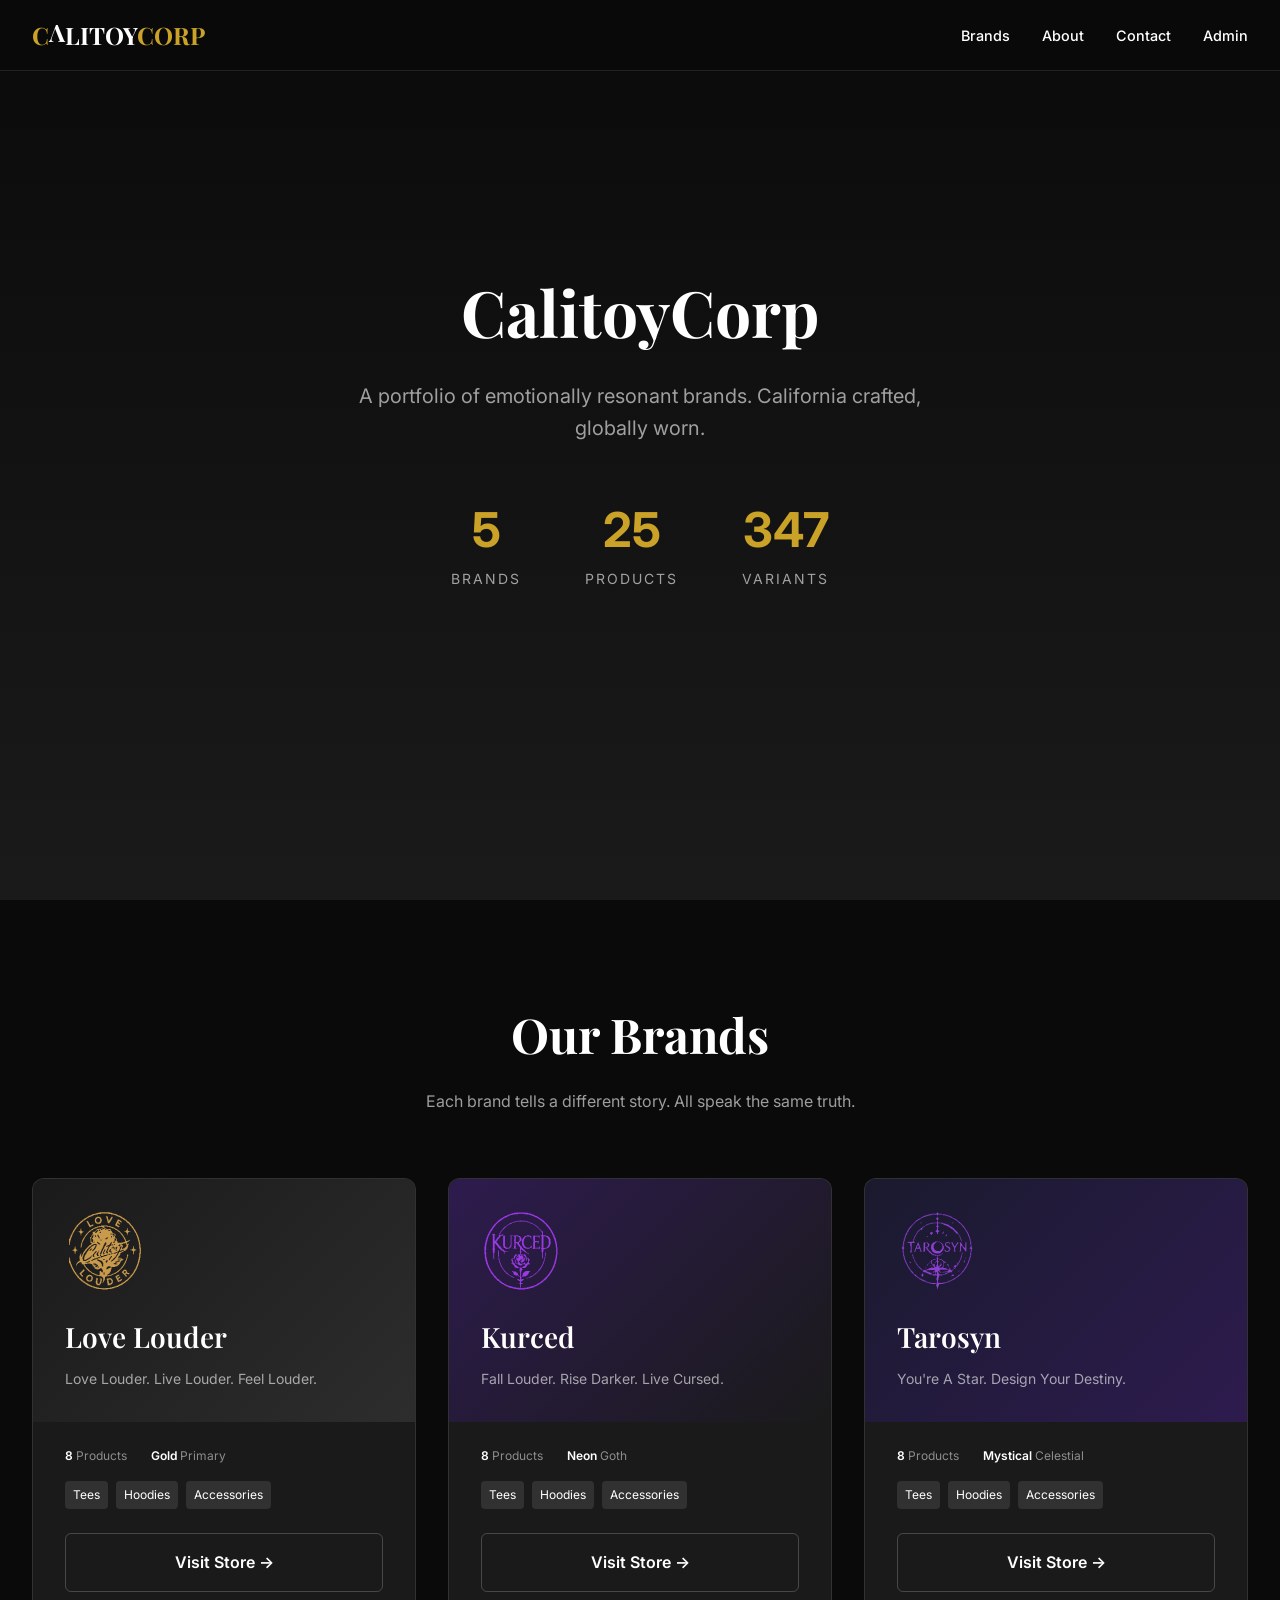
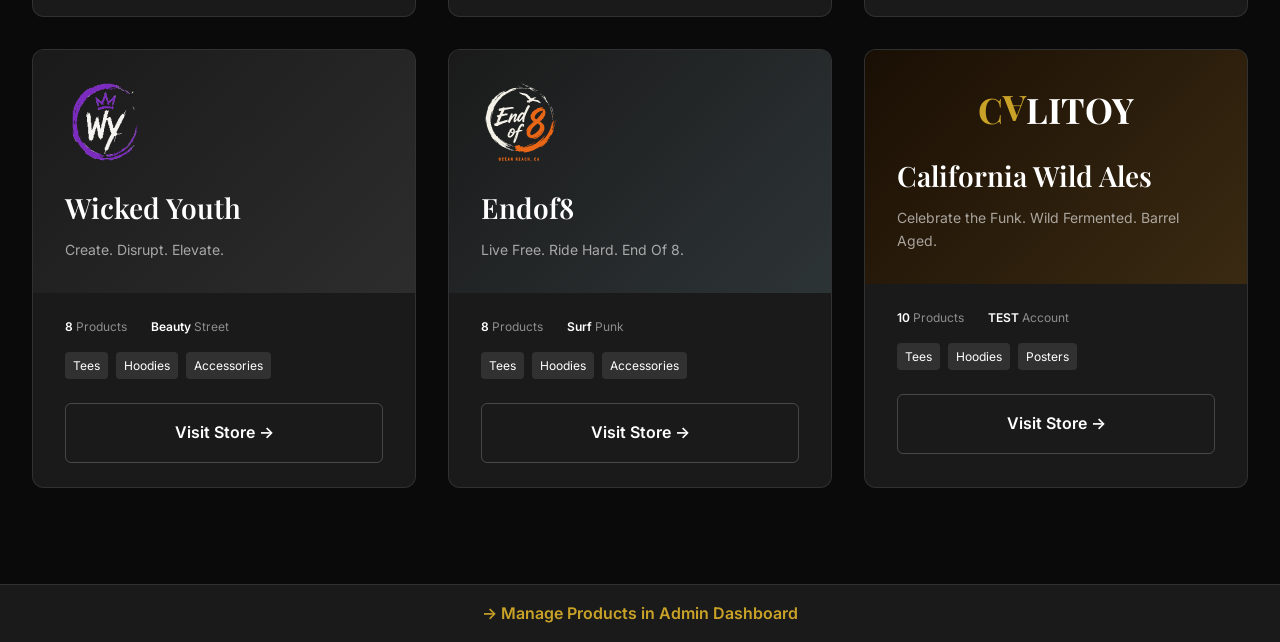
<file: index.html>
<!DOCTYPE html><html lang="en"><head><meta charset="UTF-8"><meta name="viewport" content="width=device-width,initial-scale=1"><title>CalitoyCorp | Portfolio of Brands</title><link rel="preconnect" href="https://fonts.googleapis.com"><link href="https://fonts.googleapis.com/css2?family=Inter:wght@400;500;600;700&family=Playfair+Display:wght@600;700&display=swap" rel="stylesheet"><style>:root{--black:#0A0A0A;--white:#FFFFFF;--gold:#C9A227;--grey:#1A1A1A}*{margin:0;padding:0;box-sizing:border-box}body{font-family:Inter,sans-serif;background:var(--black);color:var(--white);line-height:1.6}.header{position:fixed;top:0;left:0;right:0;background:rgba(10,10,10,.95);backdrop-filter:blur(10px);z-index:1000;border-bottom:1px solid rgba(255,255,255,.1)}.header-content{max-width:1400px;margin:0 auto;padding:1rem 2rem;display:flex;align-items:center;justify-content:space-between}.logo{display:flex;align-items:center;gap:.75rem;font-family:'Playfair Display',serif;font-size:1.5rem;font-weight:700}.logo-mark{width:40px;height:40px;border:2px solid var(--white);border-radius:50%;display:flex;align-items:center;justify-content:center;font-size:.875rem}.cmark{color:var(--gold);font-weight:700}.cmark-ra{display:inline-block;transform:rotate(180deg)}.cmark-gold{color:var(--gold)}.nav{display:flex;gap:2rem}.nav a{color:var(--white);text-decoration:none;font-size:.9rem;font-weight:500;transition:color .3s}.nav a:hover{color:var(--gold)}.hero{min-height:100vh;display:flex;flex-direction:column;align-items:center;justify-content:center;text-align:center;padding:6rem 2rem;background:linear-gradient(180deg,var(--black) 0,var(--grey) 100%)}.hero h1{font-family:'Playfair Display',serif;font-size:4rem;font-weight:700;margin-bottom:1rem}.hero-tagline{font-size:1.25rem;color:rgba(255,255,255,.6);margin-bottom:3rem;max-width:600px}.hero-stats{display:flex;gap:4rem;margin-bottom:3rem}.stat{text-align:center}.stat-value{font-size:3rem;font-weight:700;color:var(--gold)}.stat-label{font-size:.875rem;color:rgba(255,255,255,.6);text-transform:uppercase;letter-spacing:2px}.brands{padding:6rem 2rem;max-width:1400px;margin:0 auto}.section-header{text-align:center;margin-bottom:4rem}.section-header h2{font-family:'Playfair Display',serif;font-size:3rem;margin-bottom:1rem}.section-header p{color:rgba(255,255,255,.6)}.brands-grid{display:grid;grid-template-columns:repeat(auto-fill,minmax(350px,1fr));gap:2rem}.brand-card{background:var(--grey);border:1px solid rgba(255,255,255,.1);border-radius:12px;overflow:hidden;transition:all .3s;cursor:pointer}.brand-card:hover{transform:translateY(-5px);border-color:var(--gold)}.brand-header{padding:2rem;position:relative}.brand-header.lovelouder{background:linear-gradient(135deg,#1a1a1a 0,#2d2d2d 100%)}.brand-header.kurced{background:linear-gradient(135deg,#2d1b4e 0,#1a1a1a 100%)}.brand-header.tarosyn{background:linear-gradient(135deg,#1a1a2e 0,#2d1b4e 100%)}.brand-header.wickedyouth{background:linear-gradient(135deg,#1a1a1a 0,#2d2d2d 100%)}.brand-header.endof8{background:linear-gradient(135deg,#1a1a1a 0,#2d3436 100%)}.brand-icon{font-size:3rem;margin-bottom:1rem}.brand-logo-svg{margin-bottom:1rem}.brand-logo-svg img{width:80px;height:80px;object-fit:contain}.brand-name{font-family:'Playfair Display',serif;font-size:1.75rem;font-weight:600;margin-bottom:.5rem}.brand-tagline{font-size:.875rem;color:rgba(255,255,255,.6)}.brand-content{padding:1.5rem 2rem}.brand-stats{display:flex;gap:1.5rem;margin-bottom:1rem}.brand-stat{font-size:.75rem;color:rgba(255,255,255,.5)}.brand-stat span{color:var(--white);font-weight:600}.brand-products{display:flex;gap:.5rem;margin-bottom:1.5rem}.product-tag{padding:.25rem .5rem;background:rgba(255,255,255,.1);border-radius:4px;font-size:.75rem}.visit-btn{display:block;width:100%;padding:1rem;background:0 0;border:1px solid rgba(255,255,255,.2);color:var(--white);text-align:center;text-decoration:none;border-radius:6px;font-weight:600;transition:all .3s}.visit-btn:hover{background:var(--gold);color:var(--black);border-color:var(--gold)}.admin-bar{background:var(--grey);border-top:1px solid rgba(255,255,255,.1);padding:1rem 2rem;text-align:center}.admin-bar a{color:var(--gold);text-decoration:none;font-weight:600}.admin-bar a:hover{text-decoration:underline}@media (max-width:768px){.hero h1{font-size:2.5rem}.hero-stats{flex-direction:column;gap:2rem}.brands-grid{grid-template-columns:1fr}.nav{display:none}}</style></head><body><header class="header"><div class="header-content"><div class="logo"><div><span class="cmark">C</span><span class="cmark-ra">V</span>LITOY<span class="cmark-gold">CORP</span></div></div><nav class="nav"><a href="#brands">Brands</a> <a href="#about">About</a> <a href="#contact">Contact</a> <a href="admin/">Admin</a></nav></div></header><section class="hero"><h1>CalitoyCorp</h1><p class="hero-tagline">A portfolio of emotionally resonant brands. California crafted, globally worn.</p><div class="hero-stats"><div class="stat"><div class="stat-value">5</div><div class="stat-label">Brands</div></div><div class="stat"><div class="stat-value">25</div><div class="stat-label">Products</div></div><div class="stat"><div class="stat-value">875</div><div class="stat-label">Variants</div></div></div></section><section class="brands" id="brands"><div class="section-header"><h2>Our Brands</h2><p>Each brand tells a different story. All speak the same truth.</p></div><div class="brands-grid"><div class="brand-card" onclick='window.location.href="brands/lovelouder/"'><div class="brand-header lovelouder"><div class="brand-logo-svg"><img src="assets/logos/All_Brand_Logos_SVG/Calitoy_Love_Louder/Brand_Color/Primary_Crest.svg" alt="Love Louder" width="80" height="80"></div><h3 class="brand-name">Love Louder</h3><p class="brand-tagline">Love Louder. Live Louder. Feel Louder.</p></div><div class="brand-content"><div class="brand-stats"><div class="brand-stat"><span>8</span> Products</div><div class="brand-stat"><span>Gold</span> Primary</div></div><div class="brand-products"><span class="product-tag">Tees</span> <span class="product-tag">Hoodies</span> <span class="product-tag">Accessories</span></div><a href="brands/lovelouder/" class="visit-btn">Visit Store →</a></div></div><div class="brand-card" onclick='window.location.href="brands/kurced/"'><div class="brand-header kurced"><div class="brand-logo-svg"><img src="assets/logos/All_Brand_Logos_SVG/Kurced/Brand_Color/Primary_Crest.svg" alt="Kurced" width="80" height="80"></div><h3 class="brand-name">Kurced</h3><p class="brand-tagline">Fall Louder. Rise Darker. Live Cursed.</p></div><div class="brand-content"><div class="brand-stats"><div class="brand-stat"><span>8</span> Products</div><div class="brand-stat"><span>Neon</span> Goth</div></div><div class="brand-products"><span class="product-tag">Tees</span> <span class="product-tag">Hoodies</span> <span class="product-tag">Accessories</span></div><a href="brands/kurced/" class="visit-btn">Visit Store →</a></div></div><div class="brand-card" onclick='window.location.href="brands/tarosyn/"'><div class="brand-header tarosyn"><div class="brand-logo-svg"><img src="assets/logos/All_Brand_Logos_SVG/Tarosyn/Brand_Color/Primary_Crest.svg" alt="Tarosyn" width="80" height="80"></div><h3 class="brand-name">Tarosyn</h3><p class="brand-tagline">You're A Star. Design Your Destiny.</p></div><div class="brand-content"><div class="brand-stats"><div class="brand-stat"><span>8</span> Products</div><div class="brand-stat"><span>Mystical</span> Celestial</div></div><div class="brand-products"><span class="product-tag">Tees</span> <span class="product-tag">Hoodies</span> <span class="product-tag">Accessories</span></div><a href="brands/tarosyn/" class="visit-btn">Visit Store →</a></div></div><div class="brand-card" onclick='window.location.href="brands/wickedyouth/"'><div class="brand-header wickedyouth"><div class="brand-logo-svg"><img src="assets/logos/All_Brand_Logos_SVG/Wicked_Youth/Brand_Color/WY_Circle.svg" alt="Wicked Youth" width="80" height="80"></div><h3 class="brand-name">Wicked Youth</h3><p class="brand-tagline">Create. Disrupt. Elevate.</p></div><div class="brand-content"><div class="brand-stats"><div class="brand-stat"><span>8</span> Products</div><div class="brand-stat"><span>Beauty</span> Street</div></div><div class="brand-products"><span class="product-tag">Tees</span> <span class="product-tag">Hoodies</span> <span class="product-tag">Accessories</span></div><a href="brands/wickedyouth/" class="visit-btn">Visit Store →</a></div></div><div class="brand-card" onclick='window.location.href="brands/endof8/"'><div class="brand-header endof8"><div class="brand-logo-svg"><img src="assets/logos/All_Brand_Logos_SVG/Endof8/Brand_Color/Primary_Badge.svg" alt="Endof8" width="80" height="80"></div><h3 class="brand-name">Endof8</h3><p class="brand-tagline">Live Free. Ride Hard. End Of 8.</p></div><div class="brand-content"><div class="brand-stats"><div class="brand-stat"><span>8</span> Products</div><div class="brand-stat"><span>Surf</span> Punk</div></div><div class="brand-products"><span class="product-tag">Tees</span> <span class="product-tag">Hoodies</span> <span class="product-tag">Accessories</span></div><a href="brands/endof8/" class="visit-btn">Visit Store →</a></div></div><div class="brand-card" onclick='window.location.href="brands/calitoywildales/"'><div class="brand-header endof8" style="background:linear-gradient(135deg,#1a0f04 0,#3a2a12 100%)"><div class="brand-logo-svg" style="display:flex;align-items:center;justify-content:center;font-family:'Playfair Display',serif;font-weight:700;font-size:2.2rem"><span><span style="color:var(--gold)">C</span><span style="display:inline-block;transform:rotate(180deg);color:var(--gold)">A</span>LITOY</span></div><h3 class="brand-name">California Wild Ales</h3><p class="brand-tagline">Celebrate the Funk. Wild Fermented. Barrel Aged.</p></div><div class="brand-content"><div class="brand-stats"><div class="brand-stat"><span>10</span> Products</div><div class="brand-stat"><span>TEST</span> Account</div></div><div class="brand-products"><span class="product-tag">Tees</span> <span class="product-tag">Hoodies</span> <span class="product-tag">Posters</span></div><a href="brands/calitoywildales/" class="visit-btn">Visit Store →</a></div></div></div></section><div class="admin-bar"><a href="admin/">→ Manage Products in Admin Dashboard</a></div><script>function animateValue(t,e,a,n){let l=e<a?1:-1;n=Math.abs(Math.floor(n/(a-e)));let o=e,r=setInterval(()=>{o+=l,(t.textContent=o)===a&&clearInterval(r)},n)}document.addEventListener("DOMContentLoaded",()=>{document.querySelectorAll(".stat-value").forEach(t=>{var e=t.textContent;t.textContent="0",animateValue(t,0,parseInt(e),1e3)})})</script></body></html>
</file>
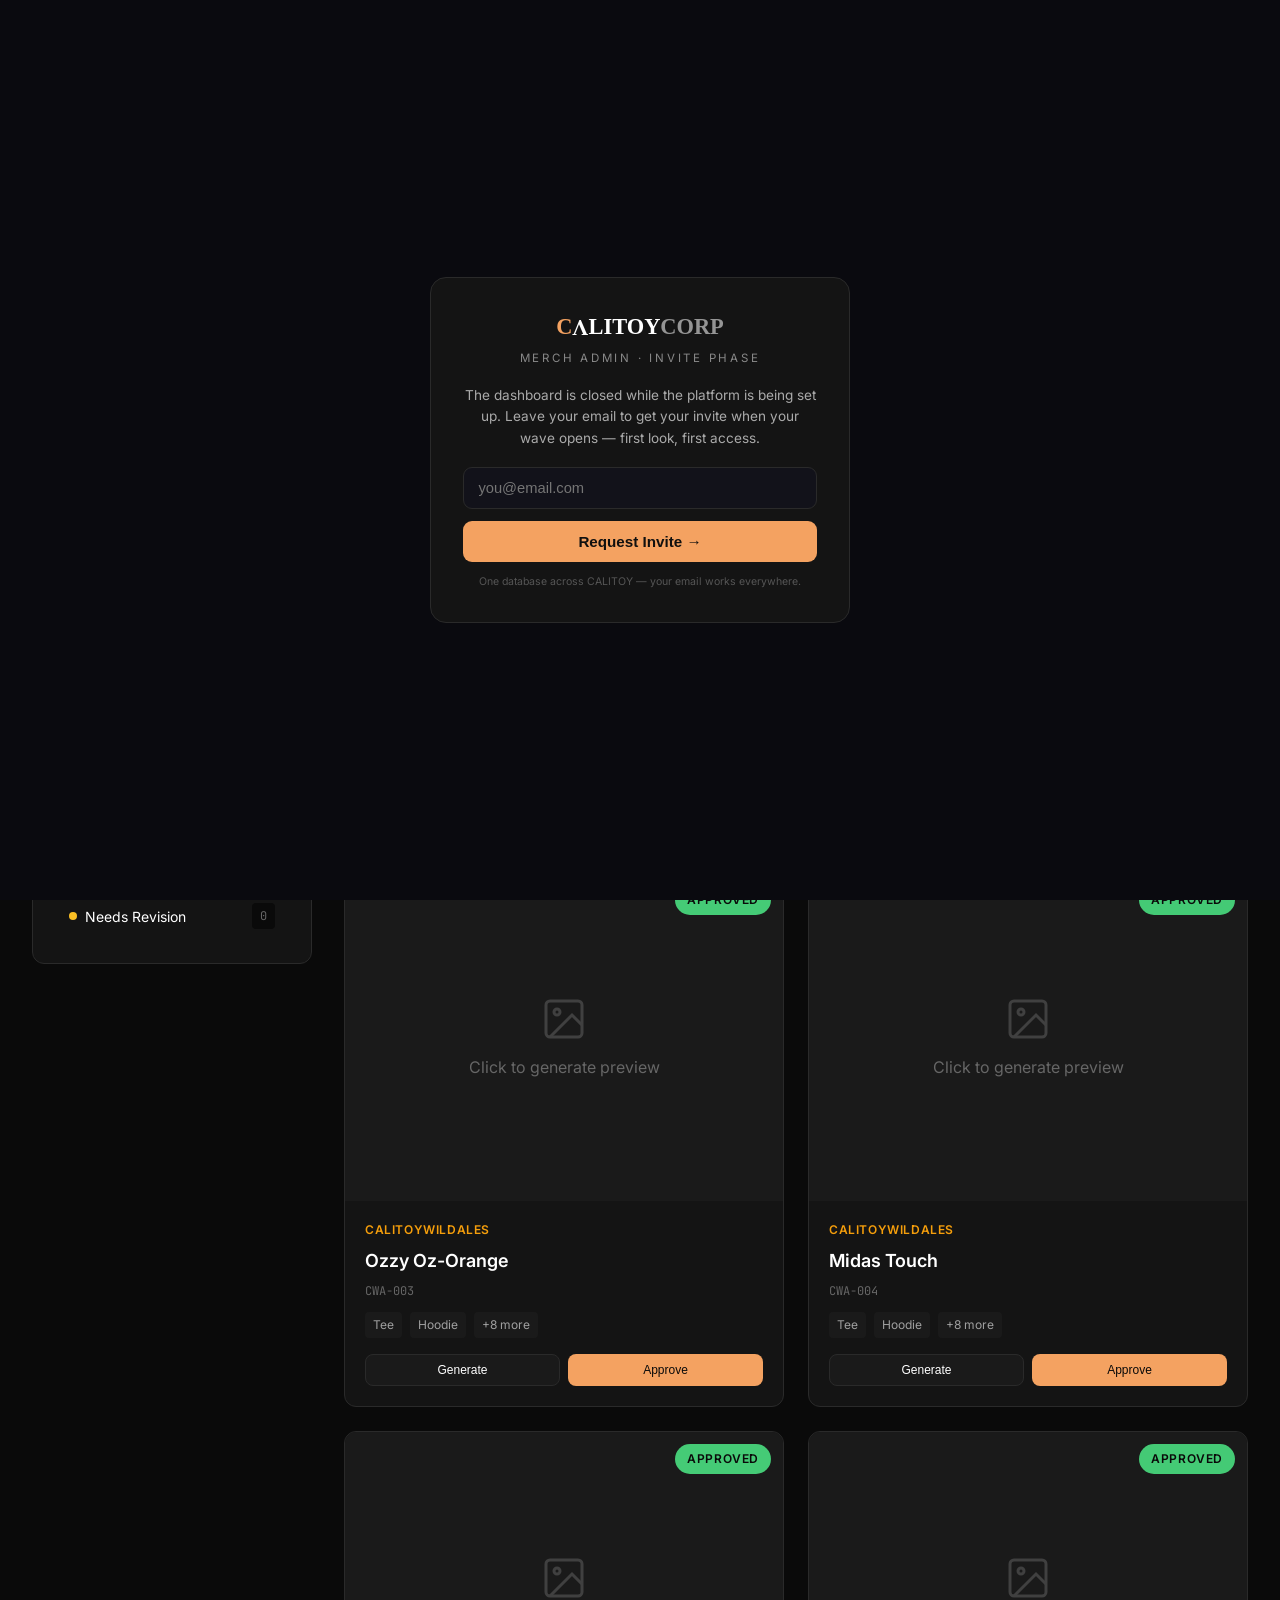
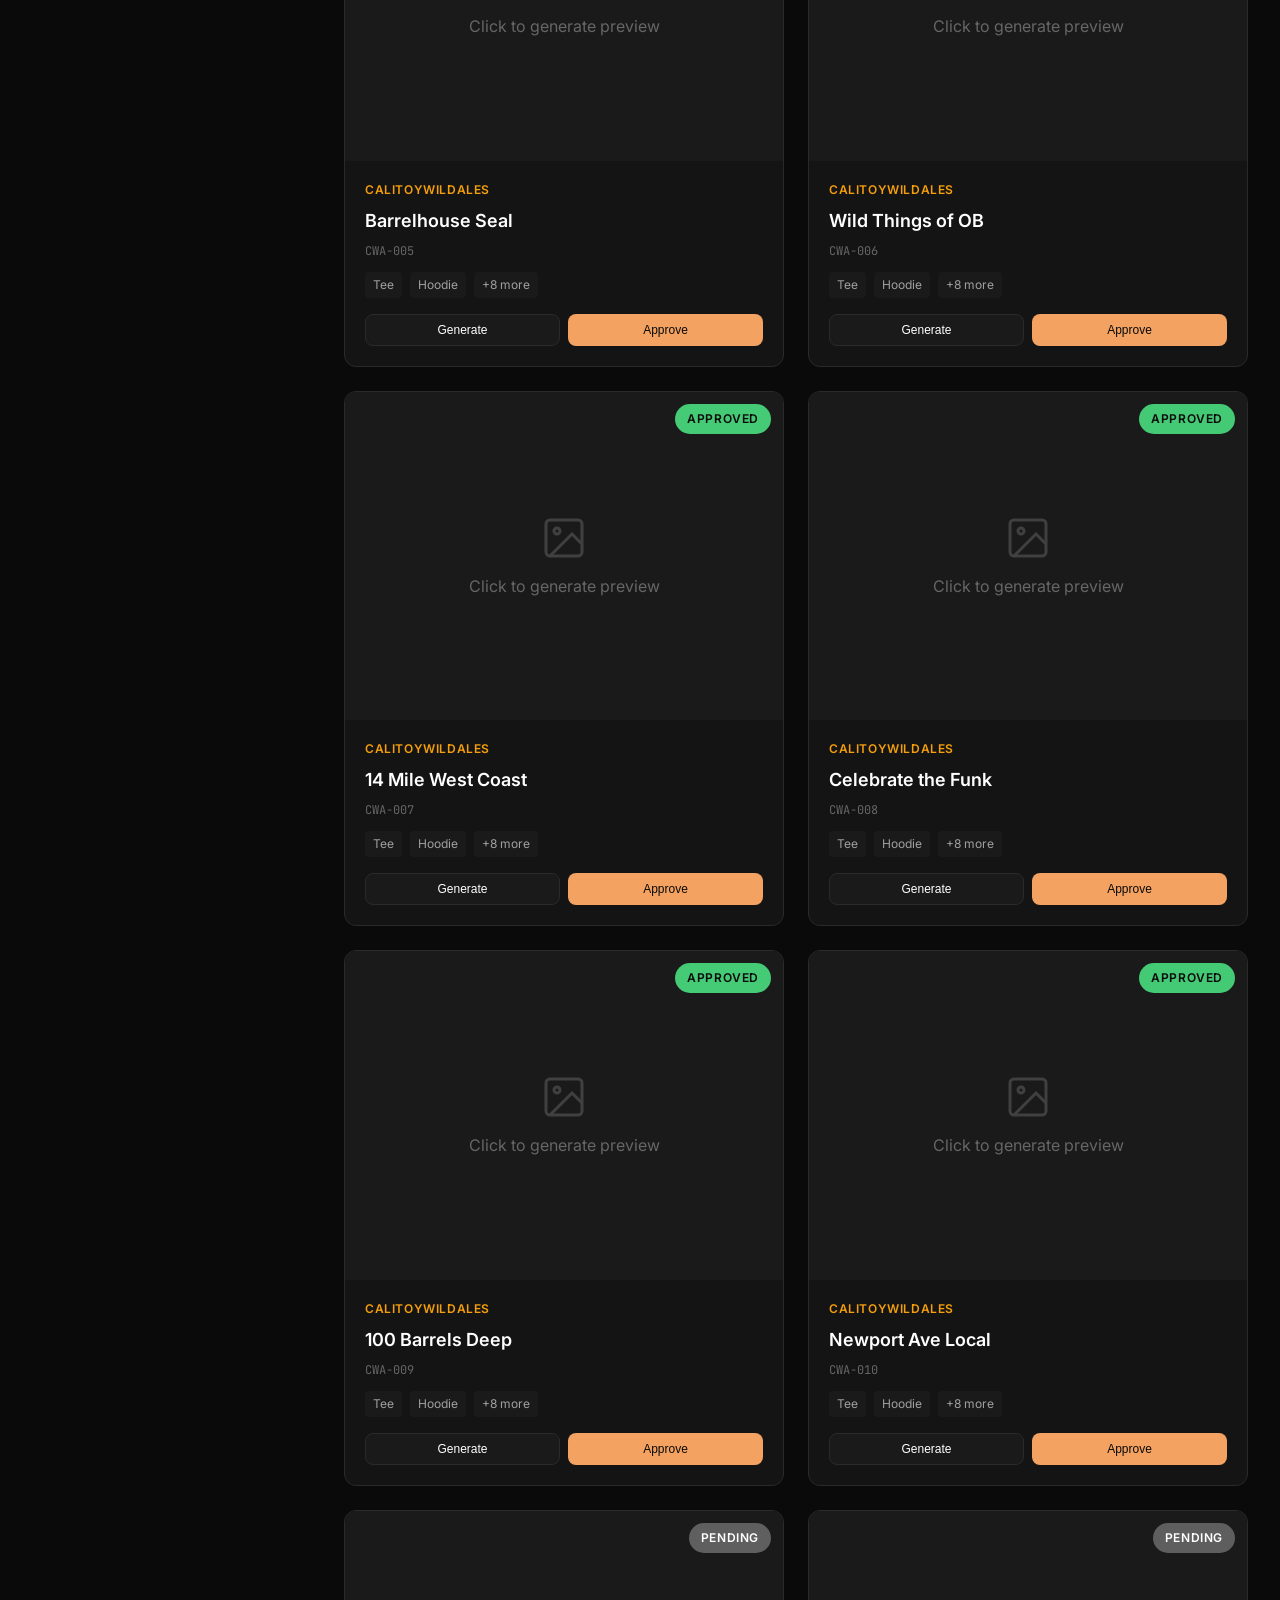
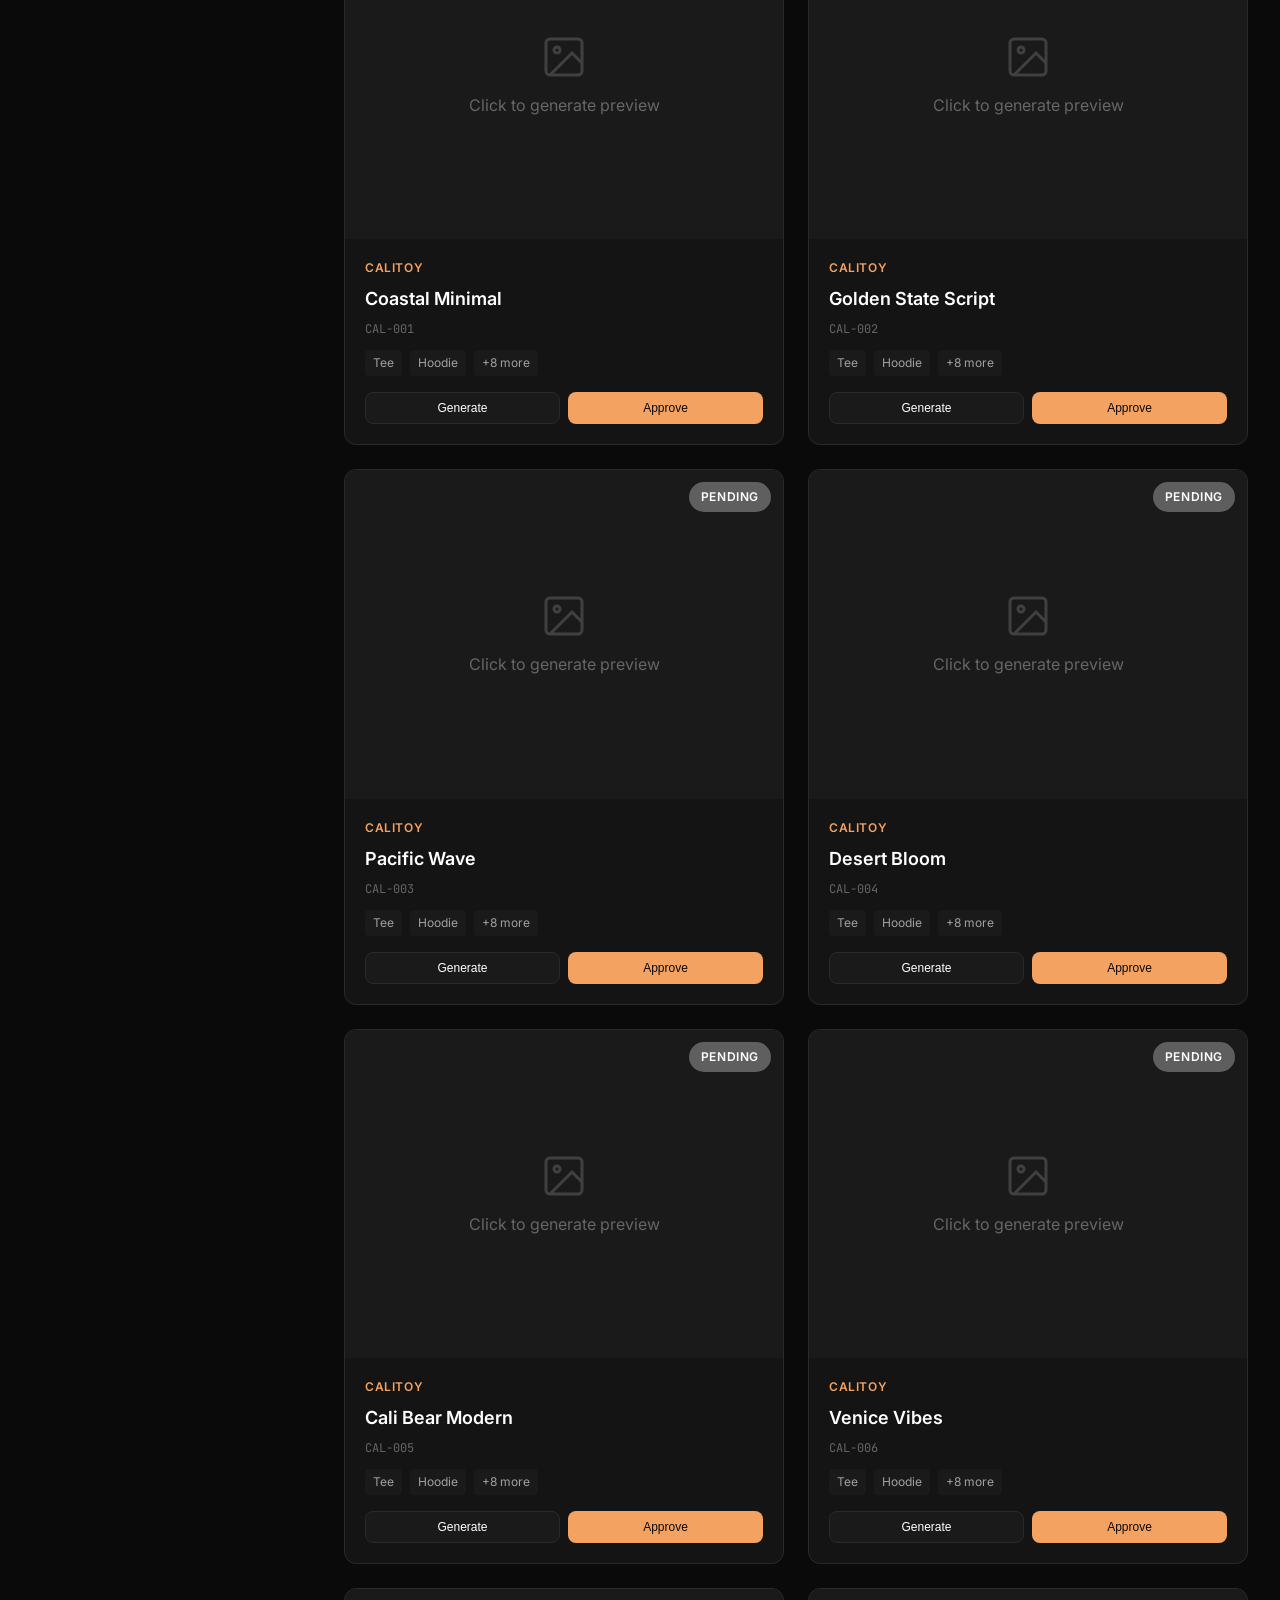
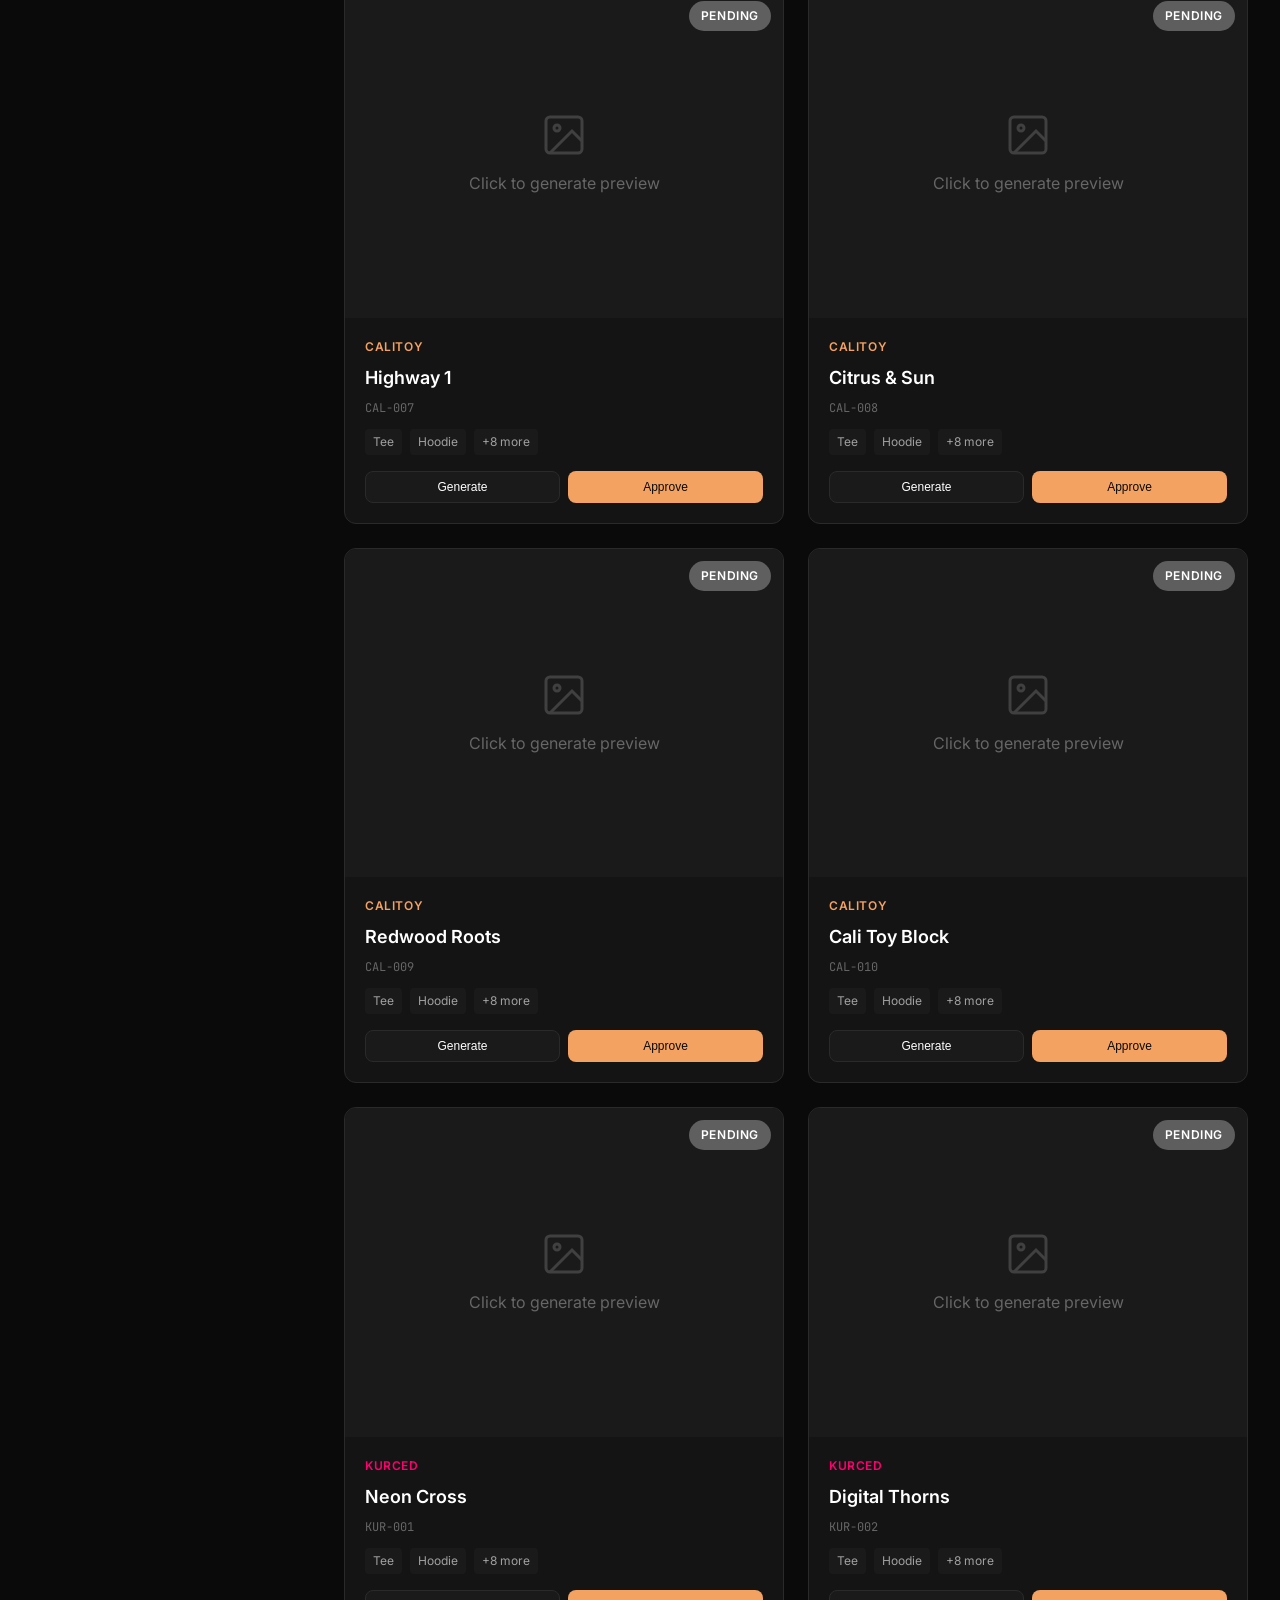
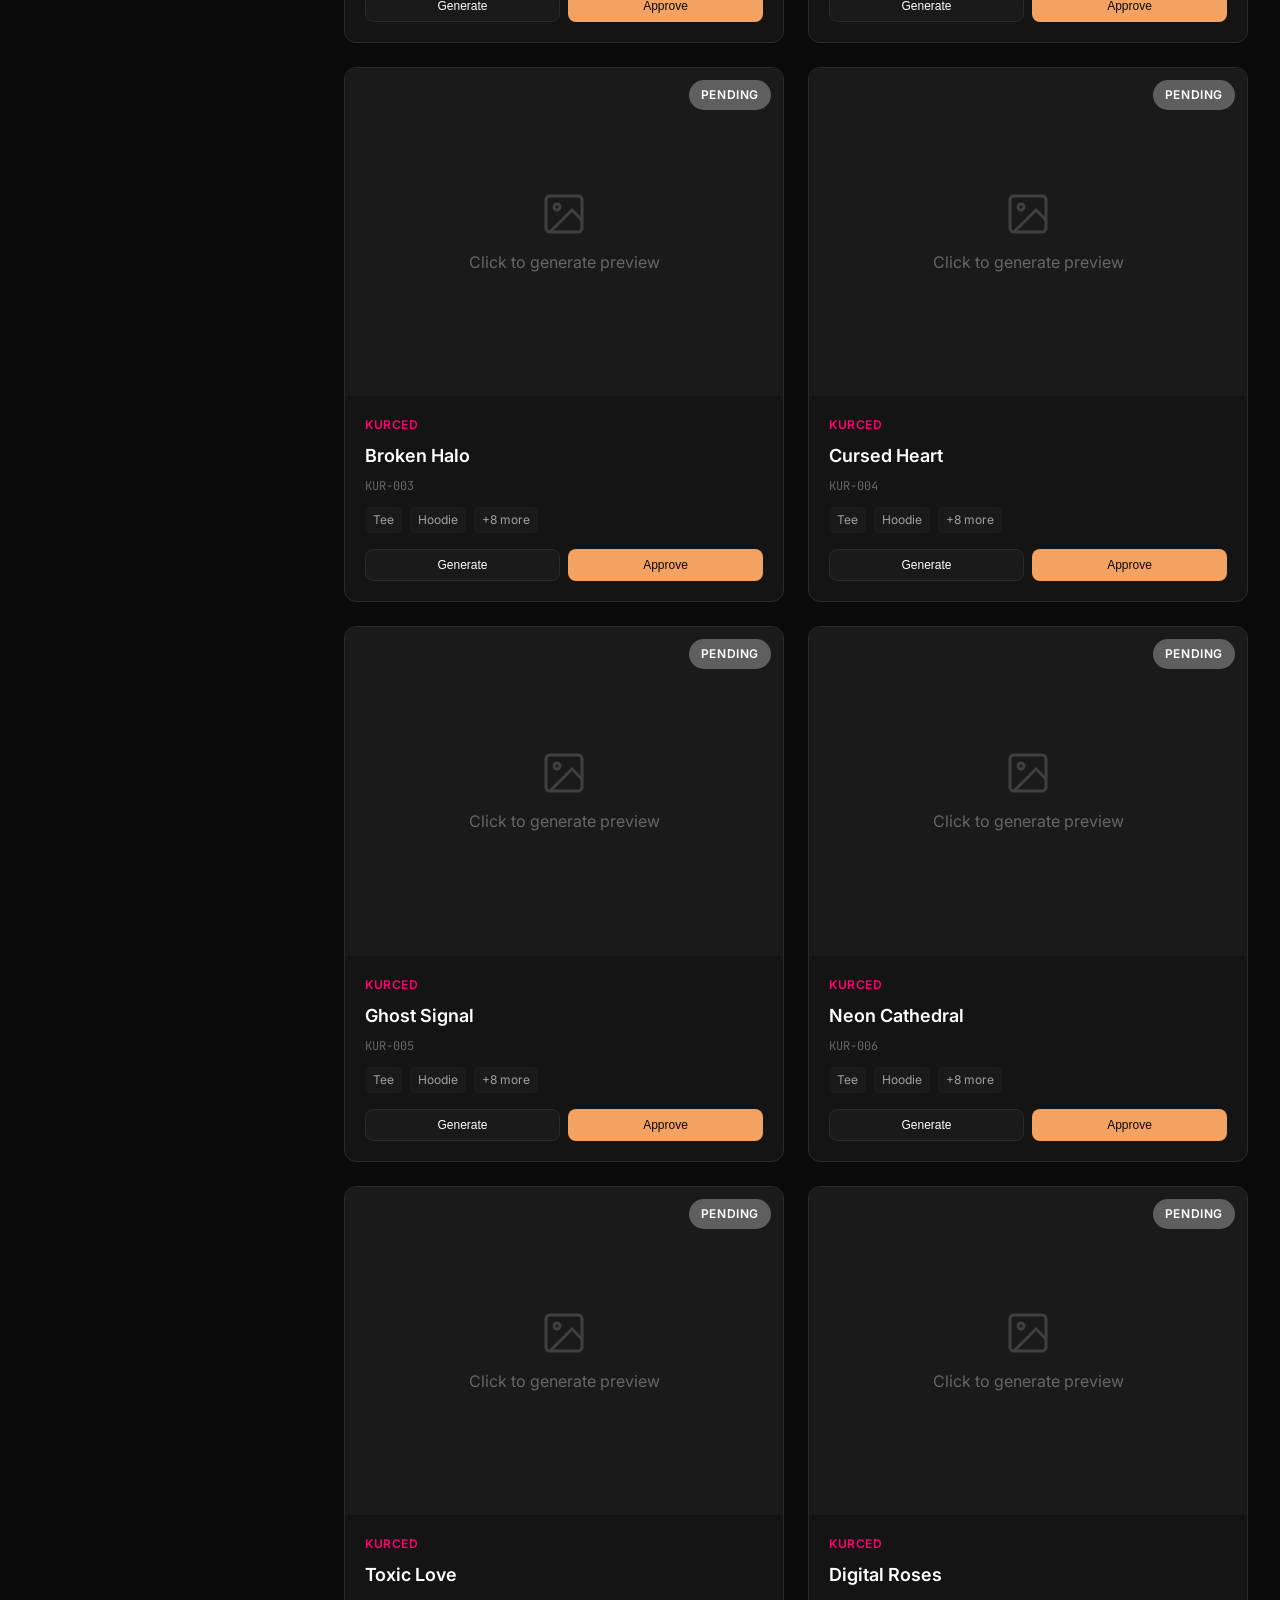
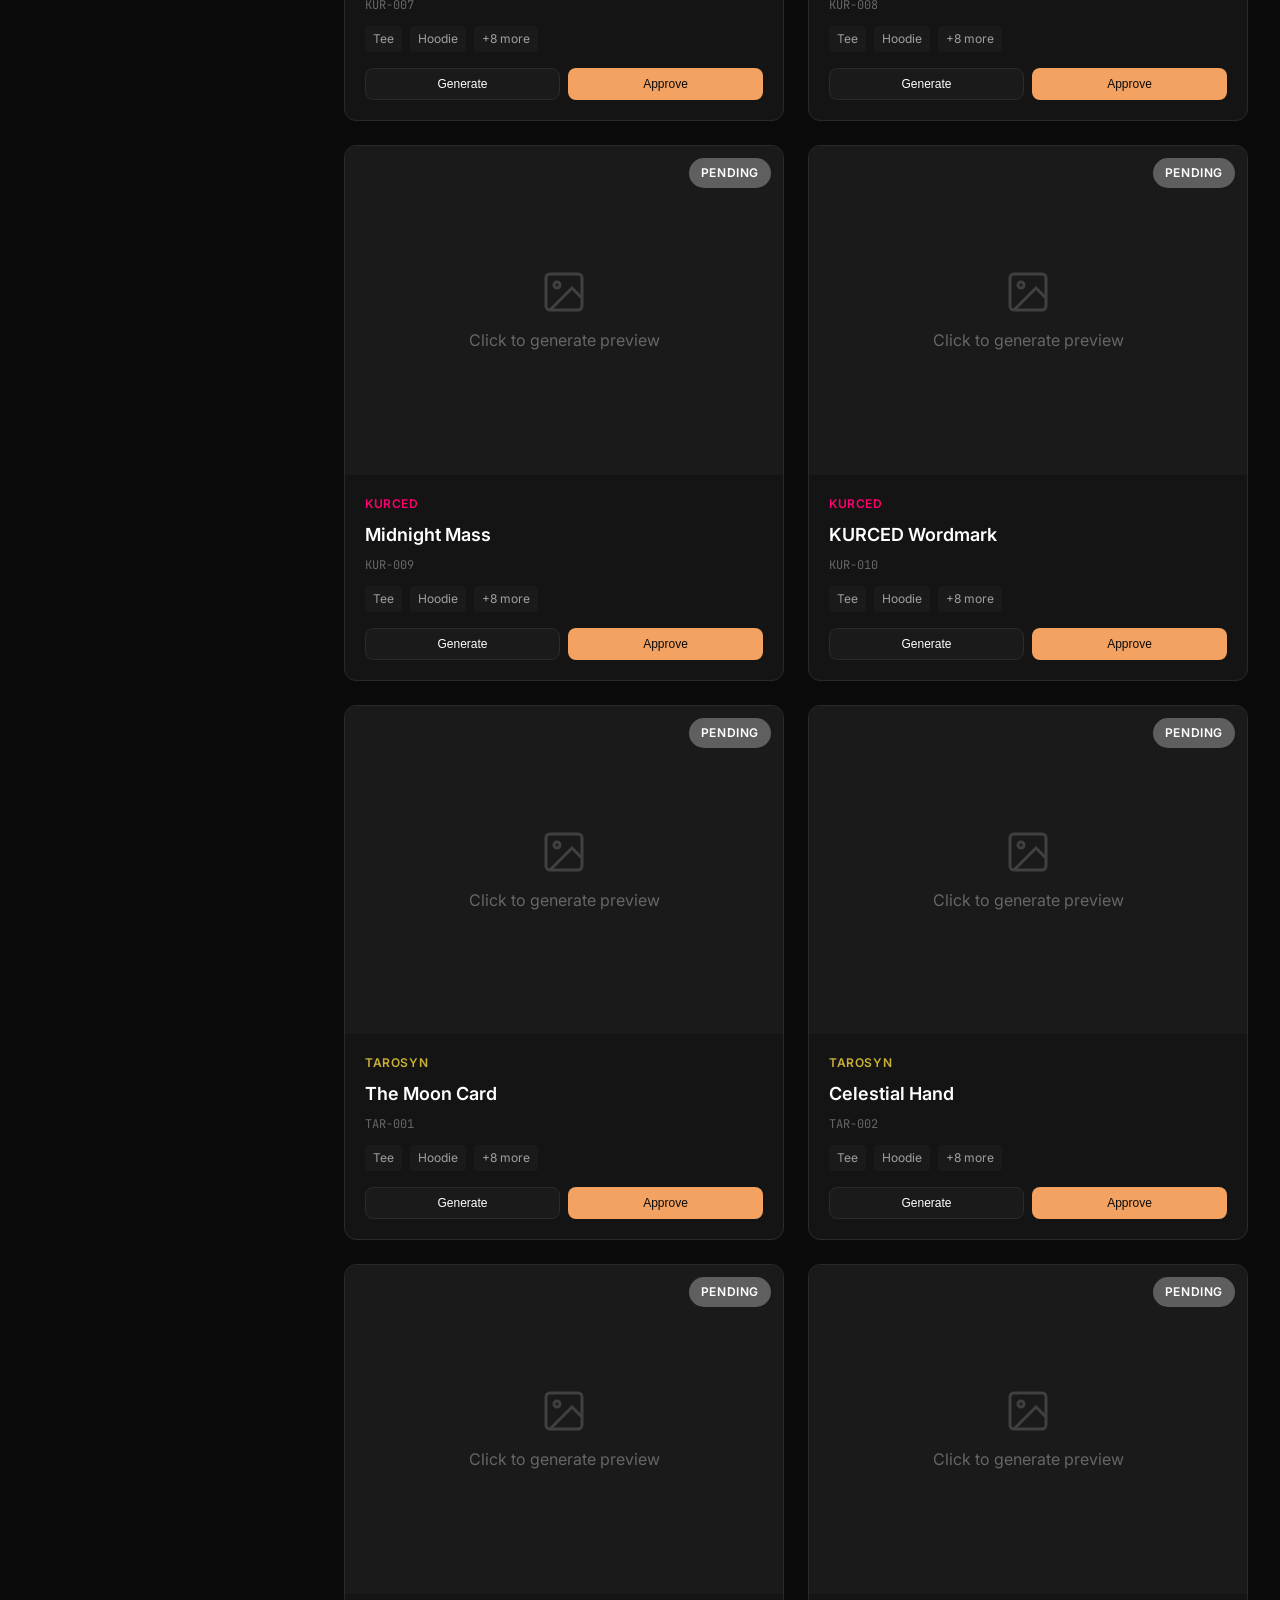
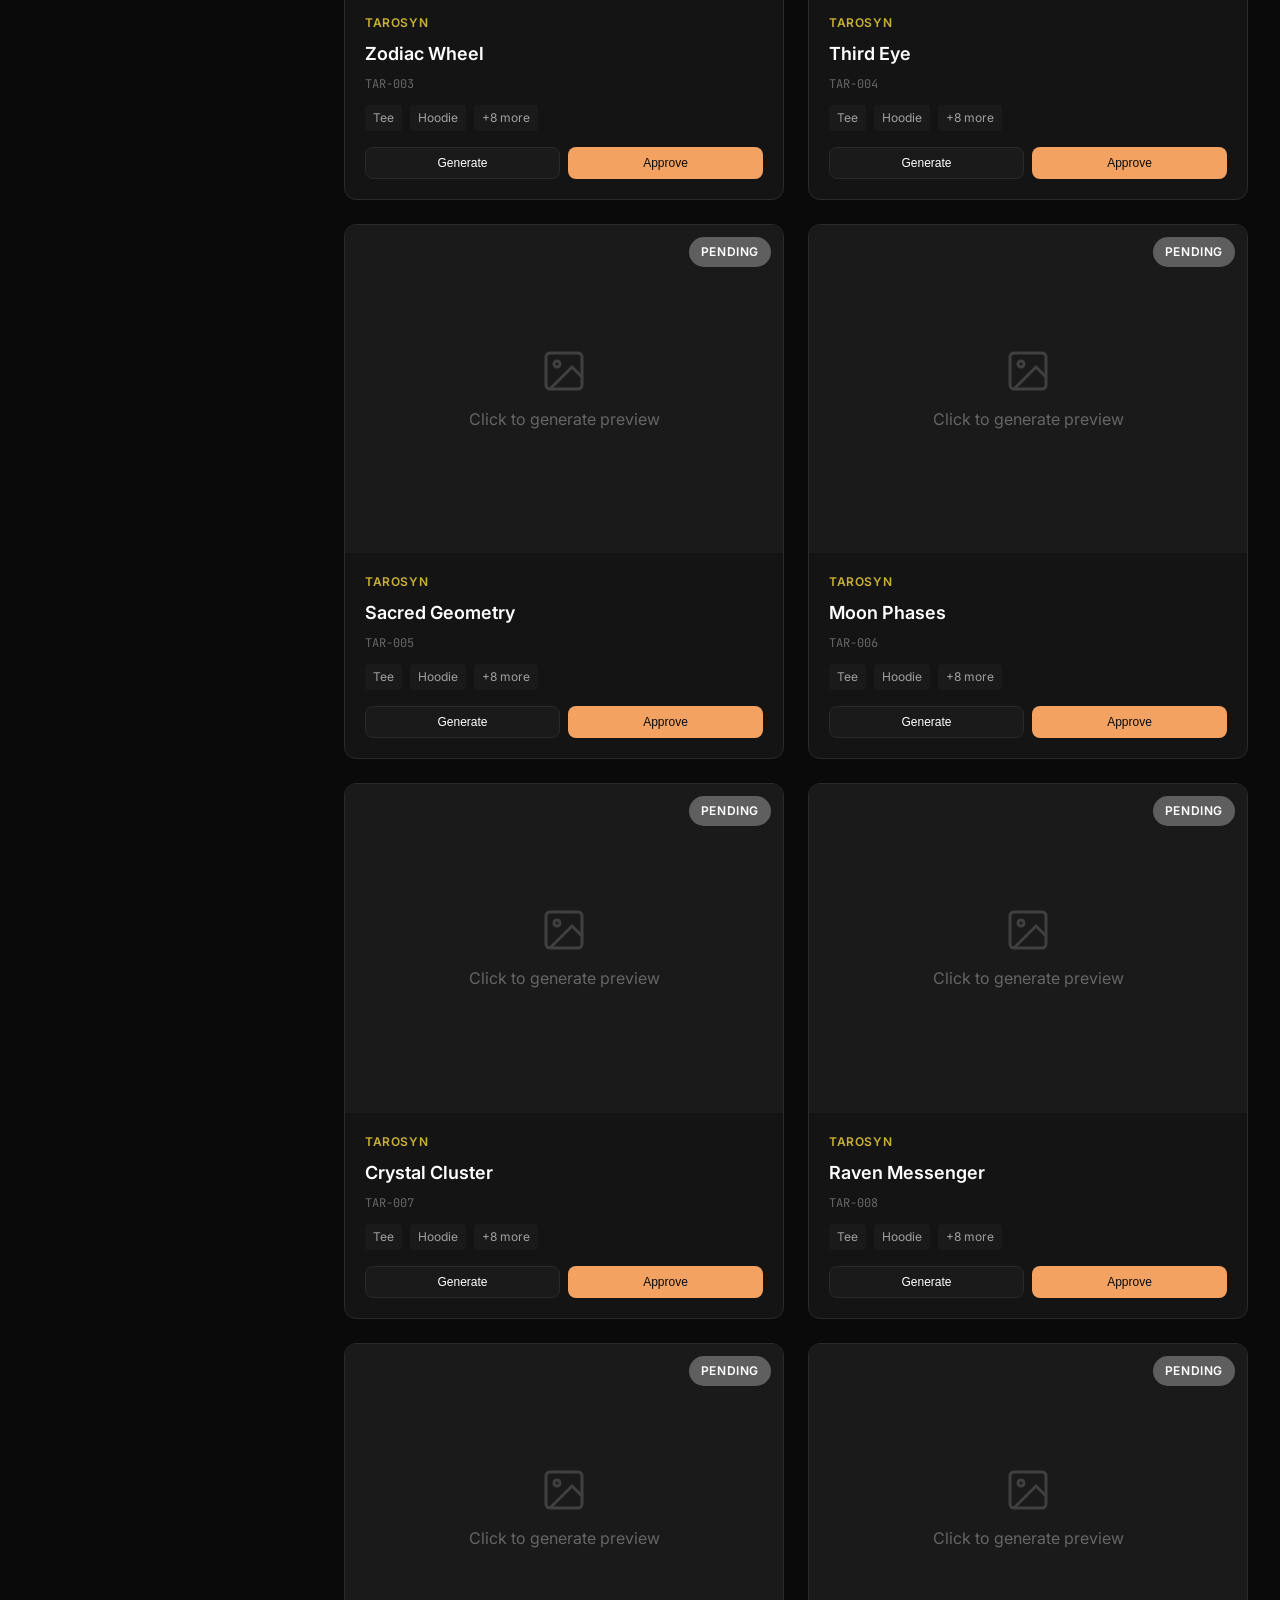
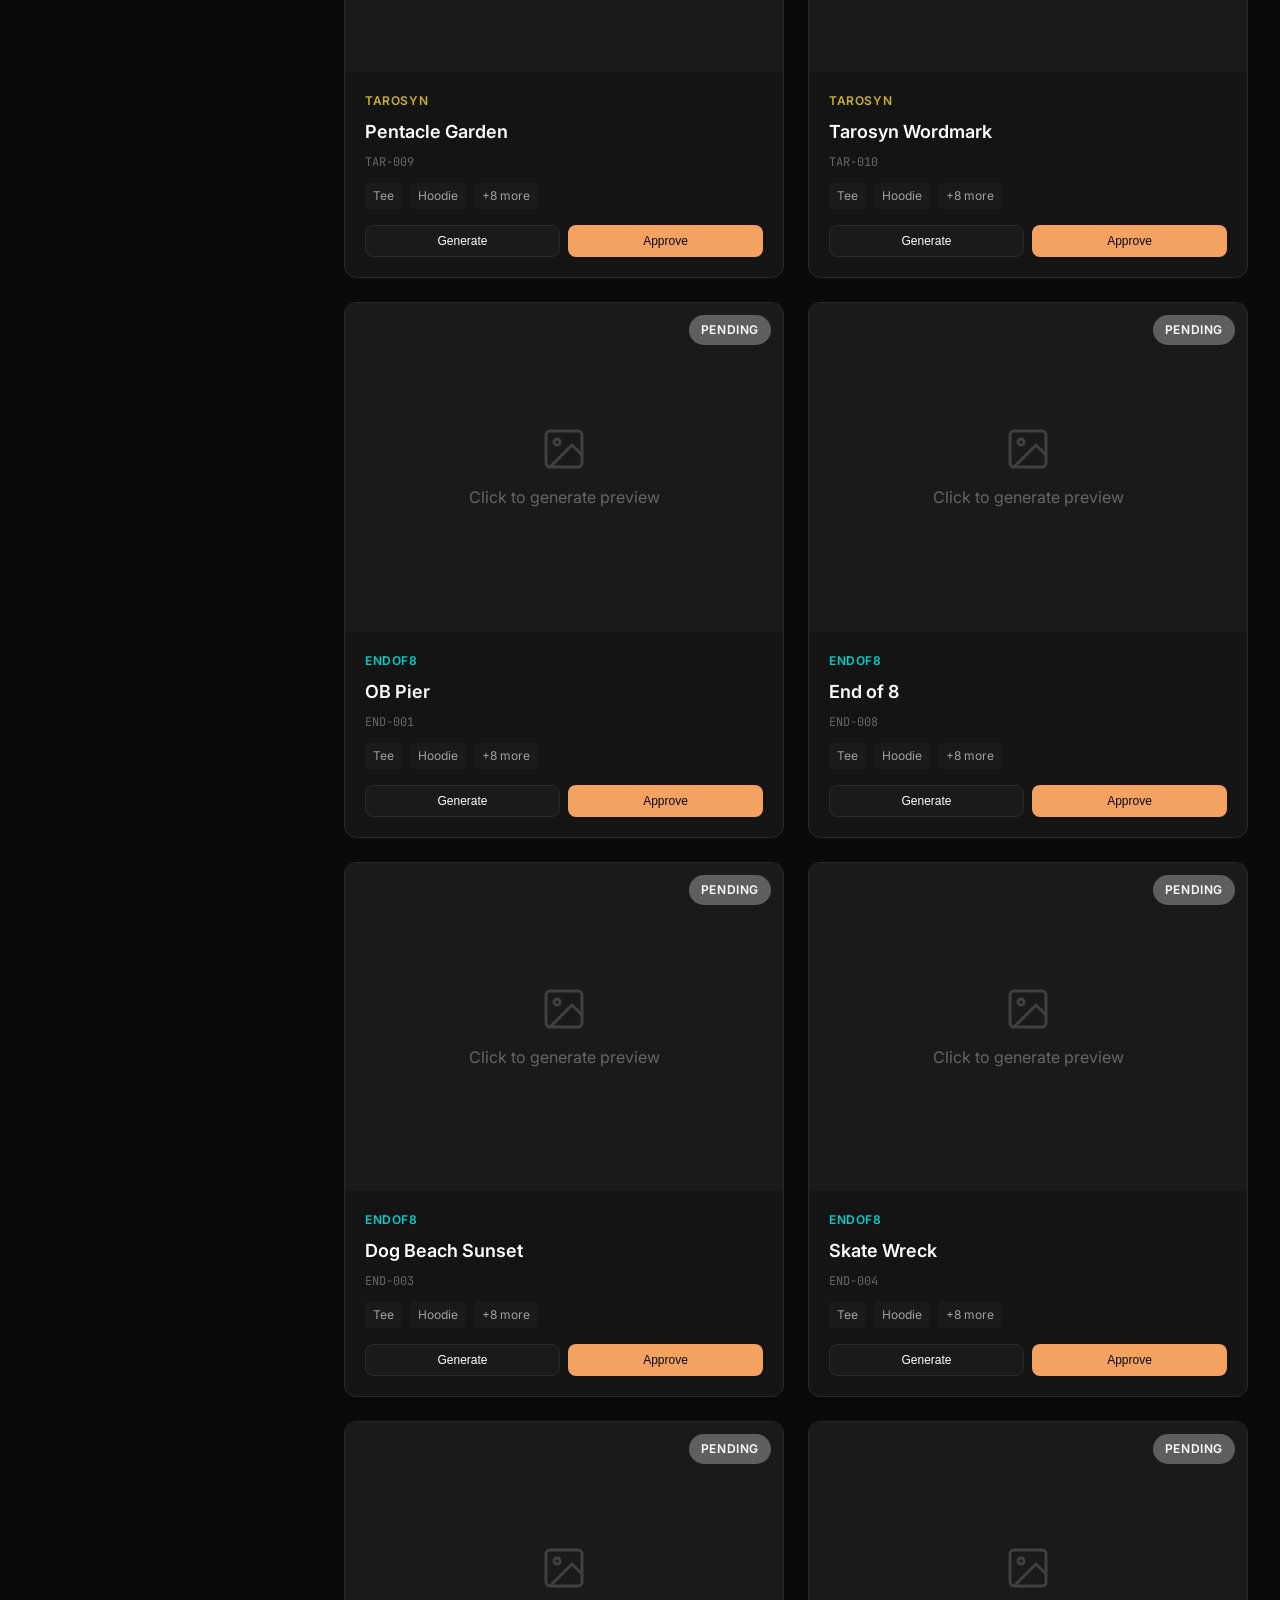
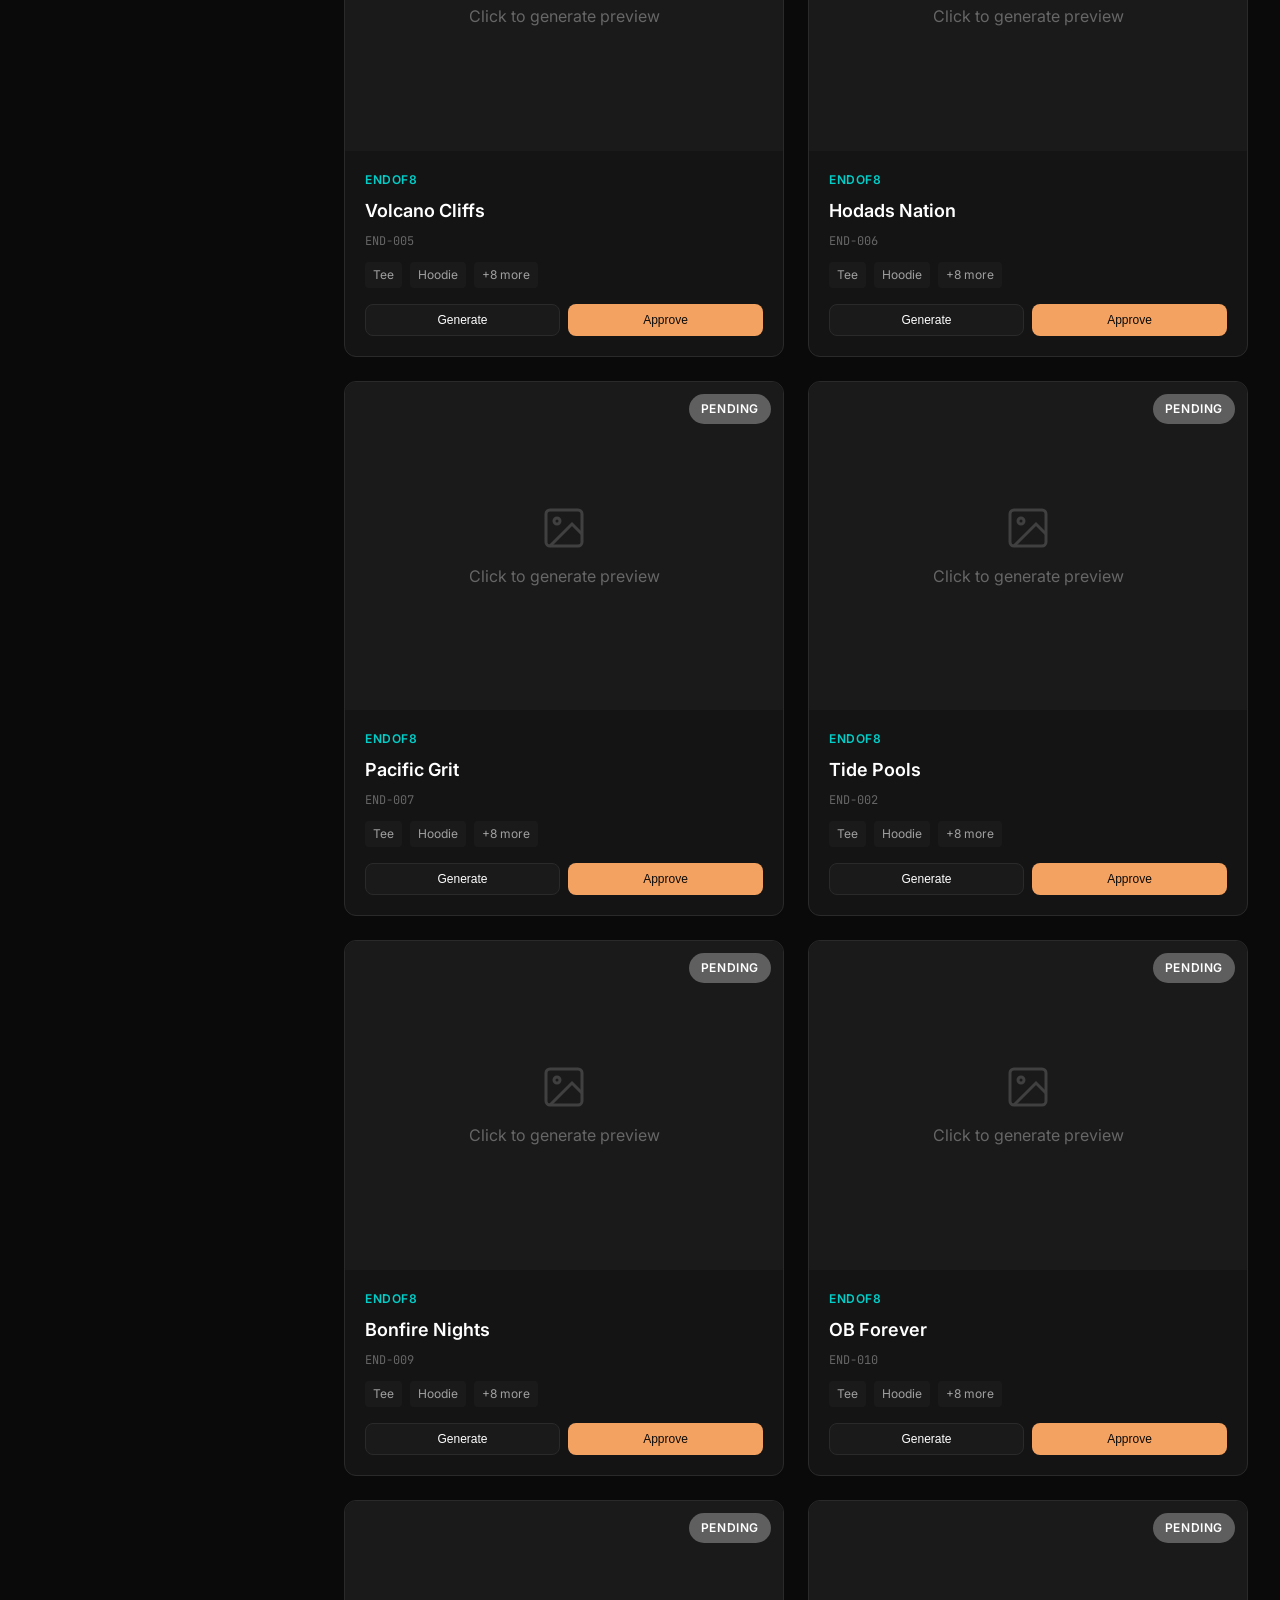
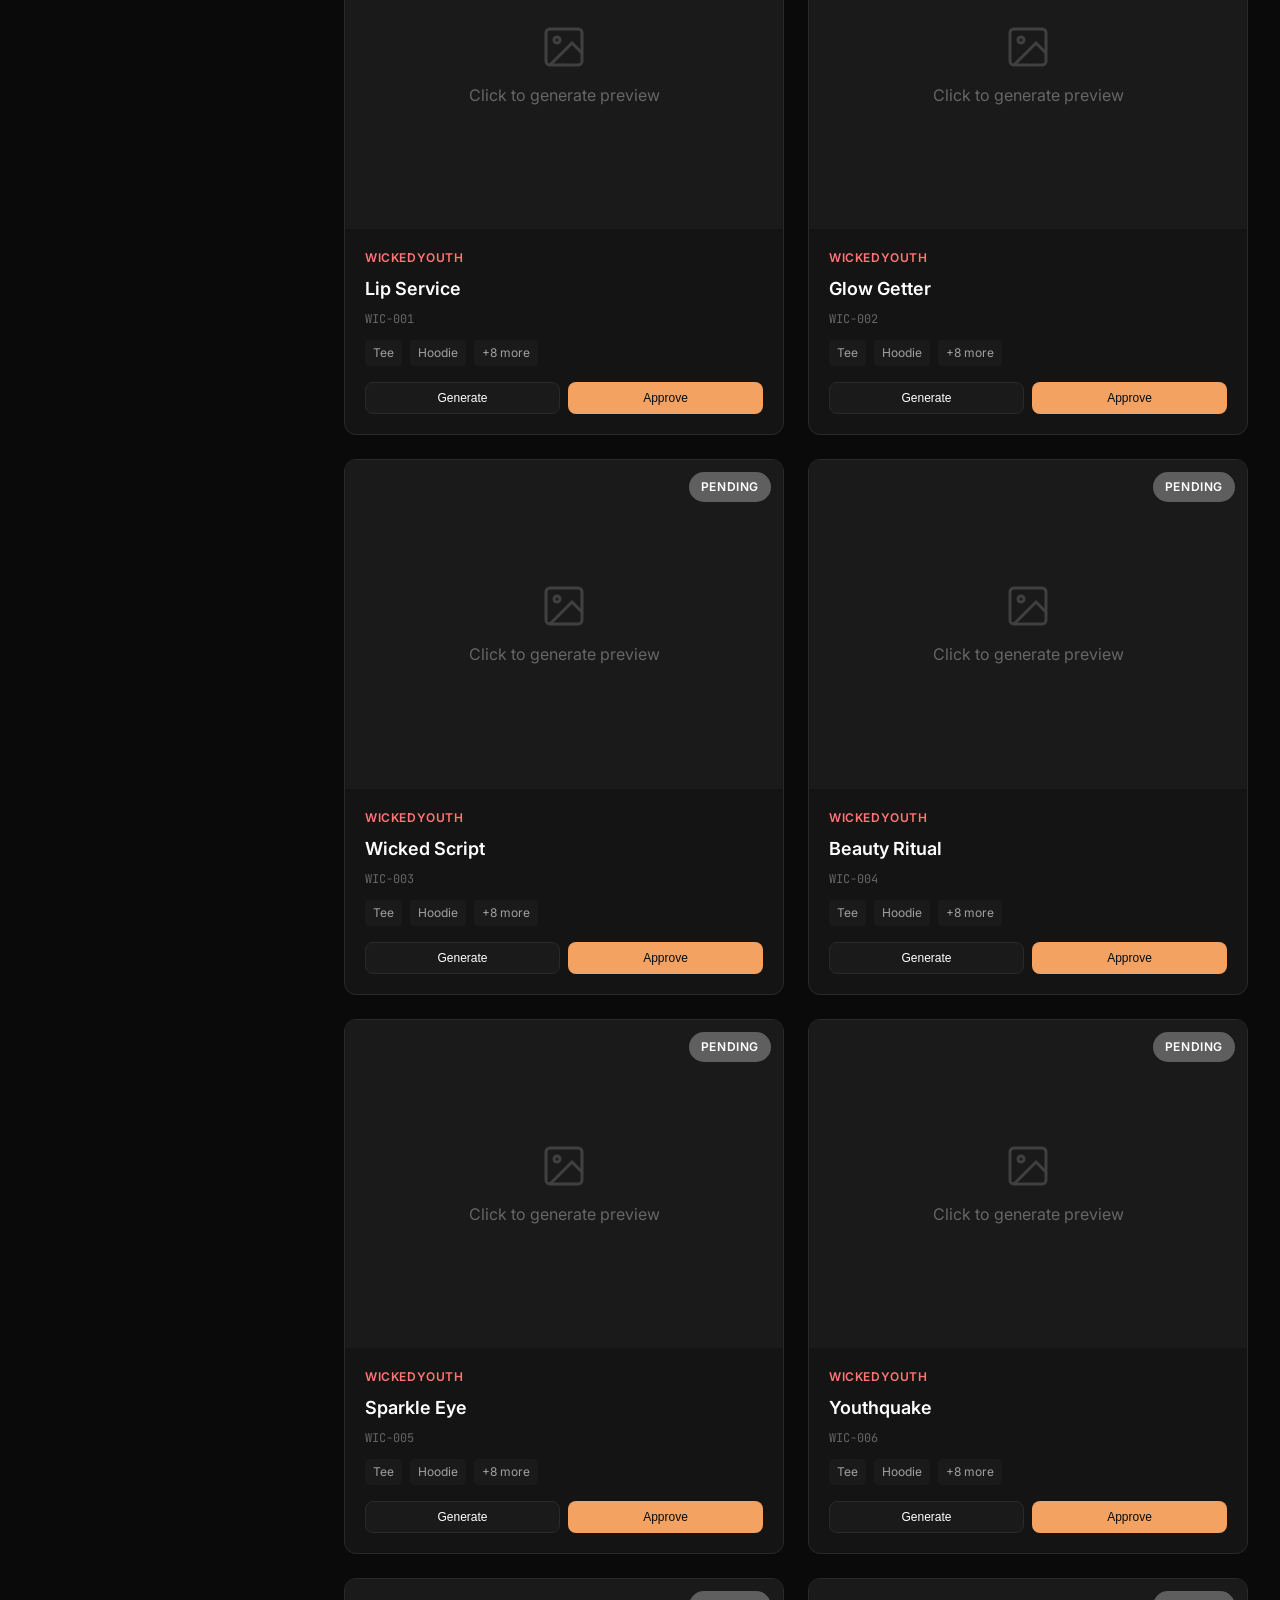
<file: admin/index.html>
<!DOCTYPE html><html lang="en"><head><meta charset="UTF-8"><meta name="viewport" content="width=device-width,initial-scale=1"><meta name="robots" content="noindex, nofollow"><title>CalitoyCorp Merch Admin | Design Approval Dashboard</title><link rel="preconnect" href="https://fonts.googleapis.com"><link rel="preconnect" href="https://fonts.gstatic.com" crossorigin><link href="https://fonts.googleapis.com/css2?family=Inter:wght@400;500;600;700&family=JetBrains+Mono:wght@400;500&display=swap" rel="stylesheet"><style>:root{--bg-primary:#0a0a0a;--bg-secondary:#141414;--bg-tertiary:#1a1a1a;--bg-card:#1f1f1f;--border:#2a2a2a;--text-primary:#ffffff;--text-secondary:#a0a0a0;--text-muted:#666666;--accent:#f4a261;--accent-hover:#e89550;--success:#4ade80;--warning:#fbbf24;--danger:#f87171;--info:#60a5fa;--calitoy:#f4a261;--kurced:#ff006e;--tarosyn:#c9b037;--endof8:#00cec9;--wickedyouth:#ff7675;--calitoywildales:#f59e0b}*{margin:0;padding:0;box-sizing:border-box}body{font-family:Inter,sans-serif;background:var(--bg-primary);color:var(--text-primary);min-height:100vh;line-height:1.5}.header{background:var(--bg-secondary);border-bottom:1px solid var(--border);padding:1rem 2rem;position:sticky;top:0;z-index:100}.header-content{max-width:1800px;margin:0 auto;display:flex;align-items:center;justify-content:space-between}.logo{display:flex;align-items:center;gap:.75rem;font-weight:700;font-size:1.25rem;letter-spacing:-.02em}.logo-mark{width:36px;height:36px;background:var(--accent);border-radius:8px;display:flex;align-items:center;justify-content:center;font-size:.875rem;color:var(--bg-primary)}.cmark{color:var(--accent);font-weight:700}.cmark-ra{display:inline-block;transform:rotate(180deg)}.logo span{color:var(--text-secondary);font-weight:500}.header-nav{display:flex;gap:2rem}.header-nav a{color:var(--text-secondary);text-decoration:none;font-size:.875rem;font-weight:500;transition:color .2s}.header-nav a.active,.header-nav a:hover{color:var(--text-primary)}.header-actions{display:flex;gap:1rem;align-items:center}.sync-status{display:flex;align-items:center;gap:.5rem;font-size:.75rem;color:var(--text-muted)}.sync-status::before{content:'';width:8px;height:8px;border-radius:50%;background:var(--success);animation:pulse 2s infinite}@keyframes pulse{0%,100%{opacity:1}50%{opacity:.5}}.main-container{max-width:1800px;margin:0 auto;padding:2rem;display:grid;grid-template-columns:280px 1fr;gap:2rem}.sidebar{position:sticky;top:80px;height:calc(100vh - 100px)}.brand-filter{background:var(--bg-secondary);border:1px solid var(--border);border-radius:12px;padding:1.5rem;margin-bottom:1.5rem}.filter-title{font-size:.75rem;font-weight:600;text-transform:uppercase;letter-spacing:.05em;color:var(--text-muted);margin-bottom:1rem}.brand-list{display:flex;flex-direction:column;gap:.5rem}.brand-item{display:flex;align-items:center;gap:.75rem;padding:.75rem;border-radius:8px;cursor:pointer;transition:all .2s;border:1px solid transparent}.brand-item:hover{background:var(--bg-tertiary)}.brand-item.active{background:var(--bg-tertiary);border-color:var(--border)}.brand-color{width:12px;height:12px;border-radius:3px}.brand-color.calitoy{background:var(--calitoy)}.brand-color.kurced{background:var(--kurced)}.brand-color.tarosyn{background:var(--tarosyn)}.brand-color.endof8{background:var(--endof8)}.brand-color.wickedyouth{background:var(--wickedyouth)}.brand-color.calitoywildales{background:var(--calitoywildales)}.brand-name{flex:1;font-size:.875rem;font-weight:500}.brand-count{font-size:.75rem;color:var(--text-muted);font-family:'JetBrains Mono',monospace;background:var(--bg-primary);padding:.25rem .5rem;border-radius:4px}.status-filter{background:var(--bg-secondary);border:1px solid var(--border);border-radius:12px;padding:1.5rem}.status-list{display:flex;flex-direction:column;gap:.5rem}.status-item{display:flex;align-items:center;justify-content:space-between;padding:.625rem .75rem;border-radius:6px;cursor:pointer;font-size:.875rem;transition:all .2s}.status-item:hover{background:var(--bg-tertiary)}.status-item.active{background:var(--bg-tertiary)}.status-dot{width:8px;height:8px;border-radius:50%;margin-right:.5rem}.status-dot.pending{background:var(--text-muted)}.status-dot.approved{background:var(--success)}.status-dot.live{background:var(--info)}.status-dot.revisions{background:var(--warning)}.content{min-height:calc(100vh - 100px)}.content-header{display:flex;align-items:center;justify-content:space-between;margin-bottom:1.5rem}.content-title{font-size:1.5rem;font-weight:700;letter-spacing:-.02em}.content-actions{display:flex;gap:1rem}.btn{display:inline-flex;align-items:center;gap:.5rem;padding:.625rem 1rem;border-radius:8px;font-size:.875rem;font-weight:500;cursor:pointer;transition:all .2s;border:1px solid transparent}.btn-primary{background:var(--accent);color:var(--bg-primary)}.btn-primary:hover{background:var(--accent-hover)}.btn-secondary{background:var(--bg-tertiary);color:var(--text-primary);border-color:var(--border)}.btn-secondary:hover{background:var(--bg-card)}.stats-bar{display:grid;grid-template-columns:repeat(4,1fr);gap:1rem;margin-bottom:2rem}.stat-card{background:var(--bg-secondary);border:1px solid var(--border);border-radius:12px;padding:1.25rem}.stat-value{font-size:2rem;font-weight:700;margin-bottom:.25rem}.stat-label{font-size:.875rem;color:var(--text-secondary)}.designs-grid{display:grid;grid-template-columns:repeat(auto-fill,minmax(320px,1fr));gap:1.5rem}.design-card{background:var(--bg-secondary);border:1px solid var(--border);border-radius:12px;overflow:hidden;transition:all .2s}.design-card:hover{border-color:var(--text-muted);transform:translateY(-2px)}.design-preview{aspect-ratio:4/3;background:var(--bg-tertiary);display:flex;align-items:center;justify-content:center;position:relative;overflow:hidden}.design-preview img{width:100%;height:100%;object-fit:cover}.design-placeholder{display:flex;flex-direction:column;align-items:center;gap:.75rem;color:var(--text-muted)}.design-placeholder svg{width:48px;height:48px;opacity:.5}.design-status{position:absolute;top:.75rem;right:.75rem;padding:.375rem .75rem;border-radius:20px;font-size:.75rem;font-weight:600;text-transform:uppercase;letter-spacing:.05em}.design-status.pending{background:rgba(102,102,102,.9);color:var(--text-primary)}.design-status.approved{background:rgba(74,222,128,.9);color:var(--bg-primary)}.design-status.live{background:rgba(96,165,250,.9);color:var(--bg-primary)}.design-status.revisions{background:rgba(251,191,36,.9);color:var(--bg-primary)}.design-info{padding:1.25rem}.design-brand{font-size:.75rem;font-weight:600;text-transform:uppercase;letter-spacing:.05em;margin-bottom:.5rem}.design-brand.calitoy{color:var(--calitoy)}.design-brand.kurced{color:var(--kurced)}.design-brand.tarosyn{color:var(--tarosyn)}.design-brand.endof8{color:var(--endof8)}.design-brand.wickedyouth{color:var(--wickedyouth)}.design-brand.calitoywildales{color:var(--calitoywildales)}.design-name{font-size:1.125rem;font-weight:600;margin-bottom:.5rem}.design-id{font-family:'JetBrains Mono',monospace;font-size:.75rem;color:var(--text-muted);margin-bottom:.75rem}.design-products{display:flex;gap:.5rem;margin-bottom:1rem}.product-tag{font-size:.75rem;padding:.25rem .5rem;background:var(--bg-tertiary);border-radius:4px;color:var(--text-secondary)}.design-actions{display:flex;gap:.5rem}.design-actions .btn{flex:1;justify-content:center;padding:.5rem;font-size:.75rem}.modal-overlay{position:fixed;inset:0;background:rgba(0,0,0,.8);display:flex;align-items:center;justify-content:center;z-index:1000;opacity:0;visibility:hidden;transition:all .3s}.modal-overlay.active{opacity:1;visibility:visible}.modal{background:var(--bg-secondary);border:1px solid var(--border);border-radius:16px;width:90%;max-width:1000px;max-height:90vh;overflow:hidden;display:grid;grid-template-columns:1fr 400px}.modal-preview{background:var(--bg-tertiary);padding:2rem;display:flex;flex-direction:column;gap:1.5rem}.mockup-display{flex:1;background:var(--bg-primary);border-radius:12px;display:flex;align-items:center;justify-content:center;min-height:400px}.mockup-tabs{display:flex;gap:.5rem}.mockup-tab{flex:1;padding:.75rem;background:var(--bg-card);border:1px solid var(--border);border-radius:8px;color:var(--text-secondary);font-size:.875rem;cursor:pointer;transition:all .2s}.mockup-tab:hover{background:var(--bg-tertiary);color:var(--text-primary)}.mockup-tab.active{background:var(--accent);color:var(--bg-primary);border-color:var(--accent)}.modal-details{padding:2rem;display:flex;flex-direction:column;gap:1.5rem;overflow-y:auto}.modal-header{display:flex;align-items:flex-start;justify-content:space-between;gap:1rem}.modal-title{font-size:1.5rem;font-weight:700}.modal-close{width:32px;height:32px;border-radius:8px;border:1px solid var(--border);background:0 0;color:var(--text-secondary);cursor:pointer;display:flex;align-items:center;justify-content:center;transition:all .2s}.modal-close:hover{background:var(--bg-tertiary);color:var(--text-primary)}.detail-section{border-top:1px solid var(--border);padding-top:1.5rem}.detail-label{font-size:.75rem;font-weight:600;text-transform:uppercase;letter-spacing:.05em;color:var(--text-muted);margin-bottom:.75rem}.detail-value{font-size:.875rem;line-height:1.6}.prompt-box{background:var(--bg-primary);border:1px solid var(--border);border-radius:8px;padding:1rem;font-family:'JetBrains Mono',monospace;font-size:.8125rem;line-height:1.6;color:var(--text-secondary)}.approval-actions{display:flex;flex-direction:column;gap:.75rem;margin-top:auto}.approval-actions .btn{justify-content:center;padding:.875rem}.btn-success{background:var(--success);color:var(--bg-primary)}.btn-success:hover{background:#3dd66f}.btn-danger{background:var(--danger);color:var(--bg-primary)}.btn-danger:hover{background:#f65a5a}.btn-warning{background:var(--warning);color:var(--bg-primary)}.product-config{display:flex;flex-direction:column;gap:.75rem}.product-option{display:flex;align-items:center;justify-content:space-between;padding:.75rem;background:var(--bg-primary);border:1px solid var(--border);border-radius:8px;cursor:pointer;transition:all .2s}.product-option:hover{border-color:var(--text-muted)}.product-option.selected{border-color:var(--accent);background:rgba(244,162,97,.1)}.product-option-info{display:flex;align-items:center;gap:.75rem}.product-checkbox{width:20px;height:20px;border:2px solid var(--border);border-radius:4px;display:flex;align-items:center;justify-content:center}.product-option.selected .product-checkbox{background:var(--accent);border-color:var(--accent)}.product-name{font-size:.875rem;font-weight:500}.product-price{font-size:.875rem;color:var(--text-secondary)}@media (max-width:1200px){.main-container{grid-template-columns:1fr}.sidebar{position:static;height:auto}.modal{grid-template-columns:1fr;max-height:95vh}.modal-preview{min-height:300px}}</style></head><div id="gateOverlay" style="position:fixed;inset:0;z-index:9999;background:#0a0a0f;display:flex;align-items:center;justify-content:center"><div style="max-width:420px;width:92%;background:var(--bg-secondary);border:1px solid var(--border);border-radius:16px;padding:2rem;text-align:center"><div style="font-family:'Playfair Display',serif;font-weight:700;font-size:1.4rem"><span style="color:var(--accent)">C</span><span style="display:inline-block;transform:rotate(180deg)">V</span>LITOY<span style="opacity:.55">CORP</span></div><p style="font-size:.72rem;letter-spacing:.24em;text-transform:uppercase;color:#888;margin-top:.4rem">Merch Admin · Invite Phase</p><p style="font-size:.85rem;color:#aaa;line-height:1.6;margin:1.1rem 0">The dashboard is closed while the platform is being set up. Leave your email to get your invite when your wave opens — first look, first access.</p><input id="gateEmail" type="email" placeholder="you@email.com" style="width:100%;background:#12121a;border:1px solid var(--border);border-radius:9px;color:#e8e8ef;padding:.75rem .9rem;font-size:.92rem;margin-bottom:.7rem"> <button id="gateBtn" style="width:100%;background:var(--accent);border:none;color:#10100f;font-weight:800;padding:.75rem;border-radius:9px;font-size:.95rem;cursor:pointer">Request Invite →</button><p id="gateDone" style="display:none;color:#4ade80;font-weight:700;font-size:.9rem;margin:.4rem 0 0">✓ You're on the invite list.</p><p style="font-size:.66rem;color:#555;margin-top:.8rem">One database across CALITOY — your email works everywhere.</p></div></div><script>(()=>{var t="ccAdminGate";function n(){var e=document.getElementById("gateOverlay");e&&e.remove()}var e=sessionStorage.getItem(t),o=document.getElementById("gateBtn");function a(){var e=document.getElementById("gateEmail").value.trim();/^[^@\s]+@[^@\s]+\.[^@\s]+$/.test(e)?(o.disabled=!0,o.textContent="Adding to list…",fetch("https://email-capture.calitoy.workers.dev",{method:"POST",headers:{"Content-Type":"application/json"},body:JSON.stringify({email:e,source:"calitoycorp-admin-gate",name:"",phone:""})}).catch(function(){}).finally(function(){sessionStorage.setItem(t,e),document.getElementById("gateDone").style.display="block",o.textContent="✓ On the list",setTimeout(n,900)})):document.getElementById("gateEmail").style.borderColor="#f87171"}o.addEventListener("click",a),document.getElementById("gateEmail").addEventListener("keydown",function(e){"Enter"===e.key&&a()}),e&&setTimeout(n,150)})()</script><body><header class="header"><div class="header-content"><div class="logo"><div><span class="cmark">C</span><span class="cmark-ra">V</span>LITOYCORP <span style="opacity:.55">/ MERCH ADMIN</span></div></div><nav class="header-nav"><a href="#designs" class="active">Designs</a> <a href="#products">Products</a> <a href="#stores">Stores</a> <a href="#analytics">Analytics</a></nav><div class="header-actions"><div class="sync-status">Printful Connected</div><button class="btn btn-primary" onclick="createNewDesign()">+ New Design</button></div></div></header><div class="main-container"><aside class="sidebar"><div class="brand-filter"><div class="filter-title">Filter by Brand</div><div class="brand-list"><div class="brand-item active" data-brand="all"><div class="brand-color" style="background:linear-gradient(45deg,var(--calitoy),var(--kurced),var(--tarosyn))"></div><div class="brand-name">All Brands</div><div class="brand-count">60</div></div><div class="brand-item" data-brand="calitoy"><div class="brand-color calitoy"></div><div class="brand-name">Calitoy</div><div class="brand-count">10</div></div><div class="brand-item" data-brand="kurced"><div class="brand-color kurced"></div><div class="brand-name">Kurced</div><div class="brand-count">10</div></div><div class="brand-item" data-brand="tarosyn"><div class="brand-color tarosyn"></div><div class="brand-name">Tarosyn</div><div class="brand-count">10</div></div><div class="brand-item" data-brand="endof8"><div class="brand-color endof8"></div><div class="brand-name">Endof8</div><div class="brand-count">10</div></div><div class="brand-item" data-brand="wickedyouth"><div class="brand-color wickedyouth"></div><div class="brand-name">Wicked Youth</div><div class="brand-count">10</div></div><div class="brand-item" data-brand="calitoywildales"><div class="brand-color calitoywildales"></div><div class="brand-name">California Wild Ales</div><div class="brand-count">10</div></div></div></div><div class="status-filter"><div class="filter-title">Filter by Status</div><div class="status-list"><div class="status-item active" data-status="all"><span>All Status</span></div><div class="status-item" data-status="pending"><span style="display:flex;align-items:center"><span class="status-dot pending"></span> Pending Review </span><span class="brand-count">35</span></div><div class="status-item" data-status="approved"><span style="display:flex;align-items:center"><span class="status-dot approved"></span> Approved </span><span class="brand-count">10</span></div><div class="status-item" data-status="live"><span style="display:flex;align-items:center"><span class="status-dot live"></span> Live in Store </span><span class="brand-count">5</span></div><div class="status-item" data-status="revisions"><span style="display:flex;align-items:center"><span class="status-dot revisions"></span> Needs Revision </span><span class="brand-count">0</span></div></div></div></aside><main class="content"><div class="content-header"><h1 class="content-title">Design Library</h1><div class="content-actions"><button class="btn btn-secondary">Export CSV</button> <button class="btn btn-secondary">Bulk Actions</button></div></div><div class="stats-bar"><div class="stat-card"><div class="stat-value" style="color:var(--calitoy)">50</div><div class="stat-label">Total Designs</div></div><div class="stat-card"><div class="stat-value" style="color:var(--success)">10</div><div class="stat-label">Approved</div></div><div class="stat-card"><div class="stat-value" style="color:var(--info)">5</div><div class="stat-label">Live in Stores</div></div><div class="stat-card"><div class="stat-value" style="color:var(--accent)">500</div><div class="stat-label">Products Ready</div></div></div><div class="designs-grid" id="designsGrid"></div></main></div><div class="modal-overlay" id="designModal"><div class="modal"><div class="modal-preview"><div class="mockup-display" id="mockupDisplay"><div class="design-placeholder"><svg viewBox="0 0 24 24" fill="none" stroke="currentColor" stroke-width="1.5"><rect x="3" y="3" width="18" height="18" rx="2"/><circle cx="8.5" cy="8.5" r="1.5"/><path d="M21 15l-5-5L5 21"/></svg> <span>Generate mockup to preview</span></div></div><div class="mockup-tabs"><button class="mockup-tab active">T-Shirt</button> <button class="mockup-tab">Hoodie</button> <button class="mockup-tab">Mug</button> <button class="mockup-tab">Tote</button></div></div><div class="modal-details"><div class="modal-header"><div><div class="design-brand calitoy" id="modalBrand">CALITOY</div><h2 class="modal-title" id="modalTitle">Coastal Minimal</h2><div class="design-id" id="modalId">CAL-001</div></div><button class="modal-close" onclick="closeModal()">×</button></div><div class="detail-section"><div class="detail-label">AI Generation Prompt</div><div class="prompt-box" id="modalPrompt">Minimal line art of California coastline at sunset, single continuous line drawing style, warm orange and deep navy gradient, modern streetwear aesthetic, centered composition, clean negative space</div></div><div class="detail-section"><div class="detail-label">Design Details</div><div class="detail-value"><strong>Placement:</strong> Center chest<br><strong>Colors:</strong> Navy shirt / White ink, Cream shirt / Navy ink<br><strong>Recommended Products:</strong> Unisex tee, Hoodie, Long sleeve</div></div><div class="detail-section"><div class="detail-label">Configure Products</div><div class="product-config"><div class="product-option selected"><div class="product-option-info"><div class="product-checkbox">✓</div><div><div class="product-name">Unisex Heavy Cotton Tee</div><div style="font-size:.75rem;color:var(--text-muted)">10 color options • 7 sizes</div></div></div><div class="product-price">$31.25</div></div><div class="product-option selected"><div class="product-option-info"><div class="product-checkbox">✓</div><div><div class="product-name">Premium Pullover Hoodie</div><div style="font-size:.75rem;color:var(--text-muted)">5 color options • 5 sizes</div></div></div><div class="product-price">$60.00</div></div><div class="product-option"><div class="product-option-info"><div class="product-checkbox"></div><div><div class="product-name">Canvas Tote Bag</div><div style="font-size:.75rem;color:var(--text-muted)">2 color options</div></div></div><div class="product-price">$27.50</div></div></div></div><div class="approval-actions"><button class="btn btn-success" onclick="approveDesign()">✓ Approve & Sync to Printful</button> <button class="btn btn-warning" onclick="requestRevisions()">↻ Request Revisions</button> <button class="btn btn-danger" onclick="rejectDesign()">✕ Reject Design</button></div></div></div></div><script src="data/merch-database.js"></script><script src="api/printful-integration.js"></script><script>let currentFilter={brand:"all",status:"all"},selectedDesign=null;function renderDesigns(){var e=document.getElementById("designsGrid");let n=[];Object.keys(DESIGN_LIBRARY).forEach(t=>{DESIGN_LIBRARY[t].forEach(e=>{n.push({...e,brand:t})})}),"all"!==currentFilter.brand&&(n=n.filter(e=>e.brand===currentFilter.brand)),"all"!==currentFilter.status&&(n=n.filter(e=>e.status===currentFilter.status)),e.innerHTML=n.map(e=>`
        <div class="design-card" onclick="openDesignModal('${e.brand}', '${e.id}')">
          <div class="design-preview">
            <div class="design-placeholder">
              <svg viewBox="0 0 24 24" fill="none" stroke="currentColor" stroke-width="1.5">
                <rect x="3" y="3" width="18" height="18" rx="2"/>
                <circle cx="8.5" cy="8.5" r="1.5"/>
                <path d="M21 15l-5-5L5 21"/>
              </svg>
              <span>Click to generate preview</span>
            </div>
            <span class="design-status ${e.status}">${e.status}</span>
          </div>
          <div class="design-info">
            <div class="design-brand ${e.brand}">${e.brand.toUpperCase()}</div>
            <h3 class="design-name">${e.name}</h3>
            <div class="design-id">${e.id.toUpperCase()}</div>
            <div class="design-products">
              <span class="product-tag">Tee</span>
              <span class="product-tag">Hoodie</span>
              <span class="product-tag">+8 more</span>
            </div>
            <div class="design-actions">
              <button class="btn btn-secondary" onclick="event.stopPropagation(); generatePreview('${e.id}')">
                Generate
              </button>
              <button class="btn btn-primary" onclick="event.stopPropagation(); quickApprove('${e.id}')">
                Approve
              </button>
            </div>
          </div>
        </div>
      `).join("")}function setupEventListeners(){document.querySelectorAll(".brand-item").forEach(e=>{e.addEventListener("click",()=>{document.querySelectorAll(".brand-item").forEach(e=>e.classList.remove("active")),e.classList.add("active"),currentFilter.brand=e.dataset.brand,renderDesigns()})}),document.querySelectorAll(".status-item").forEach(e=>{e.addEventListener("click",()=>{document.querySelectorAll(".status-item").forEach(e=>e.classList.remove("active")),e.classList.add("active"),currentFilter.status=e.dataset.status,renderDesigns()})})}function openDesignModal(e,t){var n=DESIGN_LIBRARY[e].find(e=>e.id===t);n&&(selectedDesign={...n,brand:e},document.getElementById("modalBrand").textContent=e.toUpperCase(),document.getElementById("modalBrand").className="design-brand "+e,document.getElementById("modalTitle").textContent=n.name,document.getElementById("modalId").textContent=n.id.toUpperCase(),document.getElementById("modalPrompt").textContent=n.prompt,document.getElementById("designModal").classList.add("active"))}function closeModal(){document.getElementById("designModal").classList.remove("active"),selectedDesign=null}function approveDesign(){var e;selectedDesign&&(e=DESIGN_LIBRARY[selectedDesign.brand].find(e=>e.id===selectedDesign.id))&&(e.status="approved",syncToPrintful(e,selectedDesign.brand),alert(`Design ${e.id} approved and syncing to Printful!`),closeModal(),renderDesigns())}function requestRevisions(){var e;selectedDesign&&(e=DESIGN_LIBRARY[selectedDesign.brand].find(e=>e.id===selectedDesign.id))&&(e.status="revisions-needed",alert("Revision requested for "+e.id),closeModal(),renderDesigns())}function rejectDesign(){var e;selectedDesign&&(e=DESIGN_LIBRARY[selectedDesign.brand].find(e=>e.id===selectedDesign.id))&&(e.status="rejected",alert(`Design ${e.id} rejected`),closeModal(),renderDesigns())}function quickApprove(n){Object.keys(DESIGN_LIBRARY).forEach(e=>{var t=DESIGN_LIBRARY[e].find(e=>e.id===n);t&&(t.status="approved",syncToPrintful(t,e))}),renderDesigns()}function generatePreview(e){alert(`Generating preview for ${e}...`)}function createNewDesign(){alert("Create new design - would open prompt builder")}async function syncToPrintful(e,t){console.log(`Syncing ${e.id} to Printful store for `+t),setTimeout(()=>{e.status="live-in-store",renderDesigns()},2e3)}document.addEventListener("DOMContentLoaded",()=>{renderDesigns(),setupEventListeners()}),document.getElementById("designModal").addEventListener("click",e=>{e.target===document.getElementById("designModal")&&closeModal()})</script></body></html>
</file>
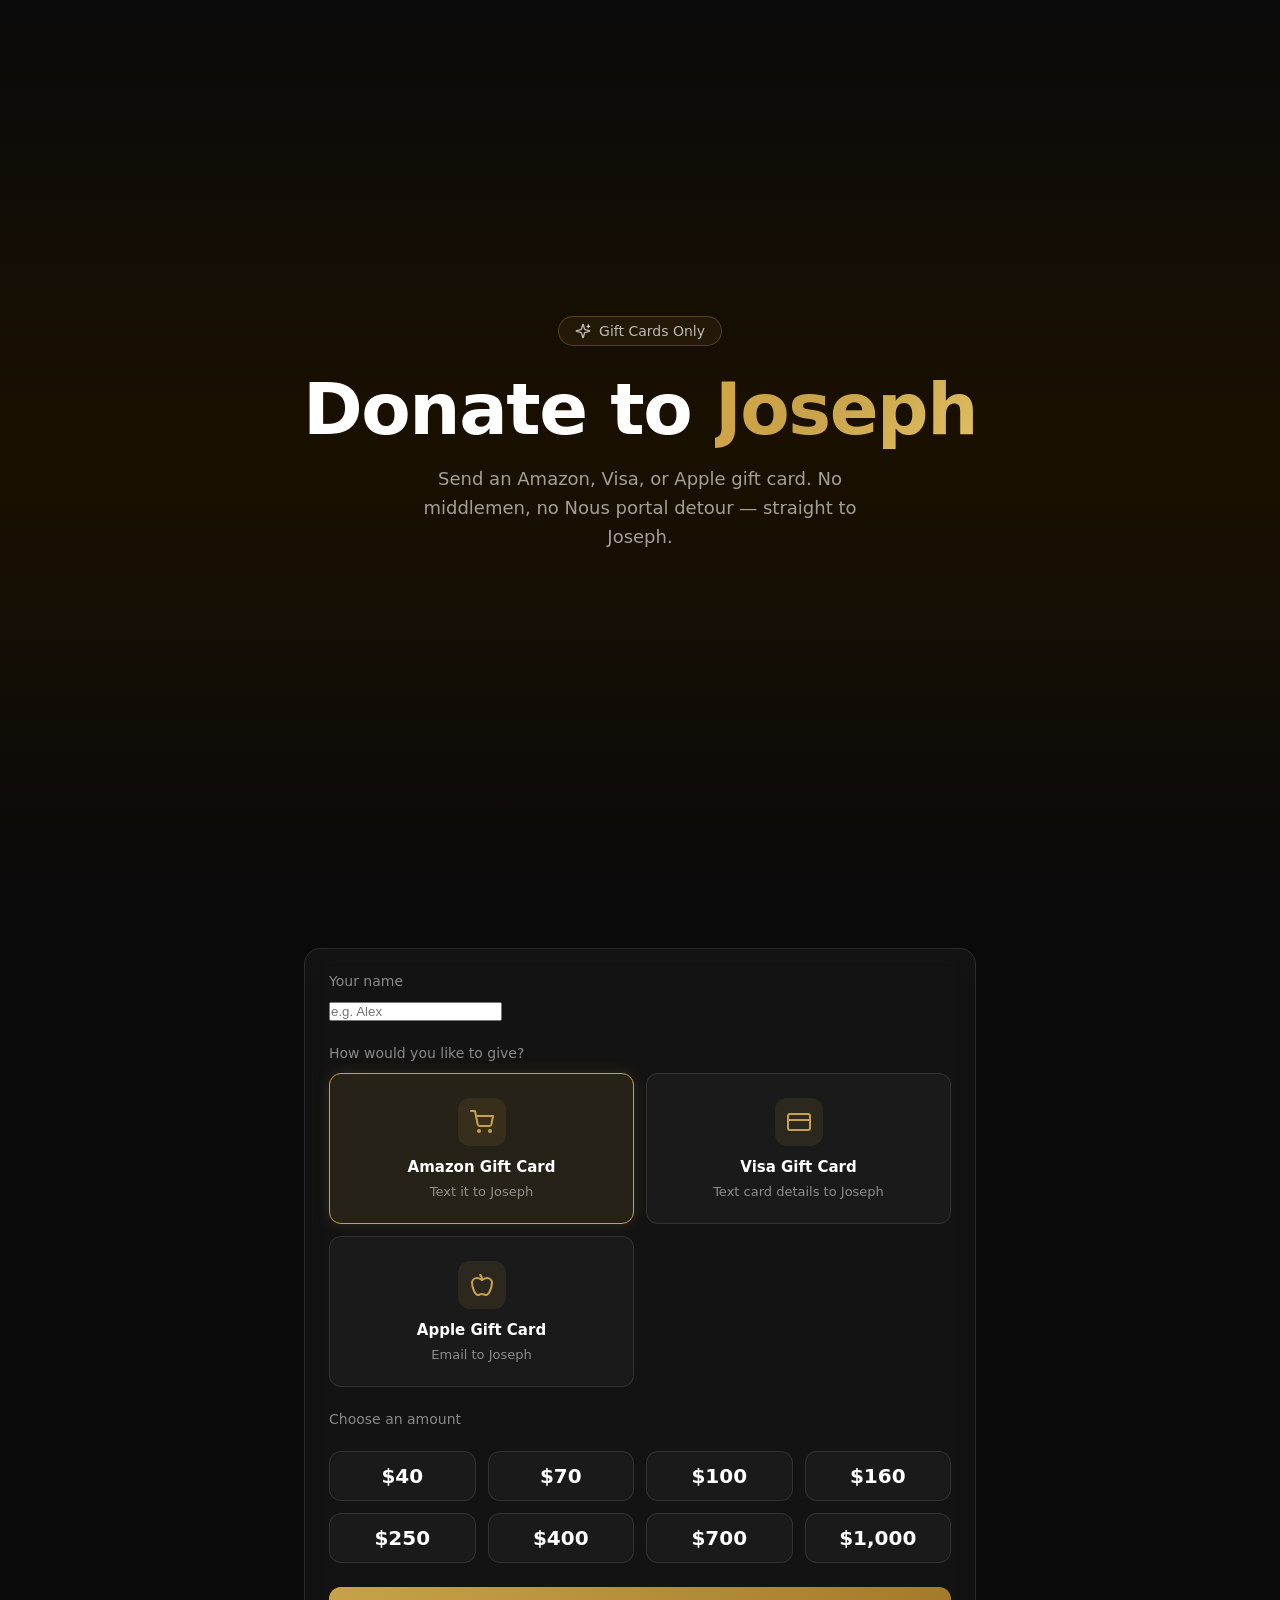
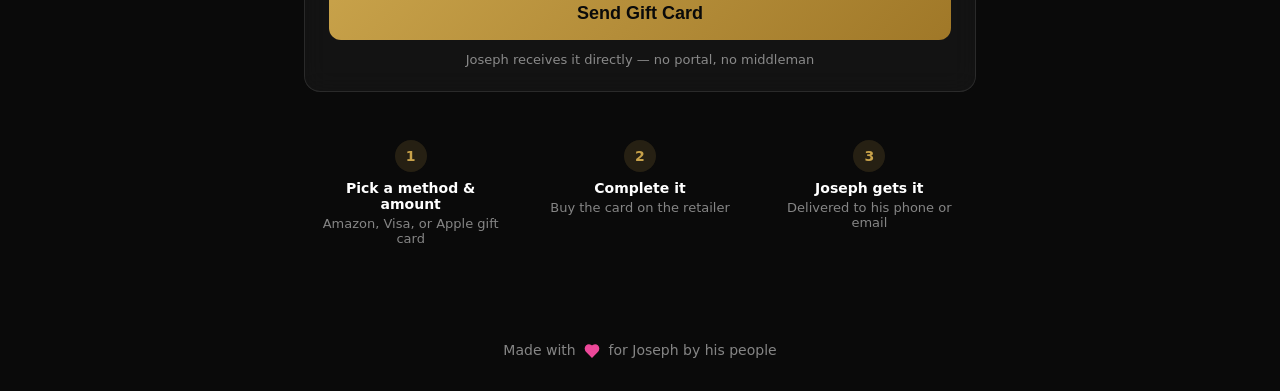
<file: donate/index.html>
<!DOCTYPE html><html lang="en"><head><meta charset="utf-8"><meta name="viewport" content="width=device-width,initial-scale=1"><title>Donate to Joseph — CALITOY Agency</title><meta name="description" content="Send Joseph an Amazon, Visa, or Apple gift card. No middlemen."><style>:root{--bg:#0a0a0a;--card:rgba(255,255,255,0.04);--border:rgba(255,255,255,0.1);--fg:#ffffff;--muted:rgba(255,255,255,0.5);--accent:#c8a24a;--accent-glow:rgba(200,162,74,0.15)}*{box-sizing:border-box;margin:0;padding:0}body{font-family:'Plus Jakarta Sans',system-ui,-apple-system,sans-serif;background:var(--bg);color:var(--fg);min-height:100svh}.font-display{font-family:'DM Sans',system-ui,sans-serif}.hero{position:relative;display:flex;min-height:100svh;flex-direction:column;align-items:center;justify-content:center;padding:1.25rem;text-align:center;background:linear-gradient(180deg,#0a0a0a 0,#1a1000 50%,#0a0a0a 100%);overflow:hidden}.hero-bg{position:absolute;inset:0;z-index:-1;background:radial-gradient(ellipse 60% 50% at 50% 40%,rgba(200,162,74,.08) 0,transparent 70%)}.hero-badge{display:inline-flex;align-items:center;gap:.5rem;border-radius:9999px;border:1px solid rgba(200,162,74,.3);background:rgba(200,162,74,.08);padding:.375rem 1rem;font-size:.875rem;color:rgba(255,255,255,.7);backdrop-filter:blur(8px);margin-bottom:1.5rem}.hero h1{font-family:'DM Sans',system-ui,sans-serif;font-size:clamp(2.5rem,8vw,4.5rem);font-weight:700;letter-spacing:-.02em;line-height:1.1;margin-bottom:1rem}.hero h1 .gold{background:linear-gradient(135deg,#d4a843 0,#c8a24a 40%,#e0c060 100%);-webkit-background-clip:text;-webkit-text-fill-color:transparent;background-clip:text}.hero p{max-width:28rem;font-size:clamp(.875rem,2vw,1.125rem);line-height:1.6;color:rgba(255,255,255,.6);margin-bottom:2rem}.donate{position:relative;background:var(--bg);padding:3rem 1rem}.donate-inner{max-width:42rem;margin:0 auto}.card{border-radius:1rem;border:1px solid var(--border);background:var(--card);padding:1.5rem;backdrop-filter:blur(12px)}.label{display:block;font-size:.875rem;font-weight:500;color:var(--muted);margin-bottom:.75rem}.input{width:100%;border-radius:.75rem;border:1px solid var(--border);background:rgba(255,255,255,.04);padding:.75rem 1rem;font-size:1rem;color:var(--fg);outline:0;transition:border-color .2s,box-shadow .2s}.input:focus{border-color:var(--accent);box-shadow:0 0 0 2px var(--accent-glow)}.input::placeholder{color:rgba(255,255,255,.3)}.methods{display:grid;grid-template-columns:1fr;gap:.75rem}@media (min-width:640px){.methods{grid-template-columns:1fr 1fr}}.method-btn{display:flex;flex-direction:column;align-items:center;gap:.5rem;border-radius:.75rem;border:1px solid var(--border);background:rgba(255,255,255,.03);padding:1.5rem 1rem;cursor:pointer;transition:all .2s;text-align:center;color:var(--fg);text-decoration:none}.method-btn:hover{border-color:rgba(200,162,74,.4);background:rgba(200,162,74,.06);box-shadow:0 0 20px var(--accent-glow)}.method-btn .icon{width:3rem;height:3rem;display:flex;align-items:center;justify-content:center;border-radius:.75rem;background:rgba(200,162,74,.1);margin-bottom:.25rem}.method-btn .name{font-weight:600;font-size:.9375rem}.method-btn .desc{font-size:.8125rem;color:var(--muted)}.amounts{display:grid;grid-template-columns:repeat(2,1fr);gap:.75rem;margin-top:1.5rem}@media (min-width:640px){.amounts{grid-template-columns:repeat(4,1fr)}}.amount-btn{border-radius:.75rem;border:1px solid var(--border);background:rgba(255,255,255,.03);padding:.75rem;cursor:pointer;transition:all .2s;text-align:center;color:var(--fg)}.amount-btn:hover{border-color:rgba(200,162,74,.4);background:rgba(200,162,74,.06)}.amount-btn .val{font-family:'DM Sans',system-ui,sans-serif;font-size:1.25rem;font-weight:700}.cta{margin-top:1.5rem;width:100%;border-radius:.75rem;background:linear-gradient(135deg,#c8a24a 0,#a07828 100%);padding:1rem;font-size:1.125rem;font-weight:600;color:#0a0a0a;cursor:pointer;transition:all .2s;border:none;text-align:center}.cta:hover{filter:brightness(1.1);box-shadow:0 0 30px var(--accent-glow)}.steps{display:grid;grid-template-columns:1fr;gap:1rem;margin-top:2rem}@media (min-width:640px){.steps{grid-template-columns:repeat(3,1fr)}}.step{text-align:center;padding:1rem}.step .num{display:inline-flex;height:2rem;width:2rem;align-items:center;justify-content:center;border-radius:9999px;background:rgba(200,162,74,.15);font-size:.875rem;font-weight:700;color:var(--accent);margin-bottom:.5rem}.step h3{font-size:.875rem;font-weight:600;margin-bottom:.25rem}.step p{font-size:.8125rem;color:var(--muted)}.footer{padding:2rem 1rem;text-align:center}.footer p{font-size:.875rem;color:var(--muted)}.footer .heart{display:inline-flex;height:1rem;width:1rem;fill:#ec4899;color:#ec4899;vertical-align:middle;margin:0 .25rem}.method-btn.selected{border-color:var(--accent);background:rgba(200,162,74,.1);box-shadow:0 0 15px var(--accent-glow)}.amount-btn.selected{border-color:var(--accent);background:rgba(200,162,74,.15)}</style></head><body><section class="hero"><div class="hero-bg"></div><div class="hero-badge"><svg width="16" height="16" viewBox="0 0 24 24" fill="none" stroke="currentColor" stroke-width="2" stroke-linecap="round" stroke-linejoin="round"><path d="M9.937 15.5A2 2 0 0 0 8.5 14.063l-6.135-1.582a.5.5 0 0 1 0-.962L8.5 9.936A2 2 0 0 0 9.937 8.5l1.582-6.135a.5.5 0 0 1 .963 0L14.063 8.5A2 2 0 0 0 15.5 9.937l6.135 1.581a.5.5 0 0 1 0 .964L15.5 14.063a2 2 0 0 0-1.437 1.437l-1.582 6.135a.5.5 0 0 1-.963 0z"></path><path d="M20 3v4"></path><path d="M22 5h-4"></path></svg> Gift Cards Only</div><h1>Donate to <span class="gold">Joseph</span></h1><p>Send an Amazon, Visa, or Apple gift card. No middlemen, no Nous portal detour — straight to Joseph.</p></section><section class="donate"><div class="donate-inner"><div class="card"><label class="label" for="name">Your name</label> <input id="name" type="text" placeholder="e.g. Alex" autocomplete="name"> <label class="label" style="margin-top:1.5rem">How would you like to give?</label><div class="methods" id="methods"><a href="https://www.amazon.com/gp/registry/wishlist/" target="_blank" rel="noopener noreferrer" class="method-btn selected" data-method="amazon"><div class="icon"><svg width="24" height="24" viewBox="0 0 24 24" fill="none" stroke="#c8a24a" stroke-width="2" stroke-linecap="round" stroke-linejoin="round"><circle cx="9" cy="21" r="1"></circle><circle cx="20" cy="21" r="1"></circle><path d="M1 1h4l2.68 13.39a2 2 0 0 0 2 1.61h9.72a2 2 0 0 0 2-1.61L23 6H6"></path></svg></div><div class="name">Amazon Gift Card</div><div class="desc">Text it to Joseph</div></a><a href="https://www.vanillagift.com/" target="_blank" rel="noopener noreferrer" class="method-btn" data-method="visa"><div class="icon"><svg width="24" height="24" viewBox="0 0 24 24" fill="none" stroke="#c8a24a" stroke-width="2" stroke-linecap="round" stroke-linejoin="round"><rect x="1" y="4" width="22" height="16" rx="2"></rect><line x1="1" x2="23" y1="10" y2="10"></line></svg></div><div class="name">Visa Gift Card</div><div class="desc">Text card details to Joseph</div></a><a href="https://www.apple.com/gift-cards/" target="_blank" rel="noopener noreferrer" class="method-btn" data-method="apple"><div class="icon"><svg width="24" height="24" viewBox="0 0 24 24" fill="none" stroke="#c8a24a" stroke-width="2" stroke-linecap="round" stroke-linejoin="round"><path d="M12 20.94c1.5 0 2.75 1.06 4 1.06 3 0 6-8 6-12.22A4.91 4.91 0 0 0 17 5c-2.22 0-4 1.44-5 2-1-.56-2.78-2-5-2a4.9 4.9 0 0 0-5 4.78C2 14 5 22 8 22c1.25 0 2.5-1.06 4-1.06Z"></path><path d="M10 2c1 .5 2 2 2 5"></path></svg></div><div class="name">Apple Gift Card</div><div class="desc">Email to Joseph</div></a></div><label class="label" style="margin-top:1.5rem">Choose an amount</label><div class="amounts" id="amounts"><button class="amount-btn" data-amount="40"><div class="val">$40</div></button> <button class="amount-btn" data-amount="70"><div class="val">$70</div></button> <button class="amount-btn" data-amount="100"><div class="val">$100</div></button> <button class="amount-btn" data-amount="160"><div class="val">$160</div></button> <button class="amount-btn" data-amount="250"><div class="val">$250</div></button> <button class="amount-btn" data-amount="400"><div class="val">$400</div></button> <button class="amount-btn" data-amount="700"><div class="val">$700</div></button> <button class="amount-btn" data-amount="1000"><div class="val">$1,000</div></button></div><button class="cta" id="cta">Send Gift Card</button><p style="margin-top:.75rem;text-align:center;font-size:.8125rem;color:var(--muted)">Joseph receives it directly — no portal, no middleman</p></div><div class="steps"><div class="step"><div class="num">1</div><h3>Pick a method &amp; amount</h3><p>Amazon, Visa, or Apple gift card</p></div><div class="step"><div class="num">2</div><h3>Complete it</h3><p>Buy the card on the retailer</p></div><div class="step"><div class="num">3</div><h3>Joseph gets it</h3><p>Delivered to his phone or email</p></div></div></div></section><footer class="footer"><p>Made with <svg class="heart" viewBox="0 0 24 24" fill="currentColor" stroke="currentColor" stroke-width="2"><path d="M19 14c1.49-1.46 3-3.21 3-5.5A5.5 5.5 0 0 0 16.5 3c-1.76 0-3 .5-4.5 2-1.5-1.5-2.74-2-4.5-2A5.5 5.5 0 0 0 2 8.5c0 2.3 1.5 4.05 3 5.5l7 7Z"></path></svg> for Joseph by his people</p></footer><script>let methods=document.querySelectorAll(".method-btn"),selectedAmount=(methods.forEach(e=>{e.addEventListener("click",()=>{methods.forEach(e=>e.classList.remove("selected")),e.classList.add("selected")})}),null),amountBtns=document.querySelectorAll(".amount-btn");amountBtns.forEach(e=>{e.addEventListener("click",()=>{amountBtns.forEach(e=>e.classList.remove("selected")),e.classList.add("selected"),selectedAmount=e.dataset.amount})}),document.getElementById("cta").addEventListener("click",()=>{var e=document.querySelector(".method-btn.selected");let t="https://www.amazon.com/gp/registry/wishlist/";e&&(e=e.dataset.method,t="visa"===e?"https://www.visa.com/gift-cards":"apple"===e?"https://www.apple.com/gift-cards/":"https://www.amazon.com/gp/registry/wishlist/"),window.open(t,"_blank","noopener")})</script></body></html>
</file>
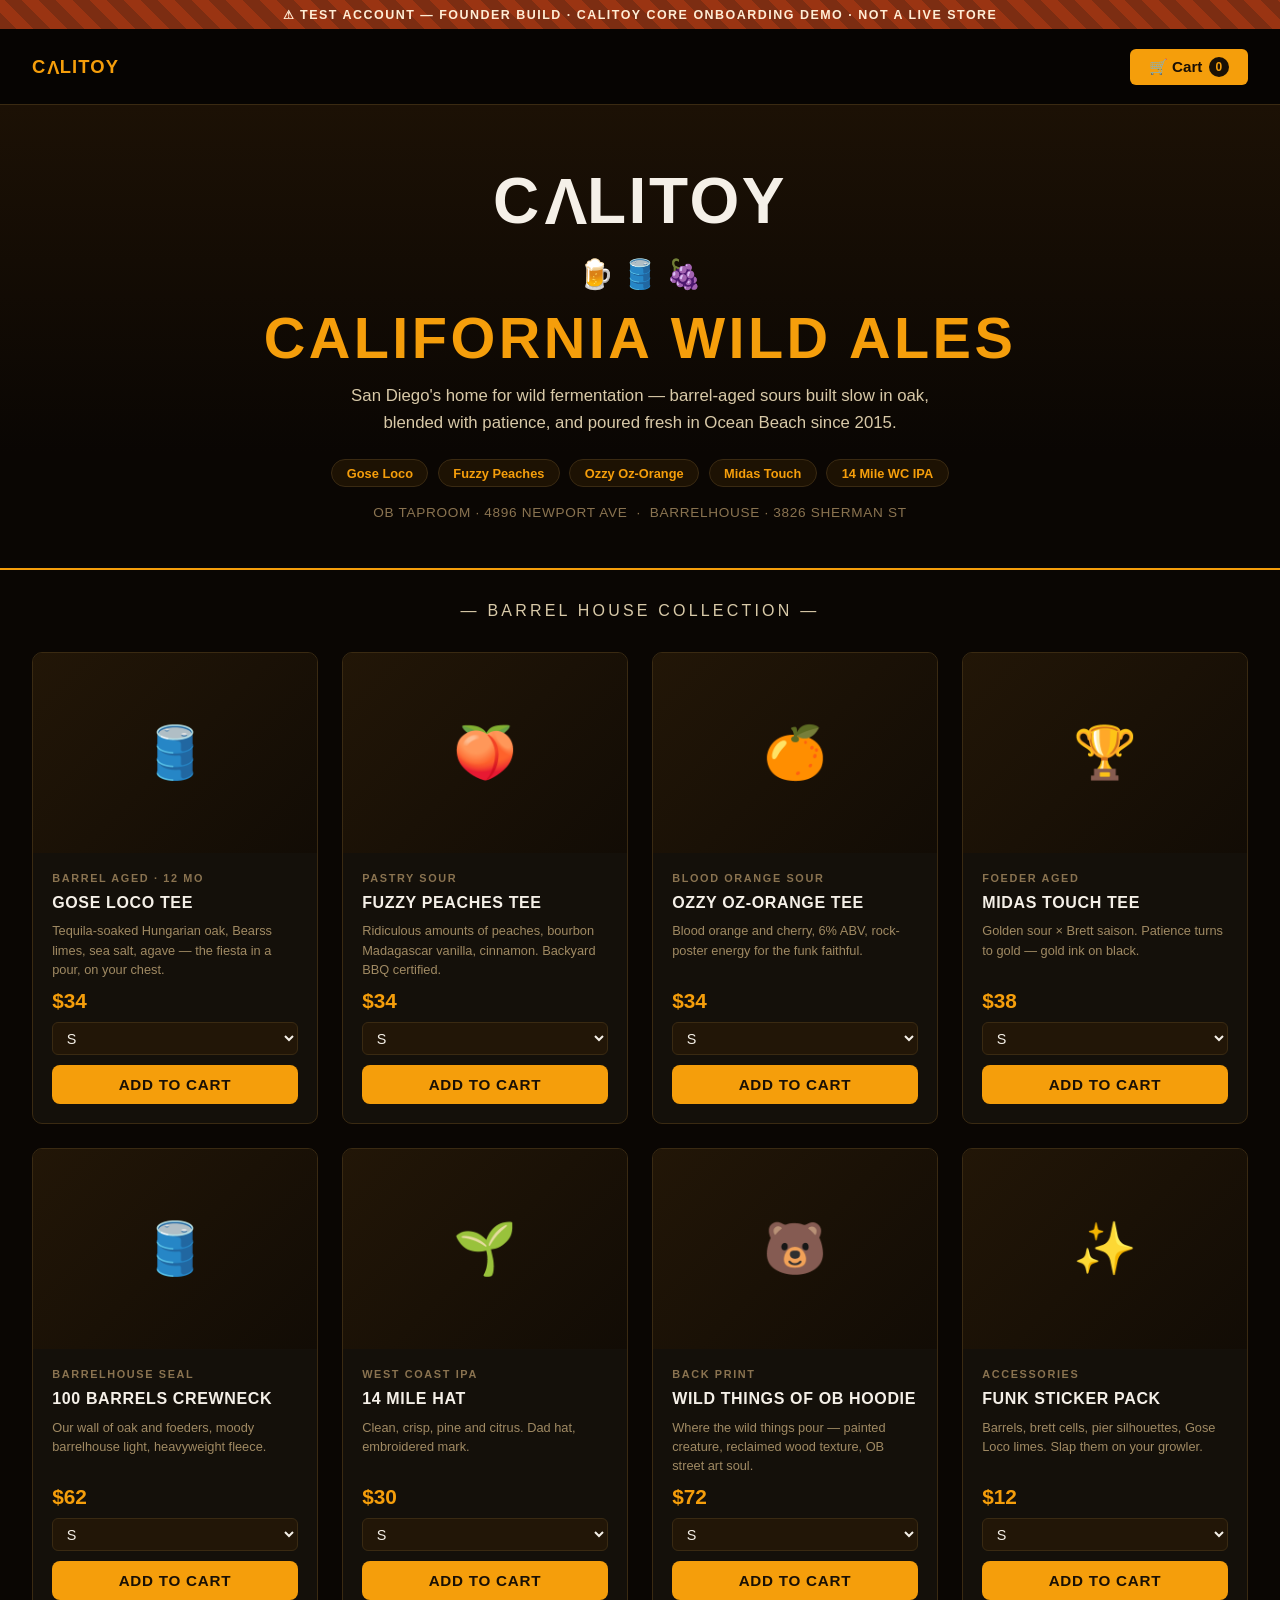
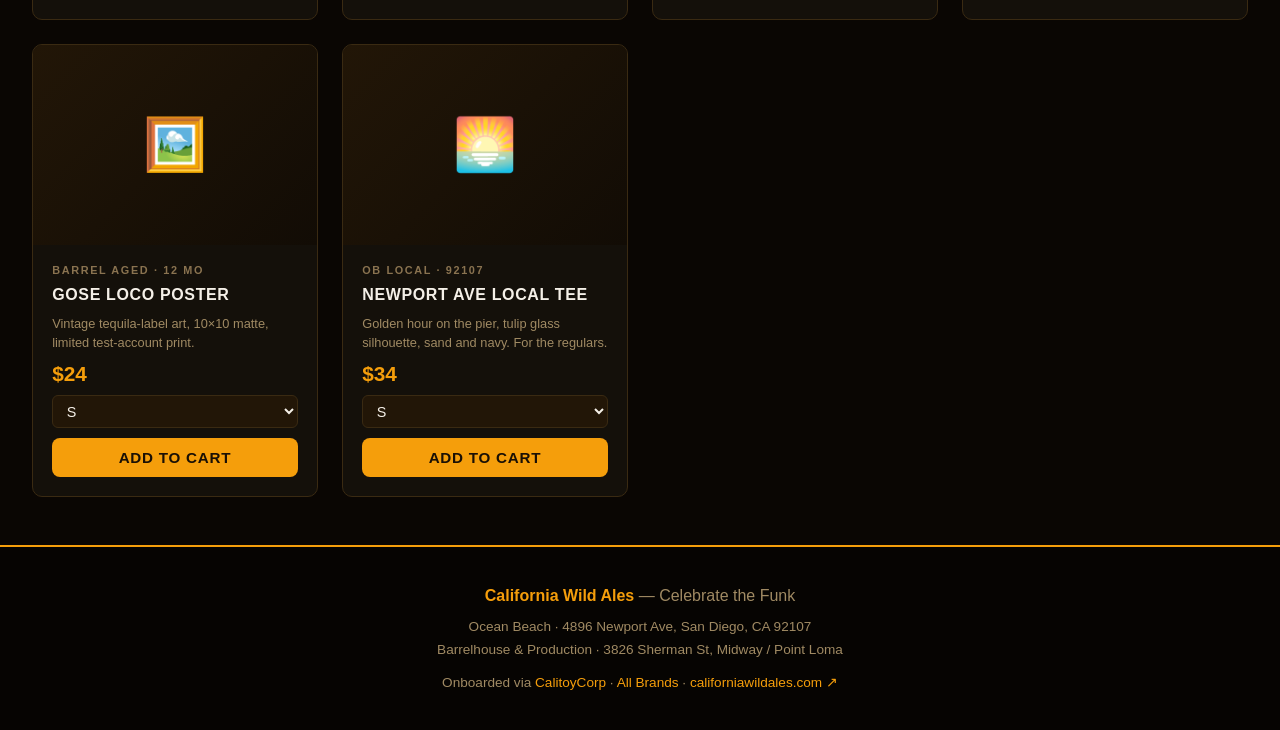
<file: brands/calitoywildales/index.html>
<!DOCTYPE html><html lang="en"><head><meta charset="UTF-8"><meta name="viewport" content="width=device-width,initial-scale=1"><title>California Wild Ales — Calitoy Core Merch (Test Account)</title><style>*,::after,::before{box-sizing:border-box;margin:0;padding:0}:root{--bg:#0a0603;--amber:#f59e0b;--amber-deep:#b45309;--cream:#f5f0e8;--oak:#8b5a2b;--card-bg:#14100a;--border:#3a2a12}body{background:var(--bg);color:var(--cream);font-family:Arial,sans-serif;min-height:100vh}.test-banner{background:repeating-linear-gradient(45deg,#7c2d12,#7c2d12 12px,#9a3412 12px,#9a3412 24px);color:#ffedd5;text-align:center;font-size:.78rem;letter-spacing:.12em;padding:.45rem 1rem;text-transform:uppercase;font-weight:700}nav{display:flex;align-items:center;justify-content:space-between;padding:1.2rem 2rem;background:#060402;border-bottom:1px solid var(--border);position:sticky;top:0;z-index:100}.nav-logo{display:flex;align-items:center;gap:.75rem;text-decoration:none}.nav-logo span.barrel{font-size:1.6rem}.nav-logo span.word{font-size:1.15rem;font-weight:900;color:var(--amber);letter-spacing:.06em;text-transform:uppercase}.cart-btn{background:var(--amber);color:#1a1005;border:none;padding:.5rem 1.2rem;border-radius:6px;cursor:pointer;font-size:.95rem;display:flex;align-items:center;gap:.4rem;font-weight:700}.cart-btn span{background:#1a1005;color:var(--amber);border-radius:50%;width:20px;height:20px;display:inline-flex;align-items:center;justify-content:center;font-size:.75rem;font-weight:700}.hero{text-align:center;padding:4rem 2rem 3rem;background:linear-gradient(180deg,#1c1105 0,var(--bg) 75%);border-bottom:2px solid var(--amber)}.hero-badge{font-size:1.8rem;margin-bottom:.9rem}.hero h1{font-size:clamp(2rem,5vw,3.6rem);color:var(--amber);letter-spacing:.06em;text-transform:uppercase;font-weight:900}.hero p{color:#d8c9a8;margin-top:.75rem;font-size:1.05rem;max-width:640px;margin-left:auto;margin-right:auto;line-height:1.6}.hero-meta{margin-top:1.1rem;color:#8a7350;font-size:.85rem;letter-spacing:.05em}.hero-meta b{color:var(--oak)}.pours{display:flex;gap:.6rem;justify-content:center;flex-wrap:wrap;margin-top:1.4rem}.pours span{padding:.35rem .9rem;border-radius:20px;font-size:.8rem;font-weight:700;border:1px solid var(--border);background:rgba(245,158,11,.08);color:var(--amber)}.section-title{text-align:center;padding:2rem 1rem 1rem;font-size:1rem;color:#d8c9a8;text-transform:uppercase;letter-spacing:.2em}.grid{display:grid;grid-template-columns:repeat(auto-fill,minmax(260px,1fr));gap:1.5rem;padding:1rem 2rem 3rem;max-width:1300px;margin:0 auto}.card{background:var(--card-bg);border:1px solid var(--border);border-radius:10px;overflow:hidden;transition:transform .2s,border-color .2s;display:flex;flex-direction:column}.card:hover{transform:translateY(-4px);border-color:var(--amber)}.card-img{background:linear-gradient(135deg,#221607 0,#120c05 100%);padding:2rem;display:flex;align-items:center;justify-content:center;min-height:200px;font-size:3.2rem}.card-body{padding:1.2rem;flex:1;display:flex;flex-direction:column;gap:.6rem}.card-tag{font-size:.68rem;letter-spacing:.15em;color:#8a7350;text-transform:uppercase;font-weight:700}.card-name{font-size:1rem;font-weight:700;color:var(--cream);text-transform:uppercase;letter-spacing:.04em}.card-desc{font-size:.8rem;color:#a08a63;line-height:1.5;flex:1}.card-price{font-size:1.3rem;color:var(--amber);font-weight:700}.size-select{background:#221607;border:1px solid var(--border);color:var(--cream);padding:.4rem .6rem;border-radius:6px;width:100%;font-size:.9rem;cursor:pointer}.add-btn{margin-top:auto;background:var(--amber);color:#1a1005;border:none;padding:.7rem;border-radius:8px;cursor:pointer;font-size:.95rem;font-weight:700;transition:background .2s;text-transform:uppercase;letter-spacing:.05em}.add-btn:hover{background:#d97706}.cart-overlay{display:none;position:fixed;inset:0;background:rgba(0,0,0,.7);z-index:200}.cart-overlay.open{display:block}.cart-drawer{position:fixed;right:0;top:0;bottom:0;width:360px;max-width:95vw;background:#14100a;border-left:1px solid var(--border);z-index:300;display:flex;flex-direction:column;transform:translateX(100%);transition:transform .3s}.cart-drawer.open{transform:translateX(0)}.cart-header{padding:1.2rem 1.5rem;border-bottom:1px solid var(--border);display:flex;justify-content:space-between;align-items:center}.cart-header h2{color:var(--amber);font-size:1.2rem}.close-cart{background:0 0;border:none;color:var(--cream);font-size:1.5rem;cursor:pointer}.cart-items{flex:1;overflow-y:auto;padding:1rem 1.5rem}.cart-item{display:flex;justify-content:space-between;padding:.75rem 0;border-bottom:1px solid var(--border);font-size:.9rem}.cart-item-name{color:var(--cream)}.cart-item-price{color:var(--amber)}.cart-empty{color:#6b5638;text-align:center;margin-top:2rem}.cart-footer{padding:1.2rem 1.5rem;border-top:1px solid var(--border)}.cart-total{display:flex;justify-content:space-between;font-size:1.1rem;margin-bottom:1rem}.cart-total span:last-child{color:var(--amber);font-weight:700}.checkout-btn{width:100%;background:var(--amber);color:#1a1005;border:none;padding:.9rem;border-radius:8px;font-size:1rem;font-weight:700;cursor:pointer;text-transform:uppercase;letter-spacing:.08em}.checkout-note{font-size:.72rem;color:#6b5638;text-align:center;margin-top:.6rem;letter-spacing:.04em}footer{text-align:center;padding:2.5rem 1rem;border-top:2px solid var(--amber);background:#060402;color:#a08a63}footer a{color:var(--amber);text-decoration:none}.foot-locations{font-size:.85rem;margin-top:.6rem;line-height:1.7}@media (max-width:600px){.grid{padding:1rem;gap:1rem}.hero{padding:2.5rem 1rem 2rem}}</style></head><body><div class="test-banner">⚠ Test Account — Founder Build · Calitoy Core Onboarding Demo · Not a live store</div><nav><a class="nav-logo" href="../../index.html"><span class="word">C<span style="display:inline-block;transform:rotate(180deg)">V</span>LITOY</span> </a><button class="cart-btn" onclick="openCart()">🛒 Cart <span id="cart-count">0</span></button></nav><section class="hero"><div style="margin:0 auto 1.5rem"><span style="font-size:clamp(2.4rem,6vw,4rem);font-weight:900;letter-spacing:.04em;color:#f5f0e8;line-height:1" aria-label="CALITOY">C<span style="display:inline-block;transform:rotate(180deg)">V</span>LITOY</span></div><div class="hero-badge">🍺 🛢️ 🍇</div><h1>California Wild Ales</h1><p>San Diego's home for wild fermentation — barrel-aged sours built slow in oak, blended with patience, and poured fresh in Ocean Beach since 2015.</p><div class="pours"><span>Gose Loco</span> <span>Fuzzy Peaches</span> <span>Ozzy Oz-Orange</span> <span>Midas Touch</span> <span>14 Mile WC IPA</span></div><div class="hero-meta">OB TAPROOM · 4896 NEWPORT AVE &nbsp;·&nbsp; BARRELHOUSE · 3826 SHERMAN ST</div></section><p class="section-title">— Barrel House Collection —</p><div class="grid" id="product-grid"></div><div class="cart-overlay" id="cart-overlay" onclick="closeCart()"></div><div class="cart-drawer" id="cart-drawer"><div class="cart-header"><h2>Your Cart</h2><button class="close-cart" onclick="closeCart()">✕</button></div><div class="cart-items" id="cart-items"><p class="cart-empty">Your cart is empty</p></div><div class="cart-footer"><div class="cart-total"><span>Total</span><span id="cart-total">$0</span></div><button class="checkout-btn">Checkout</button><p class="checkout-note">TEST ACCOUNT — checkout is disabled in this demo lane</p></div></div><footer><p><strong style="color:#f59e0b">California Wild Ales</strong> — Celebrate the Funk</p><p class="foot-locations">Ocean Beach · 4896 Newport Ave, San Diego, CA 92107<br>Barrelhouse &amp; Production · 3826 Sherman St, Midway / Point Loma</p><p style="margin-top:.8rem;font-size:.85rem">Onboarded via <a href="../hub/index.html">CalitoyCorp</a> · <a href="../hub/index.html">All Brands</a> · <a href="https://californiawildales.com" target="_blank" rel="noreferrer">californiawildales.com ↗</a></p></footer><script>let products=[{tag:"Barrel Aged · 12 mo",name:"Gose Loco Tee",desc:"Tequila-soaked Hungarian oak, Bearss limes, sea salt, agave — the fiesta in a pour, on your chest.",price:34,img:"🛢️"},{tag:"Pastry Sour",name:"Fuzzy Peaches Tee",desc:"Ridiculous amounts of peaches, bourbon Madagascar vanilla, cinnamon. Backyard BBQ certified.",price:34,img:"🍑"},{tag:"Blood Orange Sour",name:"Ozzy Oz-Orange Tee",desc:"Blood orange and cherry, 6% ABV, rock-poster energy for the funk faithful.",price:34,img:"🍊"},{tag:"Foeder Aged",name:"Midas Touch Tee",desc:"Golden sour × Brett saison. Patience turns to gold — gold ink on black.",price:38,img:"🏆"},{tag:"Barrelhouse Seal",name:"100 Barrels Crewneck",desc:"Our wall of oak and foeders, moody barrelhouse light, heavyweight fleece.",price:62,img:"🛢️"},{tag:"West Coast IPA",name:"14 Mile Hat",desc:"Clean, crisp, pine and citrus. Dad hat, embroidered mark.",price:30,img:"🌱"},{tag:"Back Print",name:"Wild Things of OB Hoodie",desc:"Where the wild things pour — painted creature, reclaimed wood texture, OB street art soul.",price:72,img:"🐻"},{tag:"Accessories",name:"Funk Sticker Pack",desc:"Barrels, brett cells, pier silhouettes, Gose Loco limes. Slap them on your growler.",price:12,img:"✨"},{tag:"Barrel Aged · 12 mo",name:"Gose Loco Poster",desc:"Vintage tequila-label art, 10×10 matte, limited test-account print.",price:24,img:"🖼️"},{tag:"OB Local · 92107",name:"Newport Ave Local Tee",desc:"Golden hour on the pier, tulip glass silhouette, sand and navy. For the regulars.",price:34,img:"🌅"}],sizes=["S","M","L","XL","XXL"],cart=[];function renderGrid(){document.getElementById("product-grid").innerHTML=products.map((e,a)=>`
    <div class="card">
      <div class="card-img">${e.img}</div>
      <div class="card-body">
        <span class="card-tag">${e.tag}</span>
        <div class="card-name">${e.name}</div>
        <div class="card-desc">${e.desc}</div>
        <div class="card-price">$${e.price}</div>
        <select class="size-select" id="size-${a}">
          ${sizes.map(e=>`<option>${e}</option>`).join("")}
        </select>
        <button class="add-btn" onclick="addToCart(${a})">Add to Cart</button>
      </div>
    </div>
  `).join("")}function addToCart(e){var a=document.getElementById("size-"+e).value,e=products[e];cart.push({name:e.name,size:a,price:e.price}),updateCart()}function updateCart(){document.getElementById("cart-count").textContent=cart.length;var e=cart.reduce((e,a)=>e+a.price,0),e=(document.getElementById("cart-total").textContent="$"+e,document.getElementById("cart-items"));cart.length?e.innerHTML=cart.map(e=>`
    <div class="cart-item">
      <span class="cart-item-name">${e.name} (${e.size})</span>
      <span class="cart-item-price">$${e.price}</span>
    </div>
  `).join(""):e.innerHTML='<p class="cart-empty">Your cart is empty</p>'}function openCart(){document.getElementById("cart-drawer").classList.add("open"),document.getElementById("cart-overlay").classList.add("open")}function closeCart(){document.getElementById("cart-drawer").classList.remove("open"),document.getElementById("cart-overlay").classList.remove("open")}renderGrid()</script></body></html>
</file>
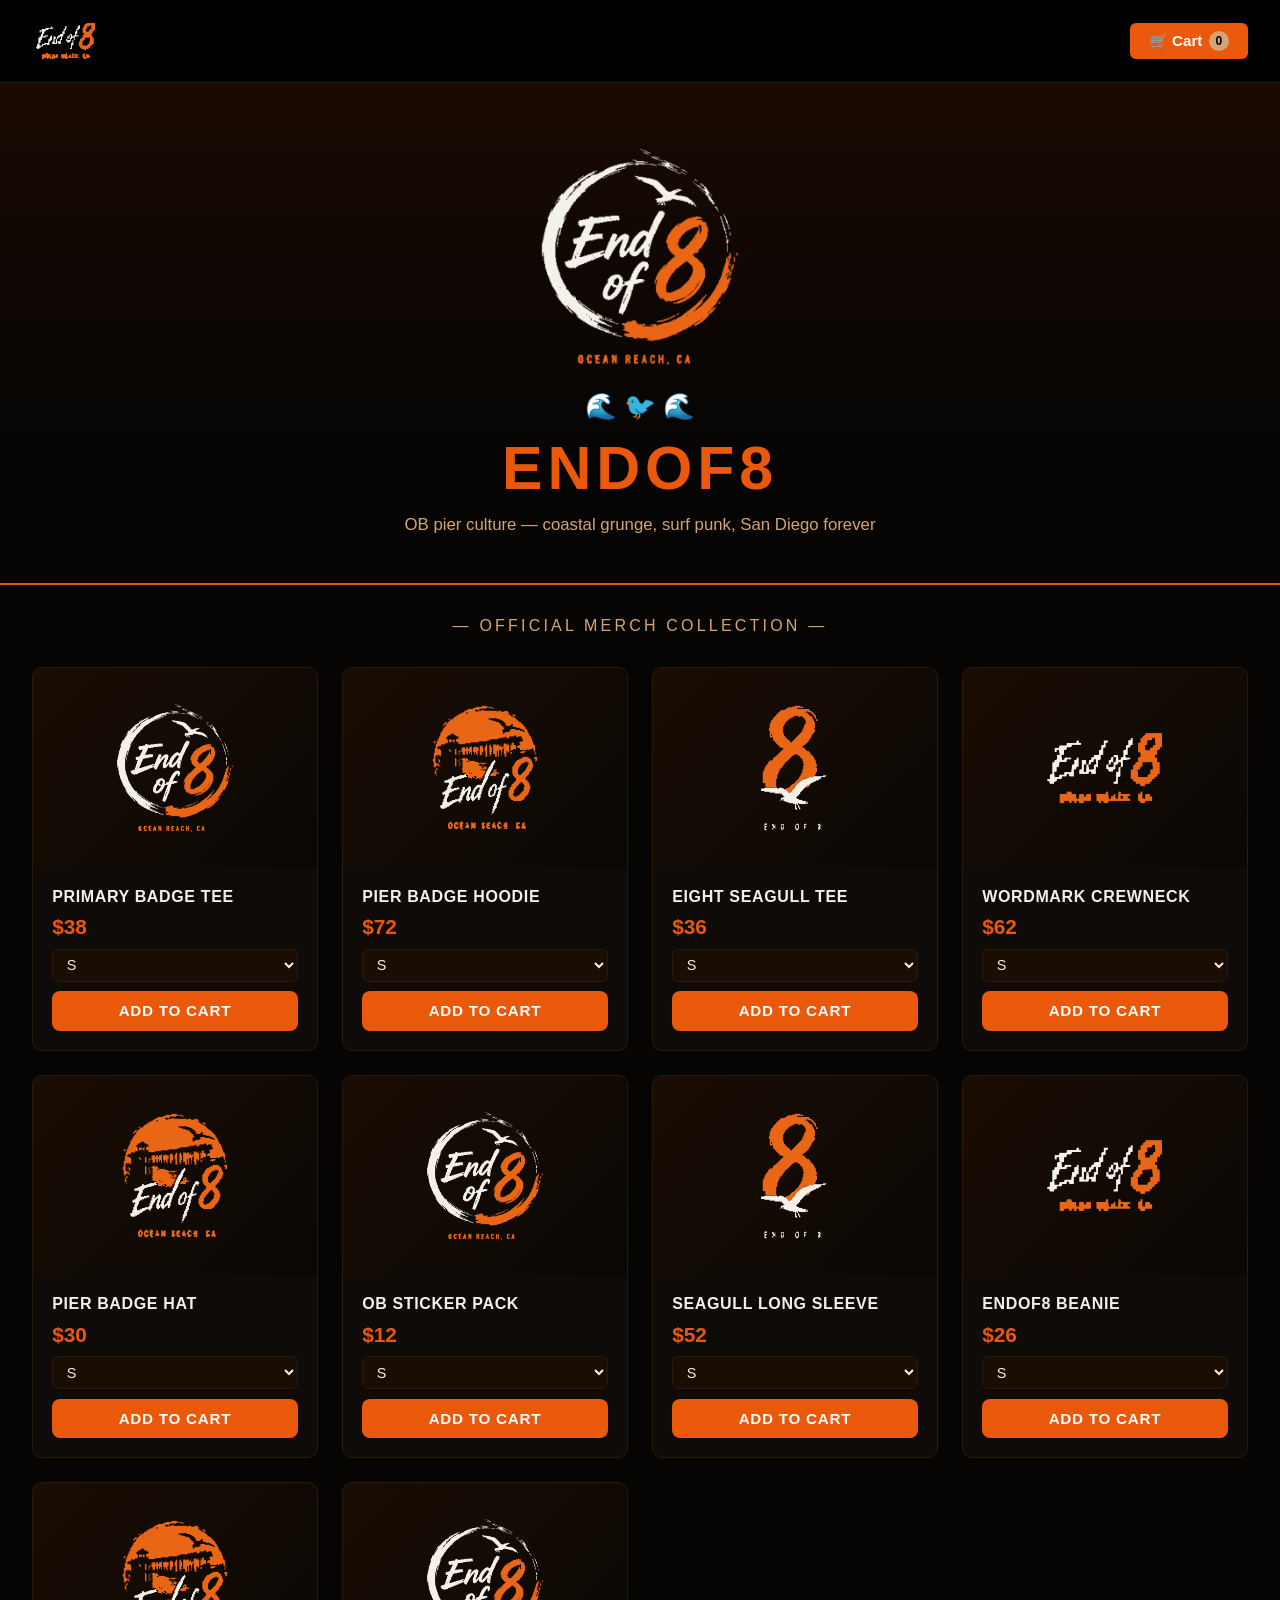
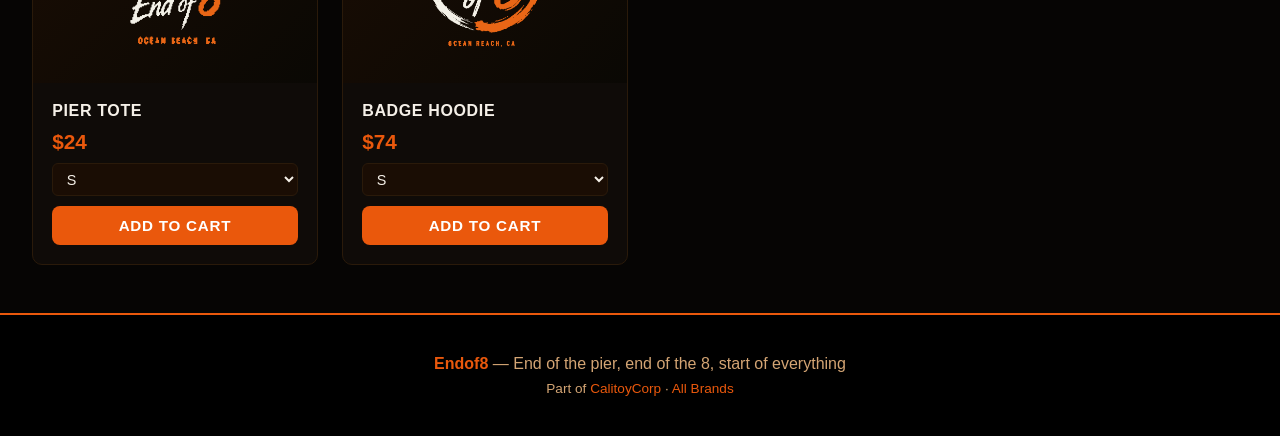
<file: brands/endof8/index.html>
<!DOCTYPE html><html lang="en"><head><meta charset="UTF-8"><meta name="viewport" content="width=device-width,initial-scale=1"><title>Endof8 — Official Merch</title><style>*,::after,::before{box-sizing:border-box;margin:0;padding:0}:root{--bg:#060504;--orange:#ea580c;--sand:#d4a574;--ocean:#0369a1;--white:#f5f0e8;--card-bg:#0f0b08;--border:#2a1a0a}body{background:var(--bg);color:var(--white);font-family:Arial,sans-serif;min-height:100vh}nav{display:flex;align-items:center;justify-content:space-between;padding:1.2rem 2rem;background:#000;border-bottom:1px solid var(--border);position:sticky;top:0;z-index:100}.nav-logo{display:flex;align-items:center;gap:.75rem;text-decoration:none}.nav-logo img{height:44px}.nav-logo span{font-size:1.4rem;font-weight:900;color:var(--orange);letter-spacing:.05em;text-transform:uppercase}.cart-btn{background:var(--orange);color:#fff;border:none;padding:.5rem 1.2rem;border-radius:6px;cursor:pointer;font-size:.95rem;display:flex;align-items:center;gap:.4rem;font-weight:700}.cart-btn span{background:var(--sand);color:#000;border-radius:50%;width:20px;height:20px;display:inline-flex;align-items:center;justify-content:center;font-size:.75rem;font-weight:700}.hero{text-align:center;padding:4rem 2rem 3rem;background:linear-gradient(180deg,#1a0a02 0,var(--bg) 70%);border-bottom:2px solid var(--orange)}.hero-logo{max-width:200px;margin:0 auto 1.5rem;display:block}.hero h1{font-size:clamp(2.2rem,5vw,3.8rem);color:var(--orange);letter-spacing:.08em;text-transform:uppercase;font-weight:900}.hero p{color:var(--sand);margin-top:.75rem;font-size:1.05rem}.wave{font-size:1.6rem;margin-bottom:.75rem}.section-title{text-align:center;padding:2rem 1rem 1rem;font-size:1rem;color:var(--sand);text-transform:uppercase;letter-spacing:.2em}.grid{display:grid;grid-template-columns:repeat(auto-fill,minmax(260px,1fr));gap:1.5rem;padding:1rem 2rem 3rem;max-width:1300px;margin:0 auto}.card{background:var(--card-bg);border:1px solid var(--border);border-radius:10px;overflow:hidden;transition:transform .2s,border-color .2s;display:flex;flex-direction:column}.card:hover{transform:translateY(-4px);border-color:var(--orange)}.card-img{background:linear-gradient(135deg,#1a0d04 0,#0a0804 100%);padding:2rem;display:flex;align-items:center;justify-content:center;min-height:200px}.card-img img{max-width:130px;max-height:130px;object-fit:contain}.card-body{padding:1.2rem;flex:1;display:flex;flex-direction:column;gap:.6rem}.card-name{font-size:1rem;font-weight:700;color:var(--white);text-transform:uppercase;letter-spacing:.04em}.card-price{font-size:1.3rem;color:var(--orange);font-weight:700}.size-select{background:#1a0d04;border:1px solid var(--border);color:var(--white);padding:.4rem .6rem;border-radius:6px;width:100%;font-size:.9rem;cursor:pointer}.add-btn{margin-top:auto;background:var(--orange);color:#fff;border:none;padding:.7rem;border-radius:8px;cursor:pointer;font-size:.95rem;font-weight:700;transition:background .2s;text-transform:uppercase;letter-spacing:.05em}.add-btn:hover{background:#c2410c}.cart-overlay{display:none;position:fixed;inset:0;background:rgba(0,0,0,.7);z-index:200}.cart-overlay.open{display:block}.cart-drawer{position:fixed;right:0;top:0;bottom:0;width:360px;max-width:95vw;background:#0f0b08;border-left:1px solid var(--border);z-index:300;display:flex;flex-direction:column;transform:translateX(100%);transition:transform .3s}.cart-drawer.open{transform:translateX(0)}.cart-header{padding:1.2rem 1.5rem;border-bottom:1px solid var(--border);display:flex;justify-content:space-between;align-items:center}.cart-header h2{color:var(--orange);font-size:1.2rem}.close-cart{background:0 0;border:none;color:var(--white);font-size:1.5rem;cursor:pointer}.cart-items{flex:1;overflow-y:auto;padding:1rem 1.5rem}.cart-item{display:flex;justify-content:space-between;padding:.75rem 0;border-bottom:1px solid var(--border);font-size:.9rem}.cart-item-name{color:var(--white)}.cart-item-price{color:var(--orange)}.cart-empty{color:#6b4a30;text-align:center;margin-top:2rem}.cart-footer{padding:1.2rem 1.5rem;border-top:1px solid var(--border)}.cart-total{display:flex;justify-content:space-between;font-size:1.1rem;margin-bottom:1rem}.cart-total span:last-child{color:var(--orange);font-weight:700}.checkout-btn{width:100%;background:var(--orange);color:#fff;border:none;padding:.9rem;border-radius:8px;font-size:1rem;font-weight:700;cursor:pointer;text-transform:uppercase;letter-spacing:.08em}footer{text-align:center;padding:2.5rem 1rem;border-top:2px solid var(--orange);background:#000;color:var(--sand)}footer a{color:var(--orange);text-decoration:none}@media (max-width:600px){.grid{padding:1rem;gap:1rem}.hero{padding:2.5rem 1rem 2rem}}</style></head><body><nav><a class="nav-logo" href="../../index.html"><img src="../../assets/branding/png/All_Brand_Logos_PNG/Endof8/Brand_Color/Wordmark.png" alt="Endof8"> </a><button class="cart-btn" onclick="openCart()">🛒 Cart <span id="cart-count">0</span></button></nav><section class="hero"><img class="hero-logo" src="../../assets/branding/png/All_Brand_Logos_PNG/Endof8/Brand_Color/Primary_Badge.png" alt="Endof8 Badge"><div class="wave">🌊 🐦 🌊</div><h1>Endof8</h1><p>OB pier culture — coastal grunge, surf punk, San Diego forever</p></section><p class="section-title">— Official Merch Collection —</p><div class="grid" id="product-grid"></div><div class="cart-overlay" id="cart-overlay" onclick="closeCart()"></div><div class="cart-drawer" id="cart-drawer"><div class="cart-header"><h2>Your Cart</h2><button class="close-cart" onclick="closeCart()">✕</button></div><div class="cart-items" id="cart-items"><p class="cart-empty">Your cart is empty</p></div><div class="cart-footer"><div class="cart-total"><span>Total</span><span id="cart-total">$0</span></div><button class="checkout-btn">Checkout</button></div></div><footer><p><strong style="color:#ea580c">Endof8</strong> — End of the pier, end of the 8, start of everything</p><p style="margin-top:.5rem;font-size:.85rem">Part of <a href="../hub/index.html">CalitoyCorp</a> · <a href="../hub/index.html">All Brands</a></p></footer><script>let products=[{name:"Primary Badge Tee",price:38,img:"../../assets/branding/png/All_Brand_Logos_PNG/Endof8/Brand_Color/Primary_Badge.png"},{name:"Pier Badge Hoodie",price:72,img:"../../assets/branding/png/All_Brand_Logos_PNG/Endof8/Brand_Color/Pier_Badge.png"},{name:"Eight Seagull Tee",price:36,img:"../../assets/branding/png/All_Brand_Logos_PNG/Endof8/Brand_Color/Eight_Seagull.png"},{name:"Wordmark Crewneck",price:62,img:"../../assets/branding/png/All_Brand_Logos_PNG/Endof8/Brand_Color/Wordmark.png"},{name:"Pier Badge Hat",price:30,img:"../../assets/branding/png/All_Brand_Logos_PNG/Endof8/Brand_Color/Pier_Badge.png"},{name:"OB Sticker Pack",price:12,img:"../../assets/branding/png/All_Brand_Logos_PNG/Endof8/Brand_Color/Primary_Badge.png"},{name:"Seagull Long Sleeve",price:52,img:"../../assets/branding/png/All_Brand_Logos_PNG/Endof8/Brand_Color/Eight_Seagull.png"},{name:"Endof8 Beanie",price:26,img:"../../assets/branding/png/All_Brand_Logos_PNG/Endof8/Brand_Color/Wordmark.png"},{name:"Pier Tote",price:24,img:"../../assets/branding/png/All_Brand_Logos_PNG/Endof8/Brand_Color/Pier_Badge.png"},{name:"Badge Hoodie",price:74,img:"../../assets/branding/png/All_Brand_Logos_PNG/Endof8/Brand_Color/Primary_Badge.png"}],sizes=["S","M","L","XL","XXL"],cart=[];function renderGrid(){document.getElementById("product-grid").innerHTML=products.map((e,n)=>`
    <div class="card">
      <div class="card-img"><img src="${e.img}" alt="${e.name}"></div>
      <div class="card-body">
        <div class="card-name">${e.name}</div>
        <div class="card-price">$${e.price}</div>
        <select class="size-select" id="size-${n}">
          ${sizes.map(e=>`<option>${e}</option>`).join("")}
        </select>
        <button class="add-btn" onclick="addToCart(${n})">Add to Cart</button>
      </div>
    </div>
  `).join("")}function addToCart(e){var n=document.getElementById("size-"+e).value,e=products[e];cart.push({name:e.name,size:n,price:e.price}),updateCart()}function updateCart(){document.getElementById("cart-count").textContent=cart.length;var e=cart.reduce((e,n)=>e+n.price,0),e=(document.getElementById("cart-total").textContent="$"+e,document.getElementById("cart-items"));cart.length?e.innerHTML=cart.map(e=>`
    <div class="cart-item">
      <span class="cart-item-name">${e.name} (${e.size})</span>
      <span class="cart-item-price">$${e.price}</span>
    </div>
  `).join(""):e.innerHTML='<p class="cart-empty">Your cart is empty</p>'}function openCart(){document.getElementById("cart-drawer").classList.add("open"),document.getElementById("cart-overlay").classList.add("open")}function closeCart(){document.getElementById("cart-drawer").classList.remove("open"),document.getElementById("cart-overlay").classList.remove("open")}renderGrid()</script></body></html>
</file>
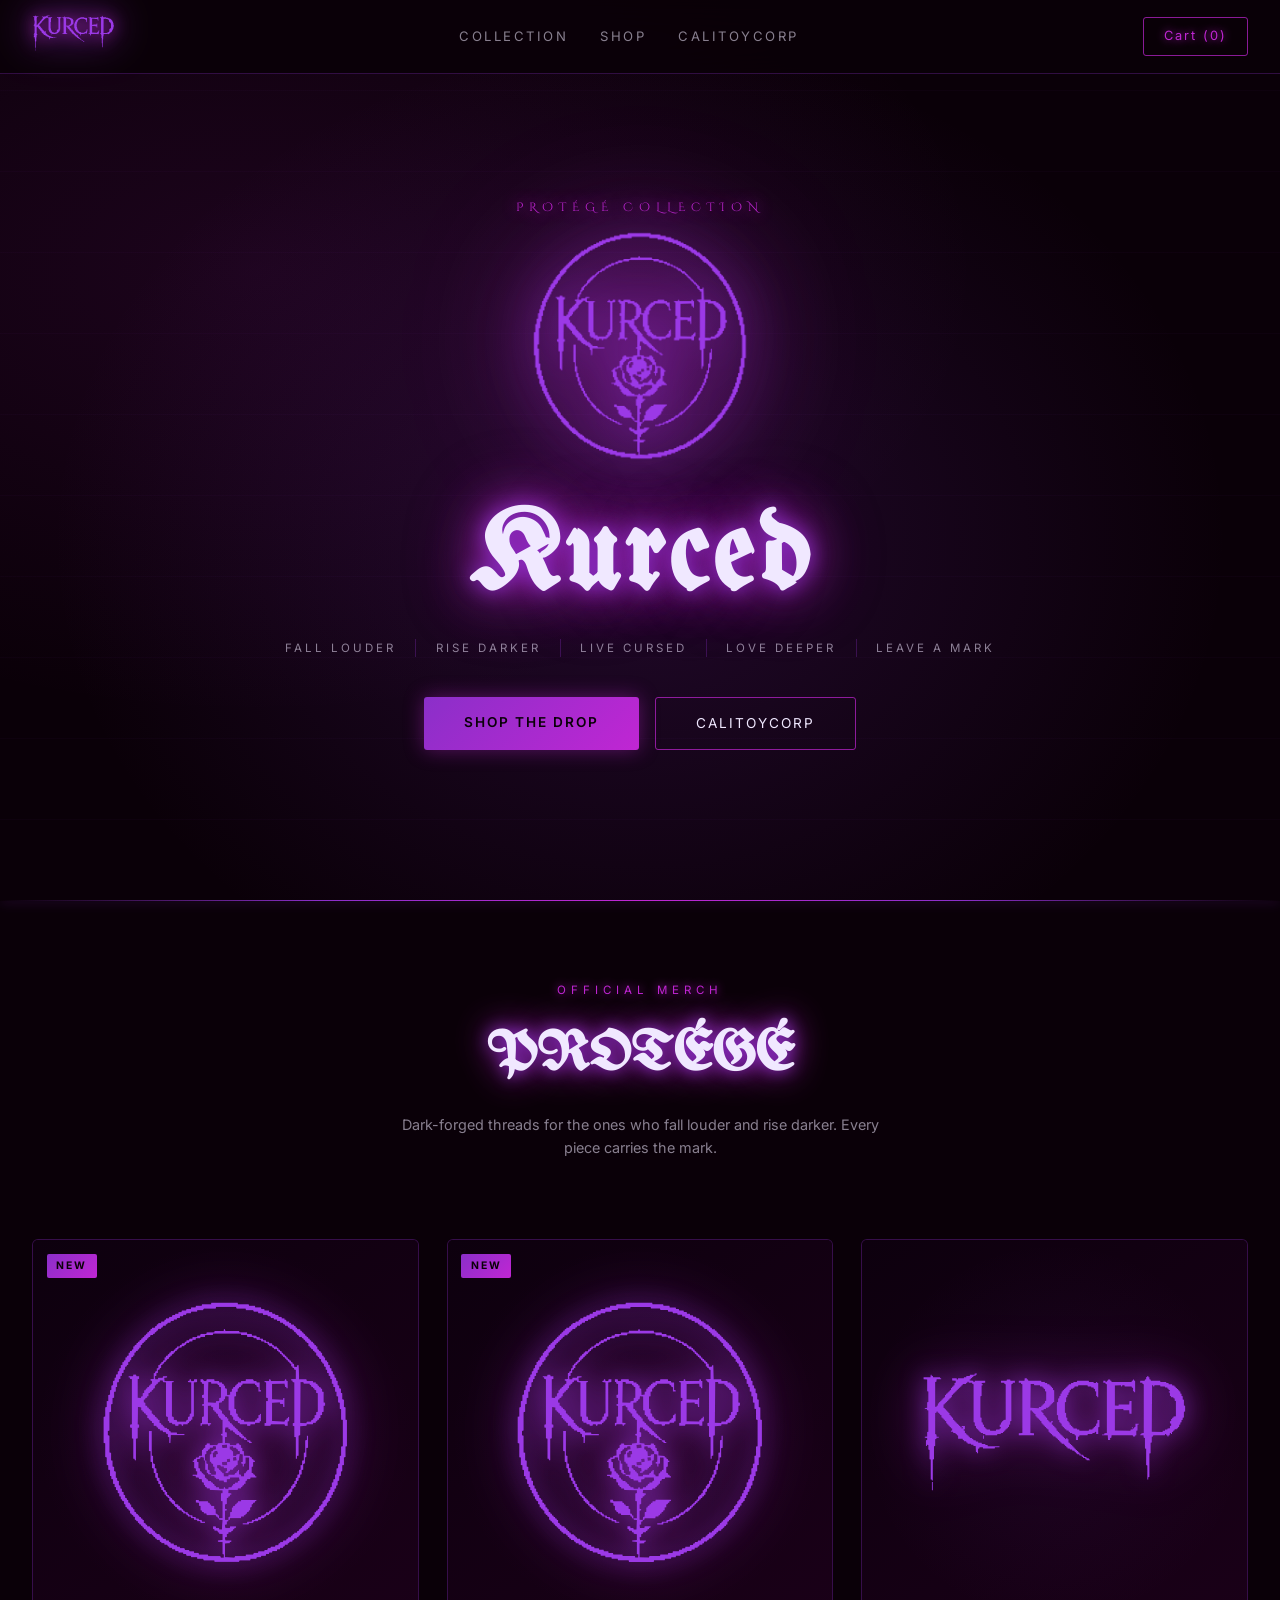
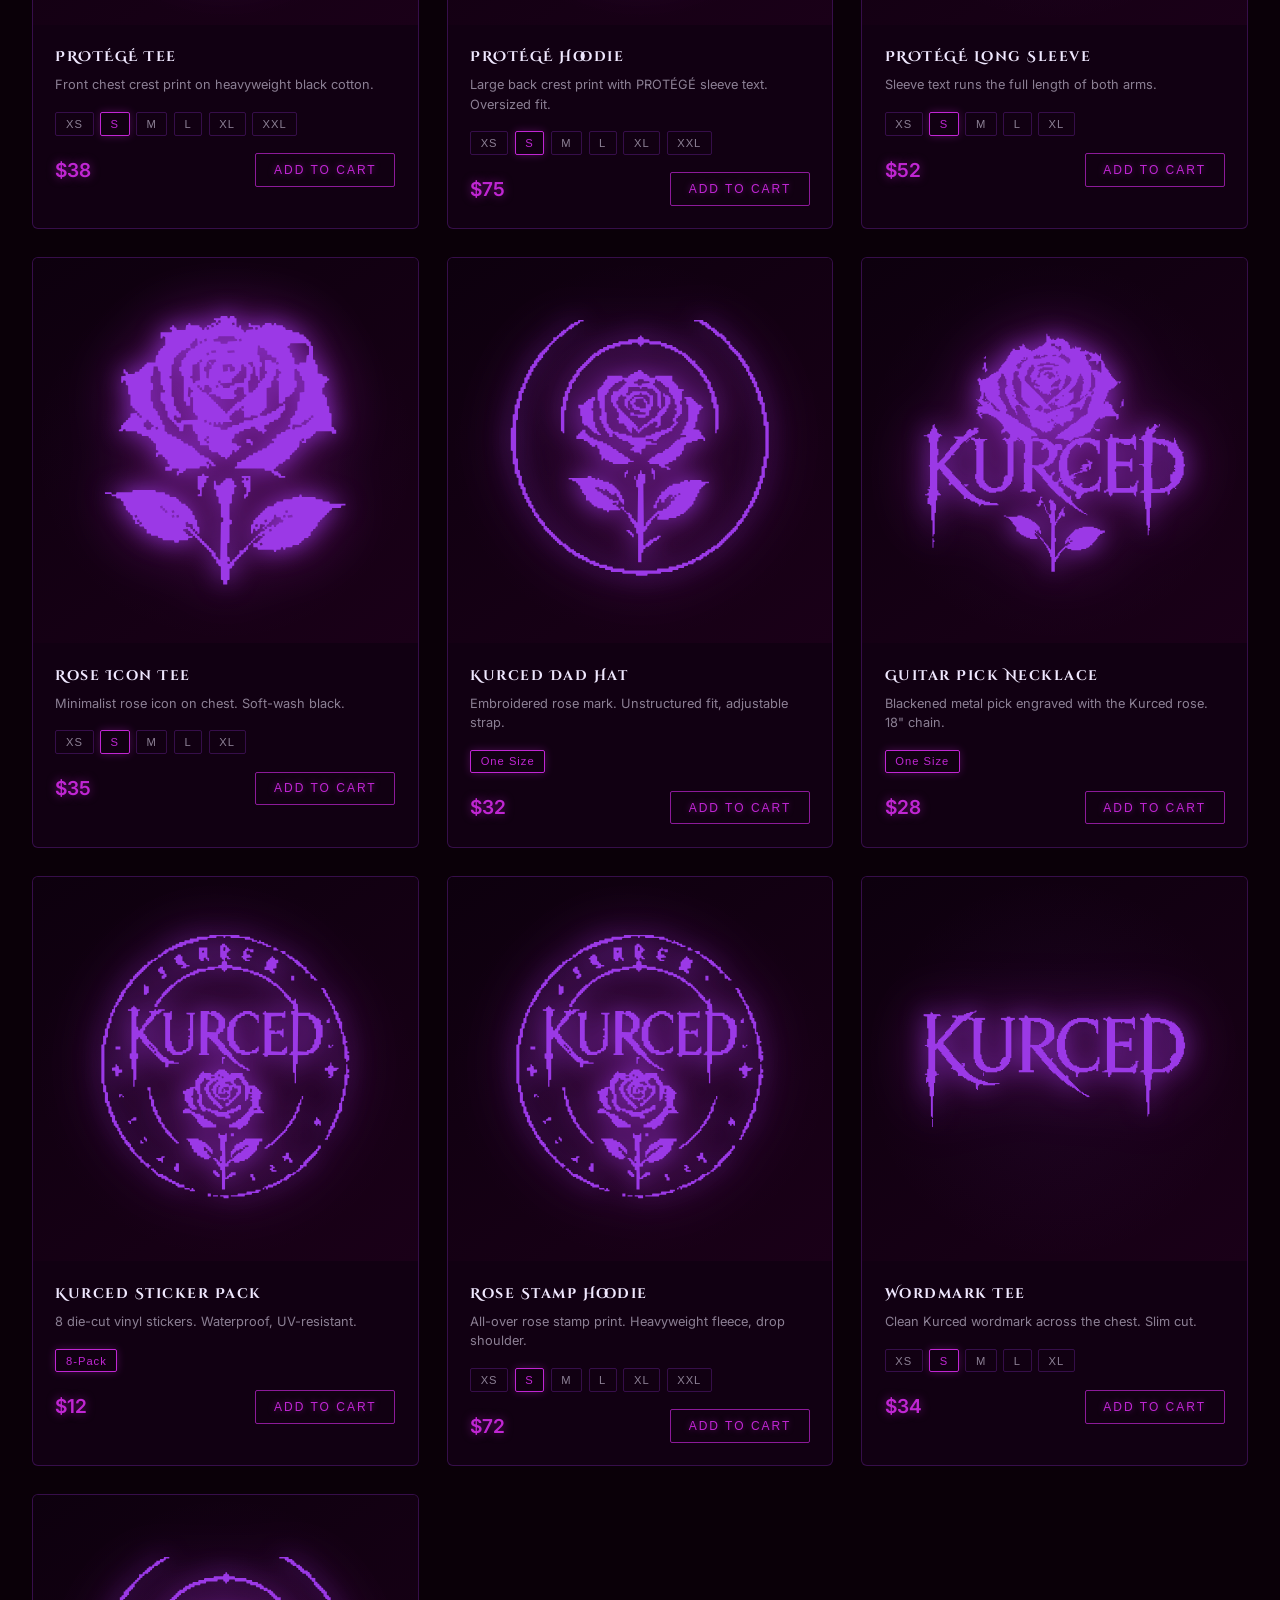
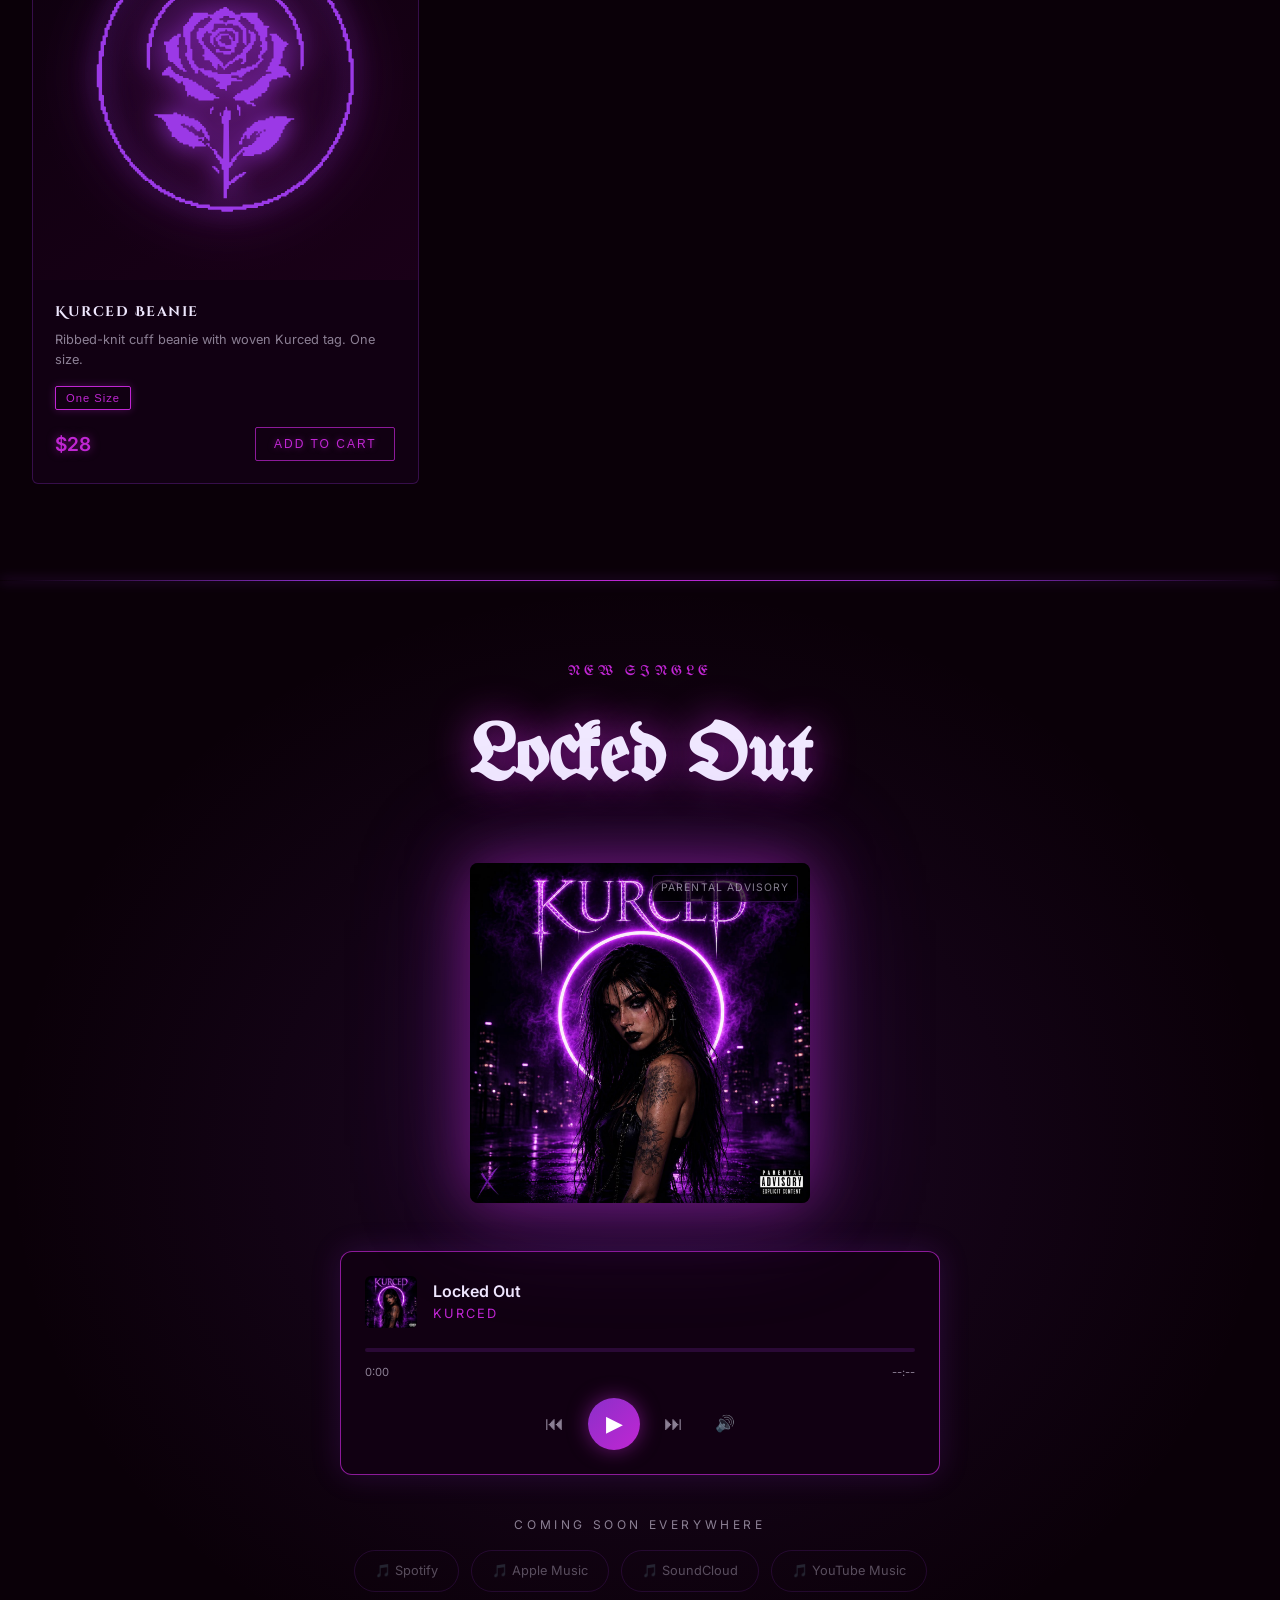
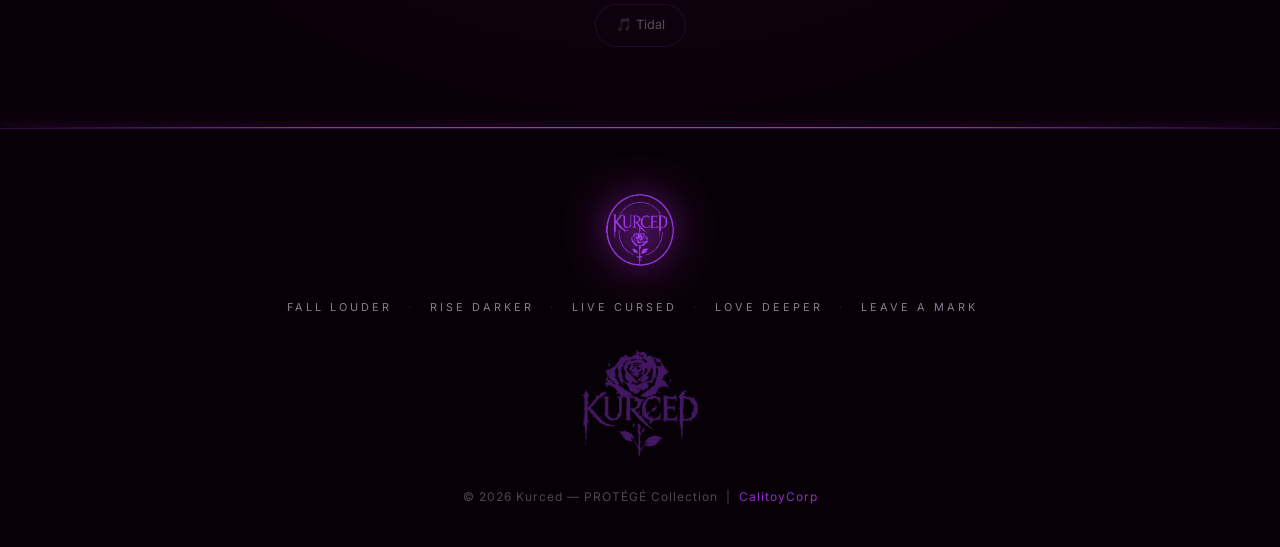
<file: brands/kurced/index.html>
<!DOCTYPE html><html lang="en"><head><meta charset="UTF-8"><meta name="viewport" content="width=device-width,initial-scale=1"><title>Kurced | PROTÉGÉ Collection — Official Merch</title><link rel="preconnect" href="https://fonts.googleapis.com"><link href="https://fonts.googleapis.com/css2?family=MedievalSharp&family=UnifrakturMaguntia&family=Inter:wght@300;400;500;600&family=Cinzel+Decorative:wght@700&display=swap" rel="stylesheet"><style>:root{--bg:#0a0008;--purple:#8b2fc9;--magenta:#c026d3;--purple-dim:rgba(139,47,201,0.15);--magenta-dim:rgba(192,38,211,0.12);--card-bg:#110012;--border:rgba(139,47,201,0.3);--border-bright:rgba(192,38,211,0.7);--white:#f0e8ff;--grey:rgba(240,232,255,0.55)}*,::after,::before{margin:0;padding:0;box-sizing:border-box}html{scroll-behavior:smooth}body{font-family:Inter,sans-serif;background:var(--bg);color:var(--white);line-height:1.6;overflow-x:hidden}nav{position:fixed;top:0;left:0;right:0;z-index:100;background:rgba(10,0,8,.92);backdrop-filter:blur(18px);border-bottom:1px solid var(--border);padding:.85rem 2rem;display:flex;align-items:center;justify-content:space-between}.nav-logo img{height:38px;filter:drop-shadow(0 0 8px var(--magenta)) drop-shadow(0 0 20px var(--purple))}.nav-links{display:flex;gap:2rem}.nav-links a{color:var(--grey);text-decoration:none;font-size:.82rem;letter-spacing:2.5px;text-transform:uppercase;transition:color .25s,text-shadow .25s}.nav-links a:hover{color:var(--white);text-shadow:0 0 10px var(--magenta)}.nav-cart{border:1px solid var(--border-bright);color:var(--magenta);padding:.5rem 1.25rem;border-radius:3px;font-size:.8rem;letter-spacing:2px;text-decoration:none;transition:all .25s;text-shadow:0 0 8px var(--magenta)}.nav-cart:hover{background:var(--magenta);color:#0a0008;box-shadow:0 0 20px var(--magenta);text-shadow:none}.hero{min-height:100vh;display:flex;flex-direction:column;align-items:center;justify-content:center;text-align:center;padding:8rem 2rem 5rem;position:relative;overflow:hidden;background:radial-gradient(ellipse at 50% 60%,rgba(139,47,201,.18) 0,transparent 65%),radial-gradient(ellipse at 20% 30%,rgba(192,38,211,.1) 0,transparent 50%),var(--bg)}.hero::before{content:'';position:absolute;inset:0;pointer-events:none;background:repeating-linear-gradient(0deg,transparent,transparent 80px,rgba(139,47,201,.03) 80px,rgba(139,47,201,.03) 81px)}.hero-crest{width:220px;height:auto;margin-bottom:2.5rem;filter:drop-shadow(0 0 25px var(--purple)) drop-shadow(0 0 55px var(--magenta));animation:crестpulse 4s ease-in-out infinite;position:relative;z-index:1}@keyframes crестpulse{0%,100%{filter:drop-shadow(0 0 25px var(--purple)) drop-shadow(0 0 55px var(--magenta))}50%{filter:drop-shadow(0 0 40px var(--purple)) drop-shadow(0 0 90px var(--magenta))}}.hero-collection{font-family:'Cinzel Decorative',serif;font-size:.75rem;letter-spacing:6px;color:var(--magenta);text-transform:uppercase;margin-bottom:.75rem;text-shadow:0 0 15px var(--magenta);position:relative;z-index:1}.hero h1{font-family:UnifrakturMaguntia,serif;font-size:clamp(3.5rem,10vw,7rem);color:var(--white);letter-spacing:4px;line-height:1;text-shadow:0 0 20px var(--purple),0 0 50px var(--magenta),0 0 80px rgba(192,38,211,.4);margin-bottom:1.5rem;position:relative;z-index:1}.hero-pillars{display:flex;flex-wrap:wrap;justify-content:center;gap:1.2rem;margin-bottom:2.5rem;position:relative;z-index:1}.hero-pillars span{font-size:.72rem;letter-spacing:3px;color:var(--grey);text-transform:uppercase;border-left:1px solid var(--border);padding-left:1.2rem}.hero-pillars span:first-child{border-left:none;padding-left:0}.hero-cta{display:flex;gap:1rem;position:relative;z-index:1}.btn-primary{background:linear-gradient(135deg,var(--purple),var(--magenta));color:#0a0008;padding:.9rem 2.5rem;font-weight:600;letter-spacing:2px;font-size:.85rem;text-transform:uppercase;border:none;border-radius:3px;cursor:pointer;text-decoration:none;transition:all .3s;box-shadow:0 0 20px rgba(192,38,211,.4)}.btn-primary:hover{box-shadow:0 0 40px var(--magenta),0 0 70px rgba(139,47,201,.5);transform:translateY(-2px)}.btn-ghost{background:0 0;color:var(--white);padding:.9rem 2.5rem;letter-spacing:2px;font-size:.85rem;text-transform:uppercase;border:1px solid var(--border-bright);border-radius:3px;cursor:pointer;text-decoration:none;transition:all .3s}.btn-ghost:hover{background:var(--purple-dim);border-color:var(--purple);box-shadow:0 0 20px var(--purple-dim)}.divider{width:100%;height:1px;margin:0;background:linear-gradient(90deg,transparent,var(--purple),var(--magenta),var(--purple),transparent);box-shadow:0 0 12px var(--purple)}.collection-header{text-align:center;padding:5rem 2rem 3rem}.collection-header .eyebrow{font-size:.72rem;letter-spacing:5px;color:var(--magenta);text-transform:uppercase;margin-bottom:.75rem;display:block;text-shadow:0 0 10px var(--magenta)}.collection-header h2{font-family:UnifrakturMaguntia,serif;font-size:clamp(2rem,6vw,3.5rem);text-shadow:0 0 15px var(--purple),0 0 35px var(--magenta);margin-bottom:.75rem}.collection-header p{color:var(--grey);max-width:480px;margin:0 auto;font-size:.9rem}.products{max-width:1380px;margin:0 auto;padding:2rem 2rem 6rem}.products-grid{display:grid;grid-template-columns:repeat(auto-fill,minmax(290px,1fr));gap:1.75rem}.product-card{background:var(--card-bg);border:1px solid var(--border);border-radius:6px;overflow:hidden;transition:all .35s;position:relative}.product-card::before{content:'';position:absolute;inset:0;border-radius:6px;pointer-events:none;box-shadow:inset 0 0 0 1px transparent;transition:box-shadow .35s}.product-card:hover{transform:translateY(-6px);border-color:var(--magenta)}.product-card:hover::before{box-shadow:0 0 30px rgba(192,38,211,.25),inset 0 0 30px rgba(192,38,211,.04)}.product-img-wrap{aspect-ratio:1;background:linear-gradient(145deg,#0d000e,#1a0018);display:flex;align-items:center;justify-content:center;position:relative;overflow:hidden}.product-img-wrap::after{content:'';position:absolute;inset:0;pointer-events:none;background:radial-gradient(circle at 50% 50%,rgba(139,47,201,.08) 0,transparent 70%)}.product-img-wrap img{width:70%;height:70%;object-fit:contain;position:relative;z-index:1;filter:drop-shadow(0 0 12px var(--purple)) drop-shadow(0 0 28px rgba(192,38,211,.4));transition:filter .35s,transform .35s}.product-card:hover .product-img-wrap img{filter:drop-shadow(0 0 20px var(--purple)) drop-shadow(0 0 45px var(--magenta));transform:scale(1.06)}.product-badge{position:absolute;top:.85rem;left:.85rem;z-index:2;background:linear-gradient(135deg,var(--purple),var(--magenta));color:#0a0008;font-size:.65rem;font-weight:700;letter-spacing:2px;text-transform:uppercase;padding:.25rem .6rem;border-radius:2px}.product-info{padding:1.4rem}.product-info h3{font-family:'Cinzel Decorative',serif;font-size:.85rem;letter-spacing:1.5px;margin-bottom:.4rem;color:var(--white)}.product-desc{color:var(--grey);font-size:.8rem;margin-bottom:1.1rem;line-height:1.5}.size-selector{display:flex;gap:.4rem;margin-bottom:1.1rem;flex-wrap:wrap}.size-btn{background:0 0;border:1px solid var(--border);color:var(--grey);font-size:.7rem;letter-spacing:1px;padding:.3rem .6rem;border-radius:2px;cursor:pointer;transition:all .2s}.size-btn.active,.size-btn:hover{border-color:var(--magenta);color:var(--magenta);box-shadow:0 0 8px rgba(192,38,211,.3)}.product-footer{display:flex;align-items:center;justify-content:space-between}.price{font-size:1.2rem;font-weight:600;color:var(--magenta);text-shadow:0 0 10px rgba(192,38,211,.5)}.add-cart{background:0 0;border:1px solid var(--border-bright);color:var(--magenta);font-size:.75rem;letter-spacing:2px;text-transform:uppercase;padding:.55rem 1.1rem;border-radius:2px;cursor:pointer;transition:all .25s;text-shadow:0 0 6px rgba(192,38,211,.5)}.add-cart:hover{background:var(--magenta);color:#0a0008;box-shadow:0 0 18px var(--magenta);text-shadow:none}footer{background:#070006;border-top:1px solid var(--border);padding:4rem 2rem 2.5rem;text-align:center}.footer-crest{width:70px;margin-bottom:1.5rem;filter:drop-shadow(0 0 12px var(--purple)) drop-shadow(0 0 28px var(--magenta))}.footer-pillars{display:flex;flex-wrap:wrap;justify-content:center;gap:1rem;margin-bottom:2rem}.footer-pillars span{font-size:.68rem;letter-spacing:3px;color:var(--grey);text-transform:uppercase}.footer-pillars span::after{content:'·';margin-left:1rem;opacity:.3}.footer-pillars span:last-child::after{content:''}.footer-rose{width:120px;margin:0 auto 1.5rem;opacity:.4}.footer-copy{color:rgba(240,232,255,.3);font-size:.75rem;letter-spacing:1px}.footer-copy a{color:var(--purple);text-decoration:none}@media(max-width:768px){.nav-links{display:none}.hero-crest{width:160px}.products-grid{grid-template-columns:1fr 1fr;gap:1rem}.product-info h3{font-size:.75rem}}@media(max-width:480px){.products-grid{grid-template-columns:1fr}.hero-cta{flex-direction:column;align-items:center}.btn-ghost,.btn-primary{width:220px;text-align:center}}</style></head><body><nav><a href="#" class="nav-logo"><img src="../../assets/branding/svg/All_Brand_Logos_SVG/Kurced/Brand_Color/Wordmark.svg" alt="Kurced"></a><div class="nav-links"><a href="#collection">Collection</a> <a href="#products">Shop</a> <a href="../">CalitoyCorp</a></div><a href="#cart" class="nav-cart">Cart (0)</a></nav><section class="hero"><span class="hero-collection">PROTÉGÉ Collection</span> <img src="../../assets/branding/png/All_Brand_Logos_PNG/Kurced/Brand_Color/Primary_Crest.png" alt="Kurced Primary Crest" class="hero-crest"><h1>Kurced</h1><div class="hero-pillars"><span>Fall Louder</span> <span>Rise Darker</span> <span>Live Cursed</span> <span>Love Deeper</span> <span>Leave a Mark</span></div><div class="hero-cta"><a href="#products" class="btn-primary">Shop the Drop</a> <a href="../" class="btn-ghost">CalitoyCorp</a></div></section><div class="divider"></div><div class="collection-header" id="collection"><span class="eyebrow">Official Merch</span><h2>PROTÉGÉ</h2><p>Dark-forged threads for the ones who fall louder and rise darker. Every piece carries the mark.</p></div><section class="products" id="products"><div class="products-grid"><div class="product-card"><div class="product-img-wrap"><span class="product-badge">New</span> <img src="../../assets/branding/png/All_Brand_Logos_PNG/Kurced/Brand_Color/Primary_Crest.png" alt="PROTÉGÉ Tee"></div><div class="product-info"><h3>PROTÉGÉ Tee</h3><p class="product-desc">Front chest crest print on heavyweight black cotton.</p><div class="size-selector"><button class="size-btn">XS</button> <button class="size-btn active">S</button> <button class="size-btn">M</button> <button class="size-btn">L</button> <button class="size-btn">XL</button> <button class="size-btn">XXL</button></div><div class="product-footer"><span class="price">$38</span> <button class="add-cart">Add to Cart</button></div></div></div><div class="product-card"><div class="product-img-wrap"><span class="product-badge">New</span> <img src="../../assets/branding/svg/All_Brand_Logos_SVG/Kurced/Brand_Color/Primary_Crest.svg" alt="PROTÉGÉ Hoodie"></div><div class="product-info"><h3>PROTÉGÉ Hoodie</h3><p class="product-desc">Large back crest print with PROTÉGÉ sleeve text. Oversized fit.</p><div class="size-selector"><button class="size-btn">XS</button> <button class="size-btn active">S</button> <button class="size-btn">M</button> <button class="size-btn">L</button> <button class="size-btn">XL</button> <button class="size-btn">XXL</button></div><div class="product-footer"><span class="price">$75</span> <button class="add-cart">Add to Cart</button></div></div></div><div class="product-card"><div class="product-img-wrap"><img src="../../assets/branding/svg/All_Brand_Logos_SVG/Kurced/Brand_Color/Wordmark.svg" alt="PROTÉGÉ Long Sleeve"></div><div class="product-info"><h3>PROTÉGÉ Long Sleeve</h3><p class="product-desc">Sleeve text runs the full length of both arms.</p><div class="size-selector"><button class="size-btn">XS</button> <button class="size-btn active">S</button> <button class="size-btn">M</button> <button class="size-btn">L</button> <button class="size-btn">XL</button></div><div class="product-footer"><span class="price">$52</span> <button class="add-cart">Add to Cart</button></div></div></div><div class="product-card"><div class="product-img-wrap"><img src="../../assets/branding/svg/All_Brand_Logos_SVG/Kurced/Brand_Color/Rose_Icon.svg" alt="Rose Icon Tee"></div><div class="product-info"><h3>Rose Icon Tee</h3><p class="product-desc">Minimalist rose icon on chest. Soft-wash black.</p><div class="size-selector"><button class="size-btn">XS</button> <button class="size-btn active">S</button> <button class="size-btn">M</button> <button class="size-btn">L</button> <button class="size-btn">XL</button></div><div class="product-footer"><span class="price">$35</span> <button class="add-cart">Add to Cart</button></div></div></div><div class="product-card"><div class="product-img-wrap"><img src="../../assets/branding/svg/All_Brand_Logos_SVG/Kurced/Brand_Color/Embroidery_Mark.svg" alt="Kurced Dad Hat"></div><div class="product-info"><h3>Kurced Dad Hat</h3><p class="product-desc">Embroidered rose mark. Unstructured fit, adjustable strap.</p><div class="size-selector"><button class="size-btn active">One Size</button></div><div class="product-footer"><span class="price">$32</span> <button class="add-cart">Add to Cart</button></div></div></div><div class="product-card"><div class="product-img-wrap"><img src="../../assets/branding/svg/All_Brand_Logos_SVG/Kurced/Brand_Color/Rose_Signature.svg" alt="Guitar Pick Necklace"></div><div class="product-info"><h3>Guitar Pick Necklace</h3><p class="product-desc">Blackened metal pick engraved with the Kurced rose. 18" chain.</p><div class="size-selector"><button class="size-btn active">One Size</button></div><div class="product-footer"><span class="price">$28</span> <button class="add-cart">Add to Cart</button></div></div></div><div class="product-card"><div class="product-img-wrap"><img src="../../assets/branding/svg/All_Brand_Logos_SVG/Kurced/Brand_Color/Stamp.svg" alt="Kurced Sticker Pack"></div><div class="product-info"><h3>Kurced Sticker Pack</h3><p class="product-desc">8 die-cut vinyl stickers. Waterproof, UV-resistant.</p><div class="size-selector"><button class="size-btn active">8-Pack</button></div><div class="product-footer"><span class="price">$12</span> <button class="add-cart">Add to Cart</button></div></div></div><div class="product-card"><div class="product-img-wrap"><img src="../../assets/branding/svg/All_Brand_Logos_SVG/Kurced/Brand_Color/Stamp.svg" alt="Rose Stamp Hoodie"></div><div class="product-info"><h3>Rose Stamp Hoodie</h3><p class="product-desc">All-over rose stamp print. Heavyweight fleece, drop shoulder.</p><div class="size-selector"><button class="size-btn">XS</button> <button class="size-btn active">S</button> <button class="size-btn">M</button> <button class="size-btn">L</button> <button class="size-btn">XL</button> <button class="size-btn">XXL</button></div><div class="product-footer"><span class="price">$72</span> <button class="add-cart">Add to Cart</button></div></div></div><div class="product-card"><div class="product-img-wrap"><img src="../../assets/branding/png/All_Brand_Logos_PNG/Kurced/Brand_Color/Wordmark.png" alt="Wordmark Tee"></div><div class="product-info"><h3>Wordmark Tee</h3><p class="product-desc">Clean Kurced wordmark across the chest. Slim cut.</p><div class="size-selector"><button class="size-btn">XS</button> <button class="size-btn active">S</button> <button class="size-btn">M</button> <button class="size-btn">L</button> <button class="size-btn">XL</button></div><div class="product-footer"><span class="price">$34</span> <button class="add-cart">Add to Cart</button></div></div></div><div class="product-card"><div class="product-img-wrap"><img src="../../assets/branding/svg/All_Brand_Logos_SVG/Kurced/Brand_Color/Embroidery_Mark.svg" alt="Kurced Beanie"></div><div class="product-info"><h3>Kurced Beanie</h3><p class="product-desc">Ribbed-knit cuff beanie with woven Kurced tag. One size.</p><div class="size-selector"><button class="size-btn active">One Size</button></div><div class="product-footer"><span class="price">$28</span> <button class="add-cart">Add to Cart</button></div></div></div></div></section><div class="divider"></div><section id="locked-out" style="padding:80px 20px;text-align:center;background:radial-gradient(ellipse at center,rgba(139,47,201,.15) 0,transparent 70%)"><p style="font-family:UnifrakturMaguntia,serif;color:var(--magenta);font-size:.85rem;letter-spacing:.3em;text-transform:uppercase;margin-bottom:12px">New Single</p><h2 style="font-family:UnifrakturMaguntia,serif;font-size:clamp(2.5rem,8vw,5rem);color:var(--white);text-shadow:0 0 40px rgba(192,38,211,.8);margin-bottom:40px">Locked Out</h2><div style="display:flex;flex-direction:column;align-items:center;gap:40px;max-width:600px;margin:0 auto"><div style="position:relative;width:min(340px,90vw)"><img src="../../assets/branding/locked-out-cover.jpg" alt="Locked Out - Kurced" style="width:100%;border-radius:8px;box-shadow:0 0 60px rgba(192,38,211,.5),0 0 120px rgba(139,47,201,.3)"><div style="position:absolute;top:12px;right:12px;background:rgba(0,0,0,.7);border:1px solid var(--border);border-radius:4px;padding:4px 8px;font-size:.65rem;letter-spacing:.1em;color:var(--grey)">PARENTAL ADVISORY</div></div><div id="player" style="width:100%;background:#110012;border:1px solid var(--border-bright);border-radius:12px;padding:24px;box-shadow:0 0 30px rgba(139,47,201,.2)"><div style="display:flex;align-items:center;gap:16px;margin-bottom:20px"><img src="../../assets/branding/locked-out-cover.jpg" alt="" style="width:52px;height:52px;border-radius:6px;object-fit:cover"><div style="text-align:left"><div style="font-weight:600;color:var(--white);font-size:1rem">Locked Out</div><div style="color:var(--magenta);font-size:.8rem;letter-spacing:.15em">KURCED</div></div></div><div id="progress-track" style="width:100%;height:4px;background:rgba(139,47,201,.2);border-radius:2px;cursor:pointer;margin-bottom:12px;position:relative"><div id="progress-fill" style="height:100%;width:0%;background:linear-gradient(90deg,var(--purple),var(--magenta));border-radius:2px;transition:width .1s linear"></div></div><div style="display:flex;justify-content:space-between;font-size:.7rem;color:var(--grey);margin-bottom:16px"><span id="time-current">0:00</span> <span id="time-total">--:--</span></div><div style="display:flex;align-items:center;justify-content:center;gap:24px"><button id="prev-btn" onclick="seekBack()" style="background:0 0;border:none;color:var(--grey);cursor:pointer;font-size:1.2rem">⏮</button> <button id="play-btn" onclick="togglePlay()" style="width:52px;height:52px;border-radius:50%;background:linear-gradient(135deg,var(--purple),var(--magenta));border:none;color:#fff;font-size:1.4rem;cursor:pointer;box-shadow:0 0 20px rgba(192,38,211,.5);display:flex;align-items:center;justify-content:center">▶</button> <button id="next-btn" onclick="seekForward()" style="background:0 0;border:none;color:var(--grey);cursor:pointer;font-size:1.2rem">⏭</button> <button onclick="toggleMute()" id="mute-btn" style="background:0 0;border:none;color:var(--grey);cursor:pointer;font-size:1rem;margin-left:8px">🔊</button></div><audio id="kurced-audio" preload="metadata"></audio></div><div><p style="font-size:.75rem;letter-spacing:.3em;color:var(--grey);text-transform:uppercase;margin-bottom:16px">Coming Soon Everywhere</p><div style="display:flex;flex-wrap:wrap;justify-content:center;gap:12px"><span style="padding:10px 20px;border:1px solid var(--border);border-radius:24px;font-size:.8rem;color:var(--grey);opacity:.6">🎵 Spotify</span> <span style="padding:10px 20px;border:1px solid var(--border);border-radius:24px;font-size:.8rem;color:var(--grey);opacity:.6">🎵 Apple Music</span> <span style="padding:10px 20px;border:1px solid var(--border);border-radius:24px;font-size:.8rem;color:var(--grey);opacity:.6">🎵 SoundCloud</span> <span style="padding:10px 20px;border:1px solid var(--border);border-radius:24px;font-size:.8rem;color:var(--grey);opacity:.6">🎵 YouTube Music</span> <span style="padding:10px 20px;border:1px solid var(--border);border-radius:24px;font-size:.8rem;color:var(--grey);opacity:.6">🎵 Tidal</span></div></div></div></section><div class="divider"></div><footer><img src="../../assets/branding/png/All_Brand_Logos_PNG/Kurced/Brand_Color/Primary_Crest.png" alt="Kurced" class="footer-crest"><div class="footer-pillars"><span>Fall Louder</span> <span>Rise Darker</span> <span>Live Cursed</span> <span>Love Deeper</span> <span>Leave a Mark</span></div><img src="../../assets/branding/svg/All_Brand_Logos_SVG/Kurced/Brand_Color/Rose_Signature.svg" alt="" class="footer-rose"><p class="footer-copy">&copy; 2026 Kurced — PROTÉGÉ Collection &nbsp;|&nbsp; <a href="../">CalitoyCorp</a></p></footer><script>let audio=document.getElementById("kurced-audio"),playBtn=document.getElementById("play-btn"),progressFill=document.getElementById("progress-fill"),progressTrack=document.getElementById("progress-track"),timeCurrent=document.getElementById("time-current"),timeTotal=document.getElementById("time-total");function fmt(t){return Math.floor(t/60)+":"+Math.floor(t%60).toString().padStart(2,"0")}function togglePlay(){audio.src&&!audio.paused?(audio.pause(),playBtn.textContent="▶"):audio.src?(audio.play(),playBtn.textContent="⏸"):playBtn.textContent="▶"}function seekBack(){audio.src&&(audio.currentTime=Math.max(0,audio.currentTime-10))}function seekForward(){audio.src&&(audio.currentTime=Math.min(audio.duration||0,audio.currentTime+10))}function toggleMute(){audio.muted=!audio.muted,document.getElementById("mute-btn").textContent=audio.muted?"🔇":"🔊"}audio.addEventListener("timeupdate",()=>{audio.duration&&(progressFill.style.width=audio.currentTime/audio.duration*100+"%",timeCurrent.textContent=fmt(audio.currentTime))}),audio.addEventListener("loadedmetadata",()=>{timeTotal.textContent=fmt(audio.duration)}),audio.addEventListener("ended",()=>{playBtn.textContent="▶",progressFill.style.width="0%"}),progressTrack.addEventListener("click",t=>{audio.duration&&(t=t.offsetX/progressTrack.offsetWidth,audio.currentTime=t*audio.duration)}),document.querySelectorAll(".size-selector").forEach(e=>{e.querySelectorAll(".size-btn").forEach(t=>{t.addEventListener("click",()=>{e.querySelectorAll(".size-btn").forEach(t=>t.classList.remove("active")),t.classList.add("active")})})});let cartCount=0,cartEl=document.querySelector(".nav-cart");document.querySelectorAll(".add-cart").forEach(t=>{t.addEventListener("click",()=>{cartCount++,cartEl.textContent=`Cart (${cartCount})`,t.textContent="Added!",t.style.background="var(--purple)",t.style.color="#f0e8ff",setTimeout(()=>{t.textContent="Add to Cart",t.style.background="",t.style.color=""},1500)})})</script></body></html>
</file>
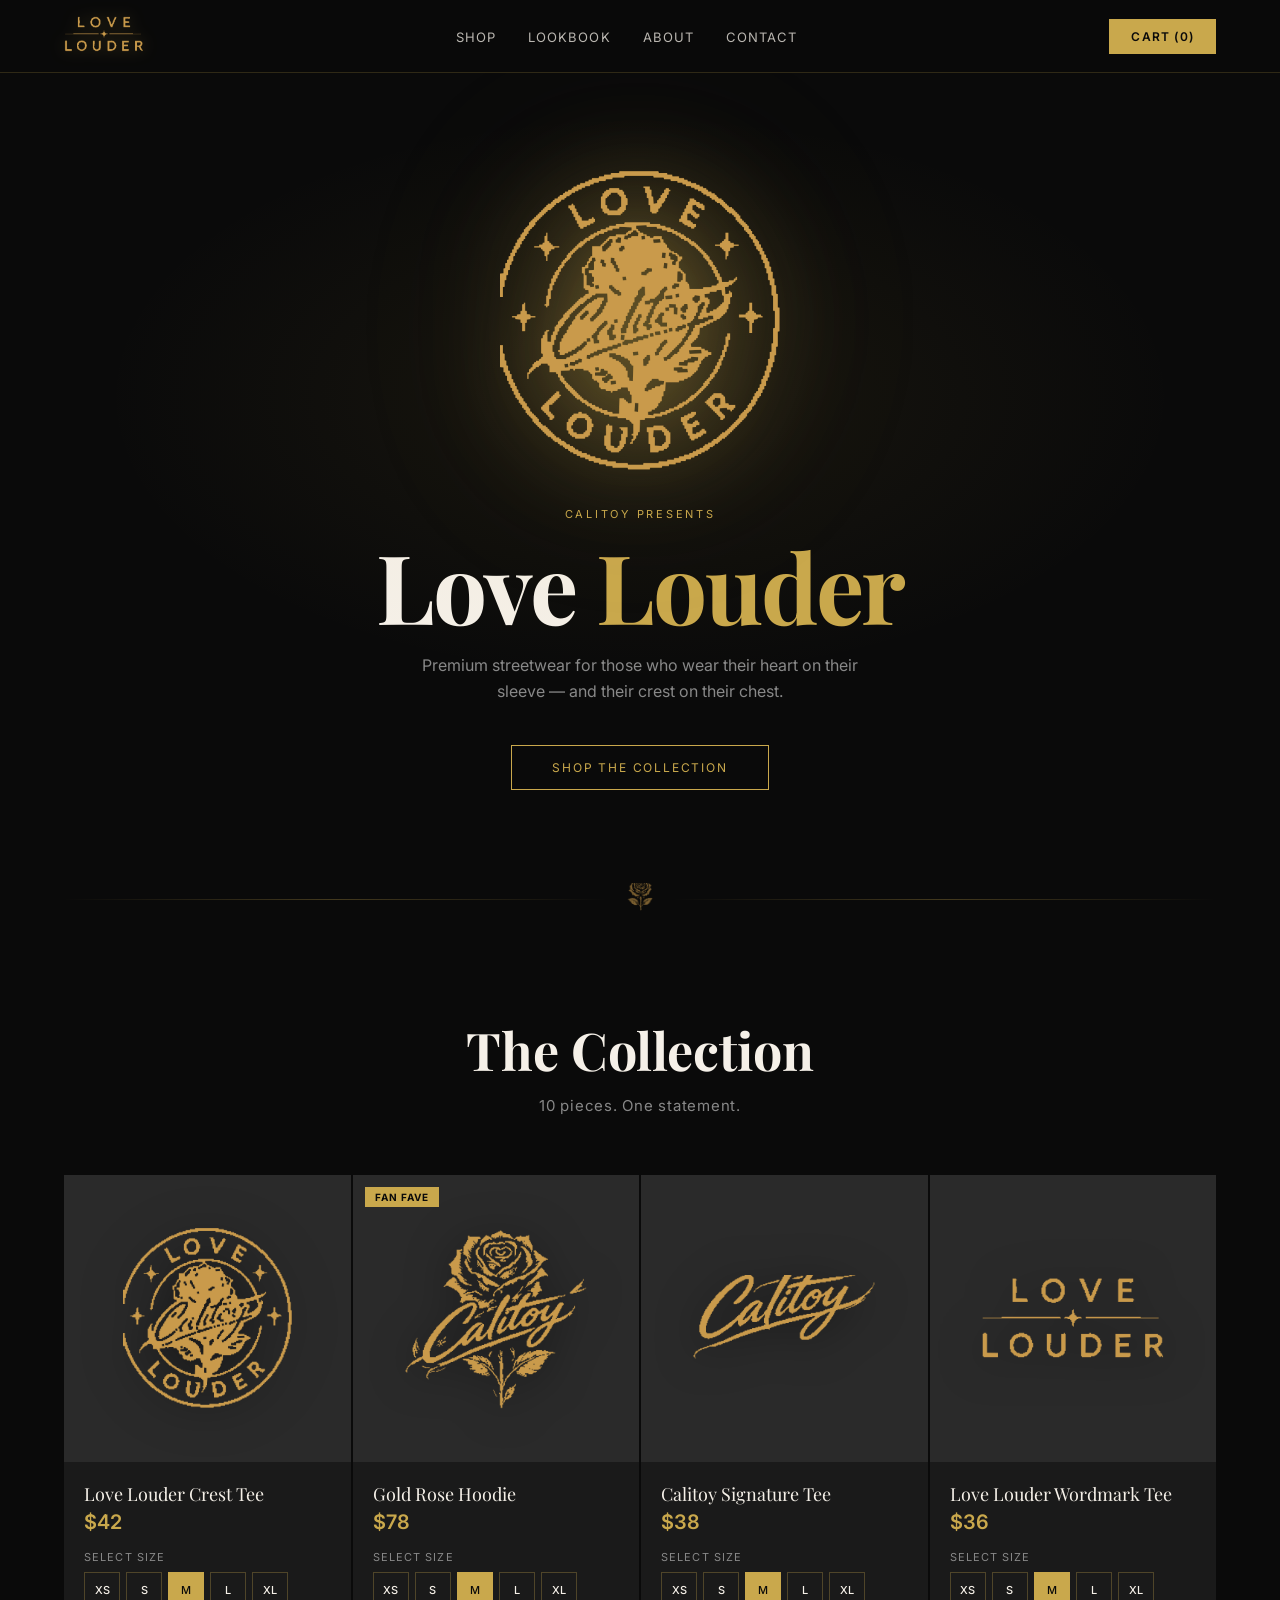
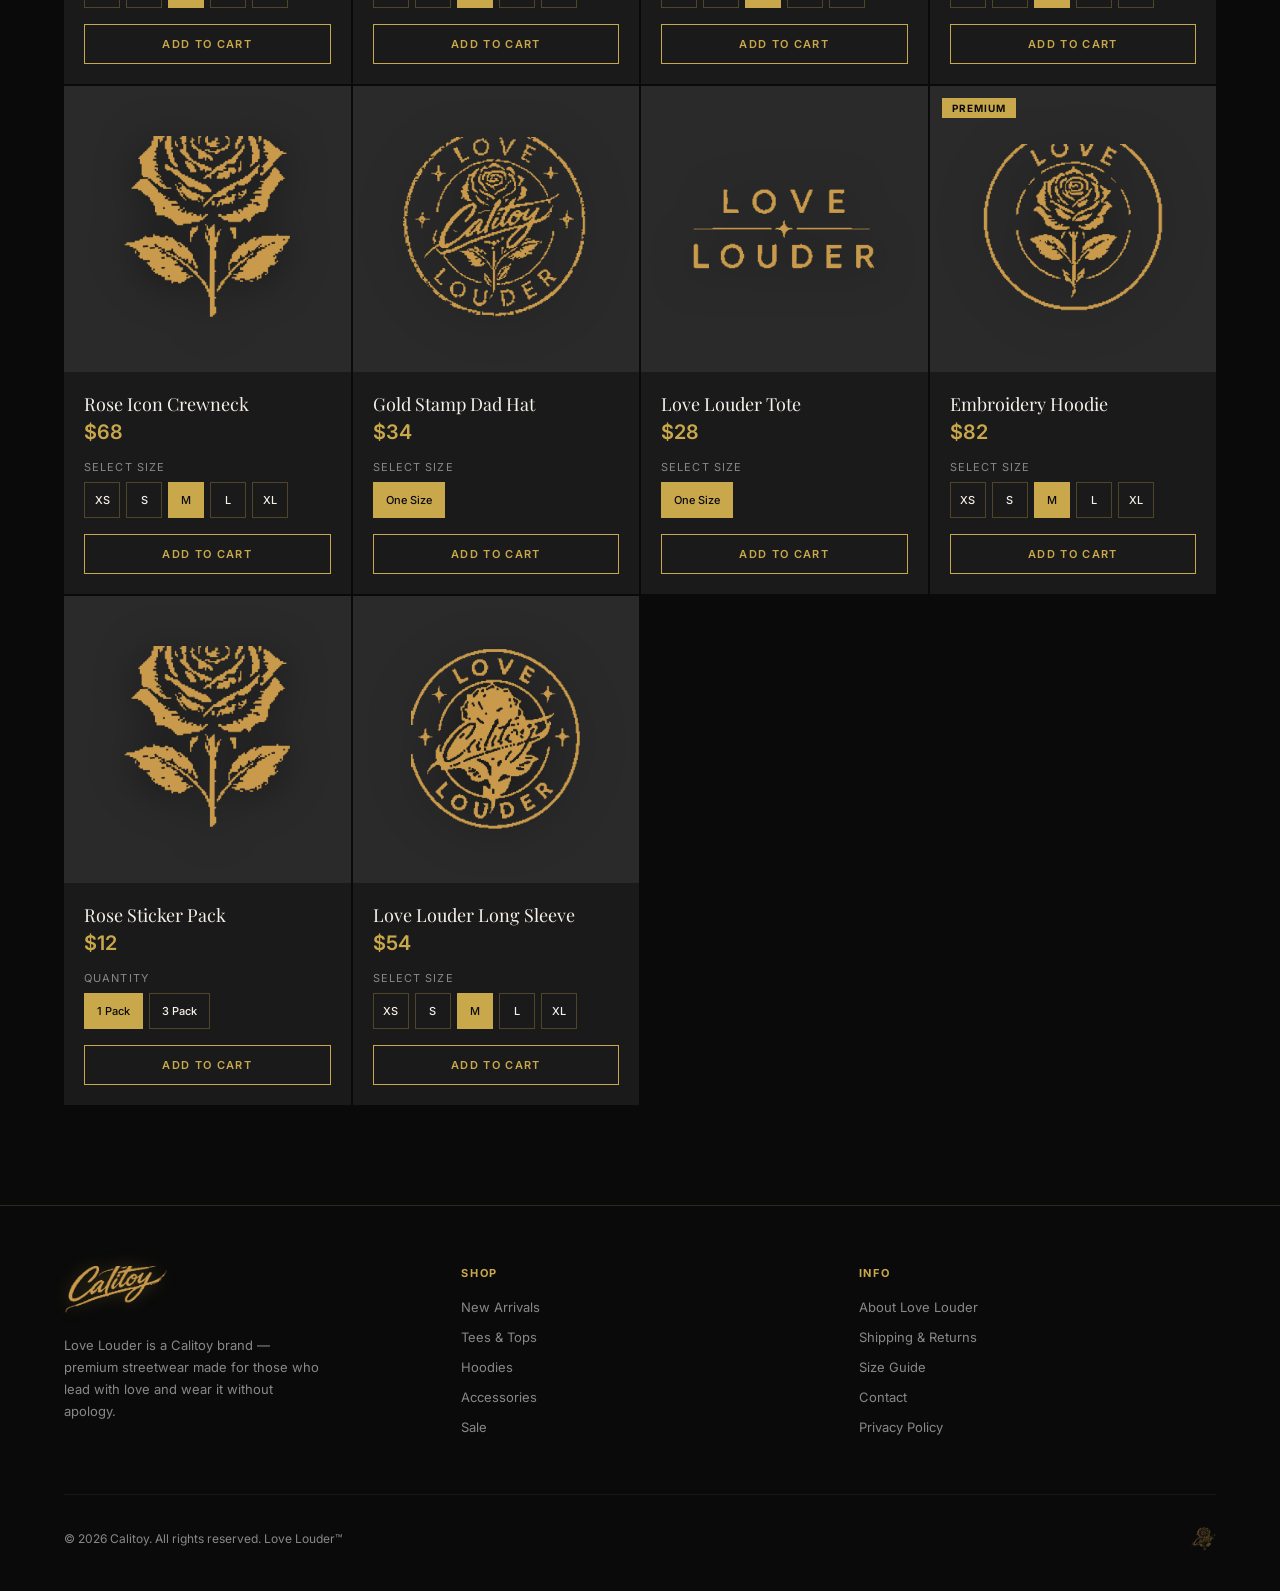
<file: brands/lovelouder/index.html>
<!DOCTYPE html><html lang="en"><head><meta charset="UTF-8"><meta name="viewport" content="width=device-width,initial-scale=1"><title>Love Louder — Premium Streetwear by Calitoy</title><link rel="preconnect" href="https://fonts.googleapis.com"><link href="https://fonts.googleapis.com/css2?family=Playfair+Display:wght@400;600;700&family=Inter:wght@300;400;500;600&display=swap" rel="stylesheet"><style>*,::after,::before{box-sizing:border-box;margin:0;padding:0}:root{--black:#0a0a0a;--gold:#c9a84c;--gold-light:#e0c06a;--gold-dark:#a8863a;--cream:#f5f0e8;--gray:#1a1a1a;--gray2:#2a2a2a;--text-muted:#888}html{scroll-behavior:smooth}body{background:var(--black);color:var(--cream);font-family:Inter,sans-serif;min-height:100vh}nav{position:sticky;top:0;z-index:100;background:rgba(10,10,10,.95);backdrop-filter:blur(12px);border-bottom:1px solid rgba(201,168,76,.2);padding:0 5%}.nav-inner{display:flex;align-items:center;justify-content:space-between;height:72px;max-width:1400px;margin:0 auto}.nav-logo img{height:36px;filter:drop-shadow(0 0 8px rgba(201,168,76,.4))}.nav-links{display:flex;gap:32px;list-style:none}.nav-links a{color:var(--cream);text-decoration:none;font-size:13px;letter-spacing:.08em;text-transform:uppercase;opacity:.75;transition:opacity .2s,color .2s}.nav-links a:hover{opacity:1;color:var(--gold)}.nav-cart{background:var(--gold);color:var(--black);border:none;padding:10px 22px;font-family:Inter,sans-serif;font-size:12px;font-weight:600;letter-spacing:.1em;text-transform:uppercase;cursor:pointer;transition:background .2s}.nav-cart:hover{background:var(--gold-light)}.hero{min-height:90vh;display:flex;flex-direction:column;align-items:center;justify-content:center;text-align:center;padding:80px 5%;position:relative;overflow:hidden}.hero::before{content:'';position:absolute;inset:0;background:radial-gradient(ellipse 60% 50% at 50% 40%,rgba(201,168,76,.08) 0,transparent 70%);pointer-events:none}.hero-crest{width:min(280px,55vw);filter:drop-shadow(0 0 40px rgba(201,168,76,.5)) drop-shadow(0 0 80px rgba(201,168,76,.2));animation:glow-pulse 3s ease-in-out infinite}@keyframes glow-pulse{0%,100%{filter:drop-shadow(0 0 40px rgba(201,168,76,.5)) drop-shadow(0 0 80px rgba(201,168,76,.2))}50%{filter:drop-shadow(0 0 60px rgba(201,168,76,.7)) drop-shadow(0 0 120px rgba(201,168,76,.35))}}.hero-eyebrow{font-size:11px;letter-spacing:.25em;text-transform:uppercase;color:var(--gold);margin:32px 0 16px}.hero h1{font-family:'Playfair Display',serif;font-size:clamp(48px,8vw,96px);font-weight:700;line-height:1;color:var(--cream);letter-spacing:-.02em}.hero h1 span{color:var(--gold)}.hero-sub{font-size:16px;color:var(--text-muted);margin:20px 0 40px;max-width:480px;line-height:1.6}.hero-cta{display:inline-block;background:0 0;color:var(--gold);border:1px solid var(--gold);padding:14px 40px;font-size:12px;letter-spacing:.15em;text-transform:uppercase;text-decoration:none;transition:all .25s}.hero-cta:hover{background:var(--gold);color:var(--black)}.divider{display:flex;align-items:center;gap:20px;padding:0 5%;max-width:1400px;margin:0 auto 60px}.divider-line{flex:1;height:1px;background:linear-gradient(90deg,transparent,rgba(201,168,76,.3),transparent)}.divider-icon img{height:28px;opacity:.6}.products-section{padding:40px 5% 100px;max-width:1400px;margin:0 auto}.section-header{text-align:center;margin-bottom:60px}.section-header h2{font-family:'Playfair Display',serif;font-size:clamp(32px,5vw,52px);color:var(--cream);margin-bottom:12px}.section-header p{color:var(--text-muted);font-size:15px;letter-spacing:.05em}.product-grid{display:grid;grid-template-columns:repeat(auto-fill,minmax(280px,1fr));gap:2px}.product-card{background:var(--gray);position:relative;overflow:hidden;cursor:pointer;transition:transform .3s}.product-card:hover{transform:translateY(-4px)}.product-card:hover .product-overlay{opacity:1}.product-img{width:100%;aspect-ratio:1;background:var(--gray2);display:flex;align-items:center;justify-content:center;position:relative;overflow:hidden}.product-img img{width:65%;height:65%;object-fit:contain;filter:drop-shadow(0 4px 20px rgba(0,0,0,.5));transition:transform .3s}.product-card:hover .product-img img{transform:scale(1.05)}.product-badge{position:absolute;top:12px;left:12px;background:var(--gold);color:var(--black);font-size:10px;font-weight:700;letter-spacing:.1em;text-transform:uppercase;padding:4px 10px}.product-overlay{position:absolute;inset:0;background:rgba(201,168,76,.05);opacity:0;transition:opacity .3s;pointer-events:none}.product-info{padding:20px}.product-name{font-family:'Playfair Display',serif;font-size:18px;color:var(--cream);margin-bottom:4px}.product-price{font-size:20px;color:var(--gold);font-weight:600;margin-bottom:16px}.size-label{font-size:11px;letter-spacing:.1em;text-transform:uppercase;color:var(--text-muted);margin-bottom:8px}.size-options{display:flex;gap:6px;flex-wrap:wrap;margin-bottom:16px}.size-btn{background:0 0;border:1px solid rgba(201,168,76,.3);color:var(--cream);width:36px;height:36px;font-size:11px;font-weight:500;cursor:pointer;transition:all .2s;font-family:Inter,sans-serif}.size-btn.active,.size-btn:hover{background:var(--gold);color:var(--black);border-color:var(--gold)}.size-btn.one-size{width:auto;padding:0 12px}.add-cart-btn{width:100%;background:0 0;color:var(--gold);border:1px solid var(--gold);padding:12px;font-family:Inter,sans-serif;font-size:11px;font-weight:600;letter-spacing:.12em;text-transform:uppercase;cursor:pointer;transition:all .25s}.add-cart-btn:hover{background:var(--gold);color:var(--black)}footer{border-top:1px solid rgba(201,168,76,.2);padding:60px 5% 40px;max-width:1400px;margin:0 auto}.footer-inner{display:grid;grid-template-columns:1fr 1fr 1fr;gap:40px;margin-bottom:48px}.footer-brand img{height:48px;margin-bottom:16px;filter:drop-shadow(0 0 8px rgba(201,168,76,.3))}.footer-brand p{color:var(--text-muted);font-size:13px;line-height:1.7;max-width:260px}.footer-col h4{font-size:11px;letter-spacing:.15em;text-transform:uppercase;color:var(--gold);margin-bottom:16px}.footer-col ul{list-style:none}.footer-col li{margin-bottom:10px}.footer-col a{color:var(--text-muted);text-decoration:none;font-size:13px;transition:color .2s}.footer-col a:hover{color:var(--cream)}.footer-bottom{display:flex;align-items:center;justify-content:space-between;padding-top:32px;border-top:1px solid rgba(255,255,255,.06)}.footer-bottom p{font-size:12px;color:var(--text-muted)}.footer-bottom img{height:24px;opacity:.5}.toast{position:fixed;bottom:32px;right:32px;background:var(--gold);color:var(--black);padding:14px 24px;font-size:13px;font-weight:600;transform:translateY(100px);opacity:0;transition:all .35s;z-index:999}.toast.show{transform:translateY(0);opacity:1}@media(max-width:900px){.footer-inner{grid-template-columns:1fr 1fr}.footer-brand{grid-column:1/-1}}@media(max-width:600px){.nav-links{display:none}.footer-inner{grid-template-columns:1fr}.product-grid{grid-template-columns:repeat(2,1fr)}.footer-bottom{flex-direction:column;gap:12px;text-align:center}}@media(max-width:400px){.product-grid{grid-template-columns:1fr}}</style></head><body><nav><div class="nav-inner"><a class="nav-logo" href="#"><img src="../../assets/branding/png/All_Brand_Logos_PNG/Calitoy_Love_Louder/Brand_Color/Love_Louder_Wordmark.png" alt="Love Louder"></a><ul class="nav-links"><li><a href="#products">Shop</a></li><li><a href="#">Lookbook</a></li><li><a href="#">About</a></li><li><a href="#">Contact</a></li></ul><button class="nav-cart" onclick='showToast("Cart opened")'>Cart (0)</button></div></nav><section class="hero"><img class="hero-crest" src="../../assets/branding/png/All_Brand_Logos_PNG/Calitoy_Love_Louder/Brand_Color/Primary_Crest.png" alt="Love Louder Crest"><p class="hero-eyebrow">Calitoy Presents</p><h1>Love <span>Louder</span></h1><p class="hero-sub">Premium streetwear for those who wear their heart on their sleeve — and their crest on their chest.</p><a class="hero-cta" href="#products">Shop the Collection</a></section><div style="max-width:1400px;margin:0 auto"><div class="divider"><div class="divider-line"></div><div class="divider-icon"><img src="../../assets/branding/png/All_Brand_Logos_PNG/Calitoy_Love_Louder/Brand_Color/Rose_Icon.png" alt=""></div><div class="divider-line"></div></div></div><section class="products-section" id="products"><div class="section-header"><h2>The Collection</h2><p>10 pieces. One statement.</p></div><div class="product-grid"><div class="product-card"><div class="product-img"><img src="../../assets/branding/png/All_Brand_Logos_PNG/Calitoy_Love_Louder/Brand_Color/Primary_Crest.png" alt="Love Louder Crest Tee"><div class="product-overlay"></div></div><div class="product-info"><div class="product-name">Love Louder Crest Tee</div><div class="product-price">$42</div><div class="size-label">Select Size</div><div class="size-options"><button class="size-btn" onclick="selectSize(this)">XS</button> <button class="size-btn" onclick="selectSize(this)">S</button> <button class="size-btn active" onclick="selectSize(this)">M</button> <button class="size-btn" onclick="selectSize(this)">L</button> <button class="size-btn" onclick="selectSize(this)">XL</button></div><button class="add-cart-btn" onclick='showToast("Love Louder Crest Tee added to cart")'>Add to Cart</button></div></div><div class="product-card"><div class="product-img"><img src="../../assets/branding/png/All_Brand_Logos_PNG/Calitoy_Love_Louder/Brand_Color/Rose_Signature.png" alt="Gold Rose Hoodie"><div class="product-badge">Fan Fave</div><div class="product-overlay"></div></div><div class="product-info"><div class="product-name">Gold Rose Hoodie</div><div class="product-price">$78</div><div class="size-label">Select Size</div><div class="size-options"><button class="size-btn" onclick="selectSize(this)">XS</button> <button class="size-btn" onclick="selectSize(this)">S</button> <button class="size-btn active" onclick="selectSize(this)">M</button> <button class="size-btn" onclick="selectSize(this)">L</button> <button class="size-btn" onclick="selectSize(this)">XL</button></div><button class="add-cart-btn" onclick='showToast("Gold Rose Hoodie added to cart")'>Add to Cart</button></div></div><div class="product-card"><div class="product-img"><img src="../../assets/branding/png/All_Brand_Logos_PNG/Calitoy_Love_Louder/Brand_Color/Calitoy_Signature.png" alt="Calitoy Signature Tee"><div class="product-overlay"></div></div><div class="product-info"><div class="product-name">Calitoy Signature Tee</div><div class="product-price">$38</div><div class="size-label">Select Size</div><div class="size-options"><button class="size-btn" onclick="selectSize(this)">XS</button> <button class="size-btn" onclick="selectSize(this)">S</button> <button class="size-btn active" onclick="selectSize(this)">M</button> <button class="size-btn" onclick="selectSize(this)">L</button> <button class="size-btn" onclick="selectSize(this)">XL</button></div><button class="add-cart-btn" onclick='showToast("Calitoy Signature Tee added to cart")'>Add to Cart</button></div></div><div class="product-card"><div class="product-img"><img src="../../assets/branding/png/All_Brand_Logos_PNG/Calitoy_Love_Louder/Brand_Color/Love_Louder_Wordmark.png" alt="Love Louder Wordmark Tee"><div class="product-overlay"></div></div><div class="product-info"><div class="product-name">Love Louder Wordmark Tee</div><div class="product-price">$36</div><div class="size-label">Select Size</div><div class="size-options"><button class="size-btn" onclick="selectSize(this)">XS</button> <button class="size-btn" onclick="selectSize(this)">S</button> <button class="size-btn active" onclick="selectSize(this)">M</button> <button class="size-btn" onclick="selectSize(this)">L</button> <button class="size-btn" onclick="selectSize(this)">XL</button></div><button class="add-cart-btn" onclick='showToast("Love Louder Wordmark Tee added to cart")'>Add to Cart</button></div></div><div class="product-card"><div class="product-img"><img src="../../assets/branding/png/All_Brand_Logos_PNG/Calitoy_Love_Louder/Brand_Color/Rose_Icon.png" alt="Rose Icon Crewneck"><div class="product-overlay"></div></div><div class="product-info"><div class="product-name">Rose Icon Crewneck</div><div class="product-price">$68</div><div class="size-label">Select Size</div><div class="size-options"><button class="size-btn" onclick="selectSize(this)">XS</button> <button class="size-btn" onclick="selectSize(this)">S</button> <button class="size-btn active" onclick="selectSize(this)">M</button> <button class="size-btn" onclick="selectSize(this)">L</button> <button class="size-btn" onclick="selectSize(this)">XL</button></div><button class="add-cart-btn" onclick='showToast("Rose Icon Crewneck added to cart")'>Add to Cart</button></div></div><div class="product-card"><div class="product-img"><img src="../../assets/branding/png/All_Brand_Logos_PNG/Calitoy_Love_Louder/Brand_Color/Stamp.png" alt="Gold Stamp Dad Hat"><div class="product-overlay"></div></div><div class="product-info"><div class="product-name">Gold Stamp Dad Hat</div><div class="product-price">$34</div><div class="size-label">Select Size</div><div class="size-options"><button class="size-btn one-size active" onclick="selectSize(this)">One Size</button></div><button class="add-cart-btn" onclick='showToast("Gold Stamp Dad Hat added to cart")'>Add to Cart</button></div></div><div class="product-card"><div class="product-img"><img src="../../assets/branding/png/All_Brand_Logos_PNG/Calitoy_Love_Louder/Brand_Color/Love_Louder_Wordmark.png" alt="Love Louder Tote"><div class="product-overlay"></div></div><div class="product-info"><div class="product-name">Love Louder Tote</div><div class="product-price">$28</div><div class="size-label">Select Size</div><div class="size-options"><button class="size-btn one-size active" onclick="selectSize(this)">One Size</button></div><button class="add-cart-btn" onclick='showToast("Love Louder Tote added to cart")'>Add to Cart</button></div></div><div class="product-card"><div class="product-img"><img src="../../assets/branding/png/All_Brand_Logos_PNG/Calitoy_Love_Louder/Brand_Color/Embroidery_Mark.png" alt="Embroidery Hoodie"><div class="product-badge">Premium</div><div class="product-overlay"></div></div><div class="product-info"><div class="product-name">Embroidery Hoodie</div><div class="product-price">$82</div><div class="size-label">Select Size</div><div class="size-options"><button class="size-btn" onclick="selectSize(this)">XS</button> <button class="size-btn" onclick="selectSize(this)">S</button> <button class="size-btn active" onclick="selectSize(this)">M</button> <button class="size-btn" onclick="selectSize(this)">L</button> <button class="size-btn" onclick="selectSize(this)">XL</button></div><button class="add-cart-btn" onclick='showToast("Embroidery Hoodie added to cart")'>Add to Cart</button></div></div><div class="product-card"><div class="product-img"><img src="../../assets/branding/png/All_Brand_Logos_PNG/Calitoy_Love_Louder/Brand_Color/Rose_Icon.png" alt="Rose Sticker Pack"><div class="product-overlay"></div></div><div class="product-info"><div class="product-name">Rose Sticker Pack</div><div class="product-price">$12</div><div class="size-label">Quantity</div><div class="size-options"><button class="size-btn one-size active" onclick="selectSize(this)">1 Pack</button> <button class="size-btn one-size" onclick="selectSize(this)">3 Pack</button></div><button class="add-cart-btn" onclick='showToast("Rose Sticker Pack added to cart")'>Add to Cart</button></div></div><div class="product-card"><div class="product-img"><img src="../../assets/branding/png/All_Brand_Logos_PNG/Calitoy_Love_Louder/Brand_Color/Primary_Crest.png" alt="Love Louder Long Sleeve"><div class="product-overlay"></div></div><div class="product-info"><div class="product-name">Love Louder Long Sleeve</div><div class="product-price">$54</div><div class="size-label">Select Size</div><div class="size-options"><button class="size-btn" onclick="selectSize(this)">XS</button> <button class="size-btn" onclick="selectSize(this)">S</button> <button class="size-btn active" onclick="selectSize(this)">M</button> <button class="size-btn" onclick="selectSize(this)">L</button> <button class="size-btn" onclick="selectSize(this)">XL</button></div><button class="add-cart-btn" onclick='showToast("Love Louder Long Sleeve added to cart")'>Add to Cart</button></div></div></div></section><footer><div class="footer-inner"><div class="footer-brand"><img src="../../assets/branding/png/All_Brand_Logos_PNG/Calitoy_Love_Louder/Brand_Color/Calitoy_Signature.png" alt="Calitoy"><p>Love Louder is a Calitoy brand — premium streetwear made for those who lead with love and wear it without apology.</p></div><div class="footer-col"><h4>Shop</h4><ul><li><a href="#">New Arrivals</a></li><li><a href="#">Tees &amp; Tops</a></li><li><a href="#">Hoodies</a></li><li><a href="#">Accessories</a></li><li><a href="#">Sale</a></li></ul></div><div class="footer-col"><h4>Info</h4><ul><li><a href="#">About Love Louder</a></li><li><a href="#">Shipping &amp; Returns</a></li><li><a href="#">Size Guide</a></li><li><a href="#">Contact</a></li><li><a href="#">Privacy Policy</a></li></ul></div></div><div class="footer-bottom"><p>&copy; 2026 Calitoy. All rights reserved. Love Louder&trade;</p><img src="../../assets/branding/png/All_Brand_Logos_PNG/Calitoy_Love_Louder/Brand_Color/Rose_Signature.png" alt="Rose"></div></footer><div class="toast" id="toast"></div><script>function selectSize(t){t.closest(".size-options").querySelectorAll(".size-btn").forEach(t=>t.classList.remove("active")),t.classList.add("active")}let toastTimer;function showToast(t){let e=document.getElementById("toast");e.textContent=t,e.classList.add("show"),clearTimeout(toastTimer),toastTimer=setTimeout(()=>e.classList.remove("show"),2500)}</script></body></html>
</file>
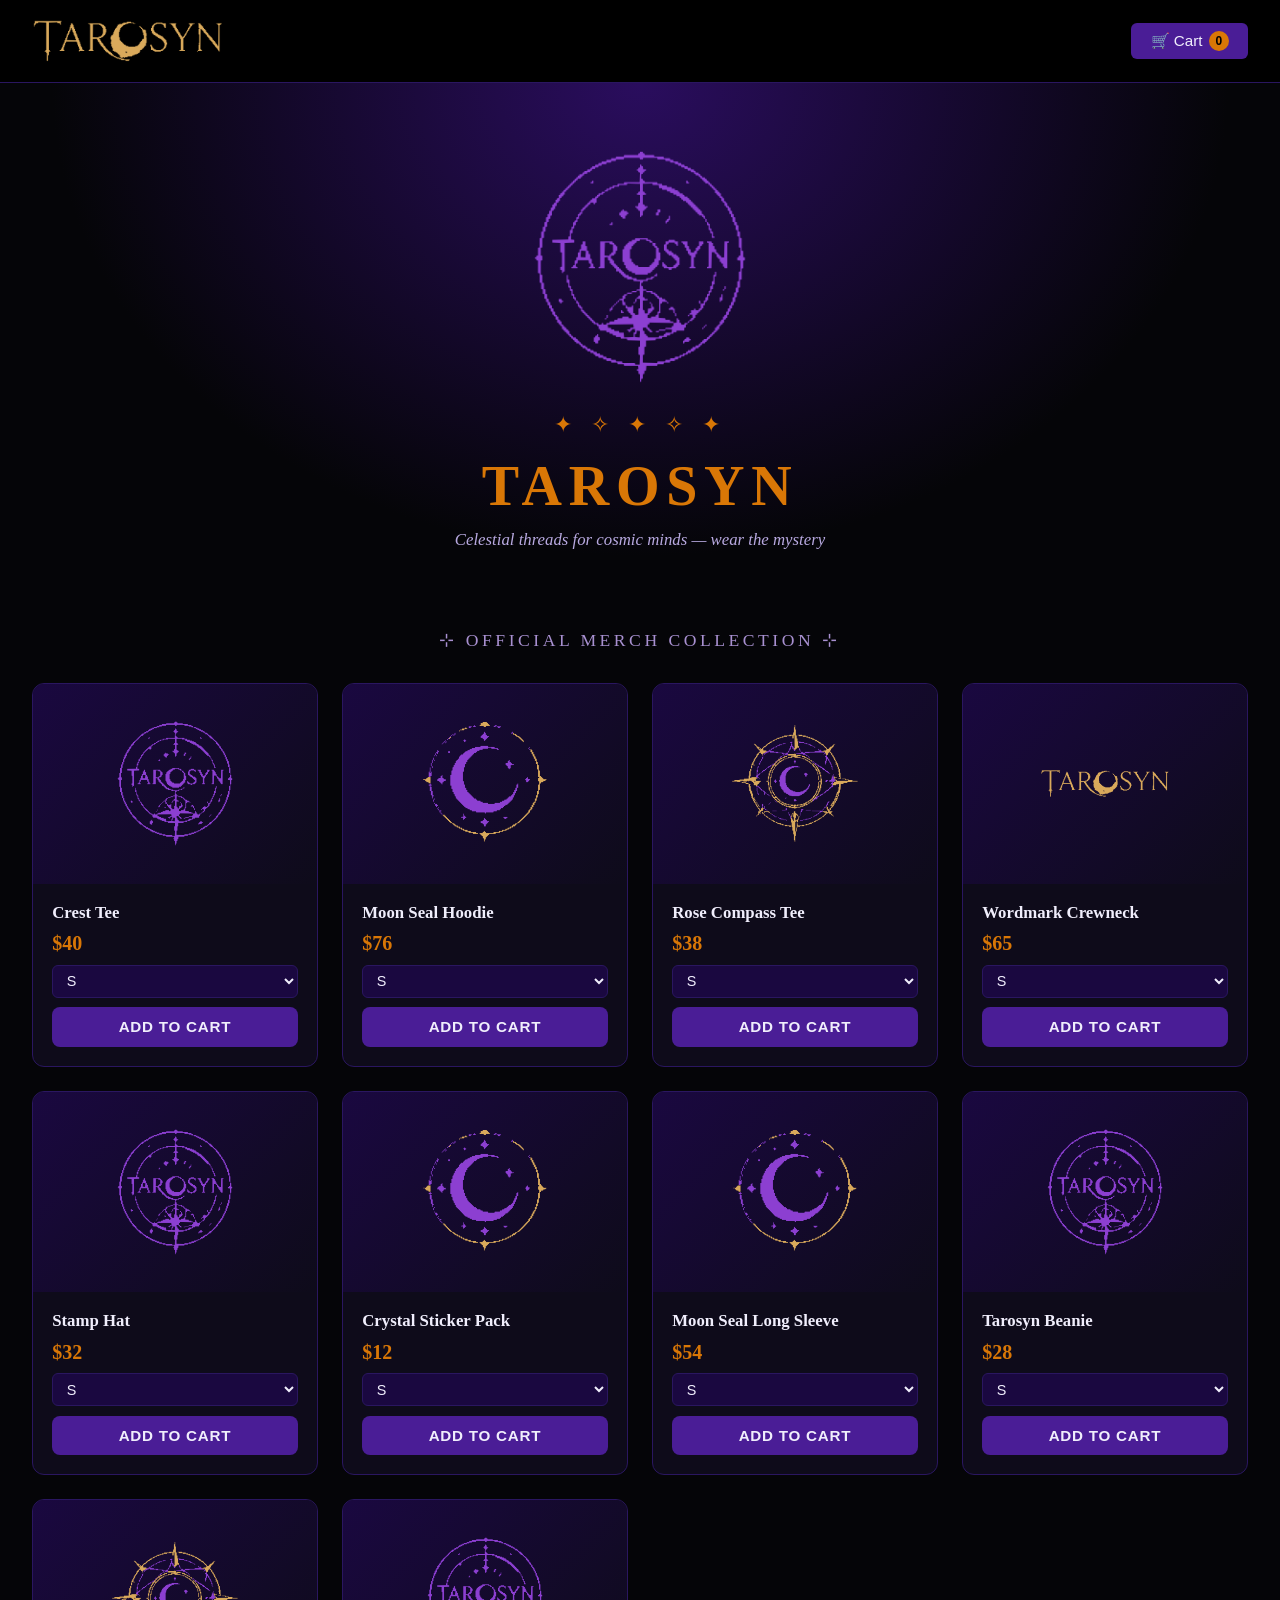
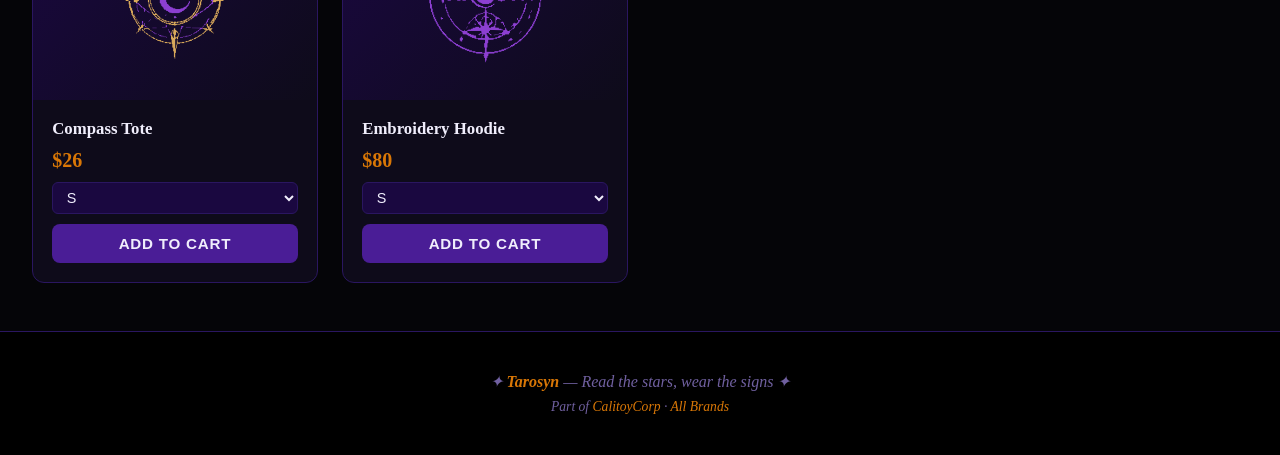
<file: brands/tarosyn/index.html>
<!DOCTYPE html><html lang="en"><head><meta charset="UTF-8"><meta name="viewport" content="width=device-width,initial-scale=1"><title>Tarosyn — Official Merch</title><style>*,::after,::before{box-sizing:border-box;margin:0;padding:0}:root{--bg:#050508;--purple:#4a1d96;--gold:#d97706;--white:#f0eefc;--card-bg:#0e0b1a;--border:#2a1660}body{background:var(--bg);color:var(--white);font-family:Georgia,serif;min-height:100vh}nav{display:flex;align-items:center;justify-content:space-between;padding:1.2rem 2rem;background:#000;border-bottom:1px solid var(--border);position:sticky;top:0;z-index:100}.nav-logo{display:flex;align-items:center;gap:.75rem;text-decoration:none}.nav-logo img{height:44px}.nav-logo span{font-size:1.4rem;font-weight:700;color:var(--gold);letter-spacing:.1em}.cart-btn{background:var(--purple);color:var(--white);border:none;padding:.5rem 1.2rem;border-radius:6px;cursor:pointer;font-size:.95rem;display:flex;align-items:center;gap:.4rem}.cart-btn span{background:var(--gold);color:#000;border-radius:50%;width:20px;height:20px;display:inline-flex;align-items:center;justify-content:center;font-size:.75rem;font-weight:700}.hero{text-align:center;padding:4rem 2rem 3rem;background:radial-gradient(ellipse at 50% 0,#2a0d5e 0,var(--bg) 65%)}.hero-logo{max-width:220px;margin:0 auto 1.5rem;display:block}.hero h1{font-size:clamp(2rem,5vw,3.5rem);color:var(--gold);letter-spacing:.12em;text-transform:uppercase}.hero p{color:#b8a9e0;margin-top:.75rem;font-size:1.05rem;font-style:italic}.stars{color:var(--gold);font-size:1.4rem;margin-bottom:1rem;letter-spacing:.3em}.section-title{text-align:center;padding:2rem 1rem 1rem;font-size:1.1rem;color:#a890d0;text-transform:uppercase;letter-spacing:.2em}.grid{display:grid;grid-template-columns:repeat(auto-fill,minmax(260px,1fr));gap:1.5rem;padding:1rem 2rem 3rem;max-width:1300px;margin:0 auto}.card{background:var(--card-bg);border:1px solid var(--border);border-radius:12px;overflow:hidden;transition:transform .2s,border-color .2s;display:flex;flex-direction:column}.card:hover{transform:translateY(-4px);border-color:var(--purple)}.card-img{background:linear-gradient(135deg,#1a0840 0,#0e0b1a 100%);padding:2rem;display:flex;align-items:center;justify-content:center;min-height:200px}.card-img img{max-width:130px;max-height:130px;object-fit:contain}.card-body{padding:1.2rem;flex:1;display:flex;flex-direction:column;gap:.6rem}.card-name{font-size:1.05rem;font-weight:700;color:var(--white)}.card-price{font-size:1.25rem;color:var(--gold);font-weight:700}.size-select{background:#1a0840;border:1px solid var(--border);color:var(--white);padding:.4rem .6rem;border-radius:6px;width:100%;font-size:.9rem;cursor:pointer}.add-btn{margin-top:auto;background:var(--purple);color:var(--white);border:none;padding:.7rem;border-radius:8px;cursor:pointer;font-size:.95rem;font-weight:600;transition:background .2s;text-transform:uppercase;letter-spacing:.05em}.add-btn:hover{background:#5b2db8}.cart-overlay{display:none;position:fixed;inset:0;background:rgba(0,0,0,.7);z-index:200}.cart-overlay.open{display:block}.cart-drawer{position:fixed;right:0;top:0;bottom:0;width:360px;max-width:95vw;background:#0e0b1a;border-left:1px solid var(--border);z-index:300;display:flex;flex-direction:column;transform:translateX(100%);transition:transform .3s}.cart-drawer.open{transform:translateX(0)}.cart-header{padding:1.2rem 1.5rem;border-bottom:1px solid var(--border);display:flex;justify-content:space-between;align-items:center}.cart-header h2{color:var(--gold);font-size:1.2rem}.close-cart{background:0 0;border:none;color:var(--white);font-size:1.5rem;cursor:pointer}.cart-items{flex:1;overflow-y:auto;padding:1rem 1.5rem}.cart-item{display:flex;justify-content:space-between;padding:.75rem 0;border-bottom:1px solid var(--border);font-size:.9rem}.cart-item-name{color:var(--white)}.cart-item-price{color:var(--gold)}.cart-empty{color:#7060a0;text-align:center;margin-top:2rem;font-style:italic}.cart-footer{padding:1.2rem 1.5rem;border-top:1px solid var(--border)}.cart-total{display:flex;justify-content:space-between;font-size:1.1rem;margin-bottom:1rem}.cart-total span:last-child{color:var(--gold);font-weight:700}.checkout-btn{width:100%;background:var(--gold);color:#000;border:none;padding:.9rem;border-radius:8px;font-size:1rem;font-weight:700;cursor:pointer;text-transform:uppercase;letter-spacing:.08em}footer{text-align:center;padding:2.5rem 1rem;border-top:1px solid var(--border);background:#000;color:#7060a0;font-style:italic}footer a{color:var(--gold);text-decoration:none}@media (max-width:600px){.grid{padding:1rem;gap:1rem}.hero{padding:2.5rem 1rem 2rem}}</style></head><body><nav><a class="nav-logo" href="../../index.html"><img src="../../assets/branding/png/All_Brand_Logos_PNG/Tarosyn/Brand_Color/Wordmark.png" alt="Tarosyn"> </a><button class="cart-btn" onclick="openCart()">🛒 Cart <span id="cart-count">0</span></button></nav><section class="hero"><img class="hero-logo" src="../../assets/branding/png/All_Brand_Logos_PNG/Tarosyn/Brand_Color/Primary_Crest.png" alt="Tarosyn Crest"><div class="stars">✦ ✧ ✦ ✧ ✦</div><h1>Tarosyn</h1><p>Celestial threads for cosmic minds — wear the mystery</p></section><p class="section-title">⊹ Official Merch Collection ⊹</p><div class="grid" id="product-grid"></div><div class="cart-overlay" id="cart-overlay" onclick="closeCart()"></div><div class="cart-drawer" id="cart-drawer"><div class="cart-header"><h2>Your Cart</h2><button class="close-cart" onclick="closeCart()">✕</button></div><div class="cart-items" id="cart-items"><p class="cart-empty">Your cart is empty</p></div><div class="cart-footer"><div class="cart-total"><span>Total</span><span id="cart-total">$0</span></div><button class="checkout-btn">Checkout</button></div></div><footer><p>✦ <strong style="color:#d97706">Tarosyn</strong> — Read the stars, wear the signs ✦</p><p style="margin-top:.5rem;font-size:.85rem">Part of <a href="../hub/index.html">CalitoyCorp</a> · <a href="../hub/index.html">All Brands</a></p></footer><script>let products=[{name:"Crest Tee",price:40,img:"../../assets/branding/png/All_Brand_Logos_PNG/Tarosyn/Brand_Color/Primary_Crest.png"},{name:"Moon Seal Hoodie",price:76,img:"../../assets/branding/png/All_Brand_Logos_PNG/Tarosyn/Brand_Color/Moon_Seal.png"},{name:"Rose Compass Tee",price:38,img:"../../assets/branding/png/All_Brand_Logos_PNG/Tarosyn/Brand_Color/Rose_Compass.png"},{name:"Wordmark Crewneck",price:65,img:"../../assets/branding/png/All_Brand_Logos_PNG/Tarosyn/Brand_Color/Wordmark.png"},{name:"Stamp Hat",price:32,img:"../../assets/branding/png/All_Brand_Logos_PNG/Tarosyn/Brand_Color/Primary_Crest.png"},{name:"Crystal Sticker Pack",price:12,img:"../../assets/branding/png/All_Brand_Logos_PNG/Tarosyn/Brand_Color/Moon_Seal.png"},{name:"Moon Seal Long Sleeve",price:54,img:"../../assets/branding/png/All_Brand_Logos_PNG/Tarosyn/Brand_Color/Moon_Seal.png"},{name:"Tarosyn Beanie",price:28,img:"../../assets/branding/png/All_Brand_Logos_PNG/Tarosyn/Brand_Color/Primary_Crest.png"},{name:"Compass Tote",price:26,img:"../../assets/branding/png/All_Brand_Logos_PNG/Tarosyn/Brand_Color/Rose_Compass.png"},{name:"Embroidery Hoodie",price:80,img:"../../assets/branding/png/All_Brand_Logos_PNG/Tarosyn/Brand_Color/Primary_Crest.png"}],sizes=["S","M","L","XL","XXL"],cart=[];function renderGrid(){document.getElementById("product-grid").innerHTML=products.map((e,n)=>`
    <div class="card">
      <div class="card-img"><img src="${e.img}" alt="${e.name}"></div>
      <div class="card-body">
        <div class="card-name">${e.name}</div>
        <div class="card-price">$${e.price}</div>
        <select class="size-select" id="size-${n}">
          ${sizes.map(e=>`<option>${e}</option>`).join("")}
        </select>
        <button class="add-btn" onclick="addToCart(${n})">Add to Cart</button>
      </div>
    </div>
  `).join("")}function addToCart(e){var n=document.getElementById("size-"+e).value,e=products[e];cart.push({name:e.name,size:n,price:e.price}),updateCart()}function updateCart(){document.getElementById("cart-count").textContent=cart.length;var e=cart.reduce((e,n)=>e+n.price,0),e=(document.getElementById("cart-total").textContent="$"+e,document.getElementById("cart-items"));cart.length?e.innerHTML=cart.map((e,n)=>`
    <div class="cart-item">
      <span class="cart-item-name">${e.name} (${e.size})</span>
      <span class="cart-item-price">$${e.price}</span>
    </div>
  `).join(""):e.innerHTML='<p class="cart-empty">Your cart is empty</p>'}function openCart(){document.getElementById("cart-drawer").classList.add("open"),document.getElementById("cart-overlay").classList.add("open")}function closeCart(){document.getElementById("cart-drawer").classList.remove("open"),document.getElementById("cart-overlay").classList.remove("open")}renderGrid()</script></body></html>
</file>
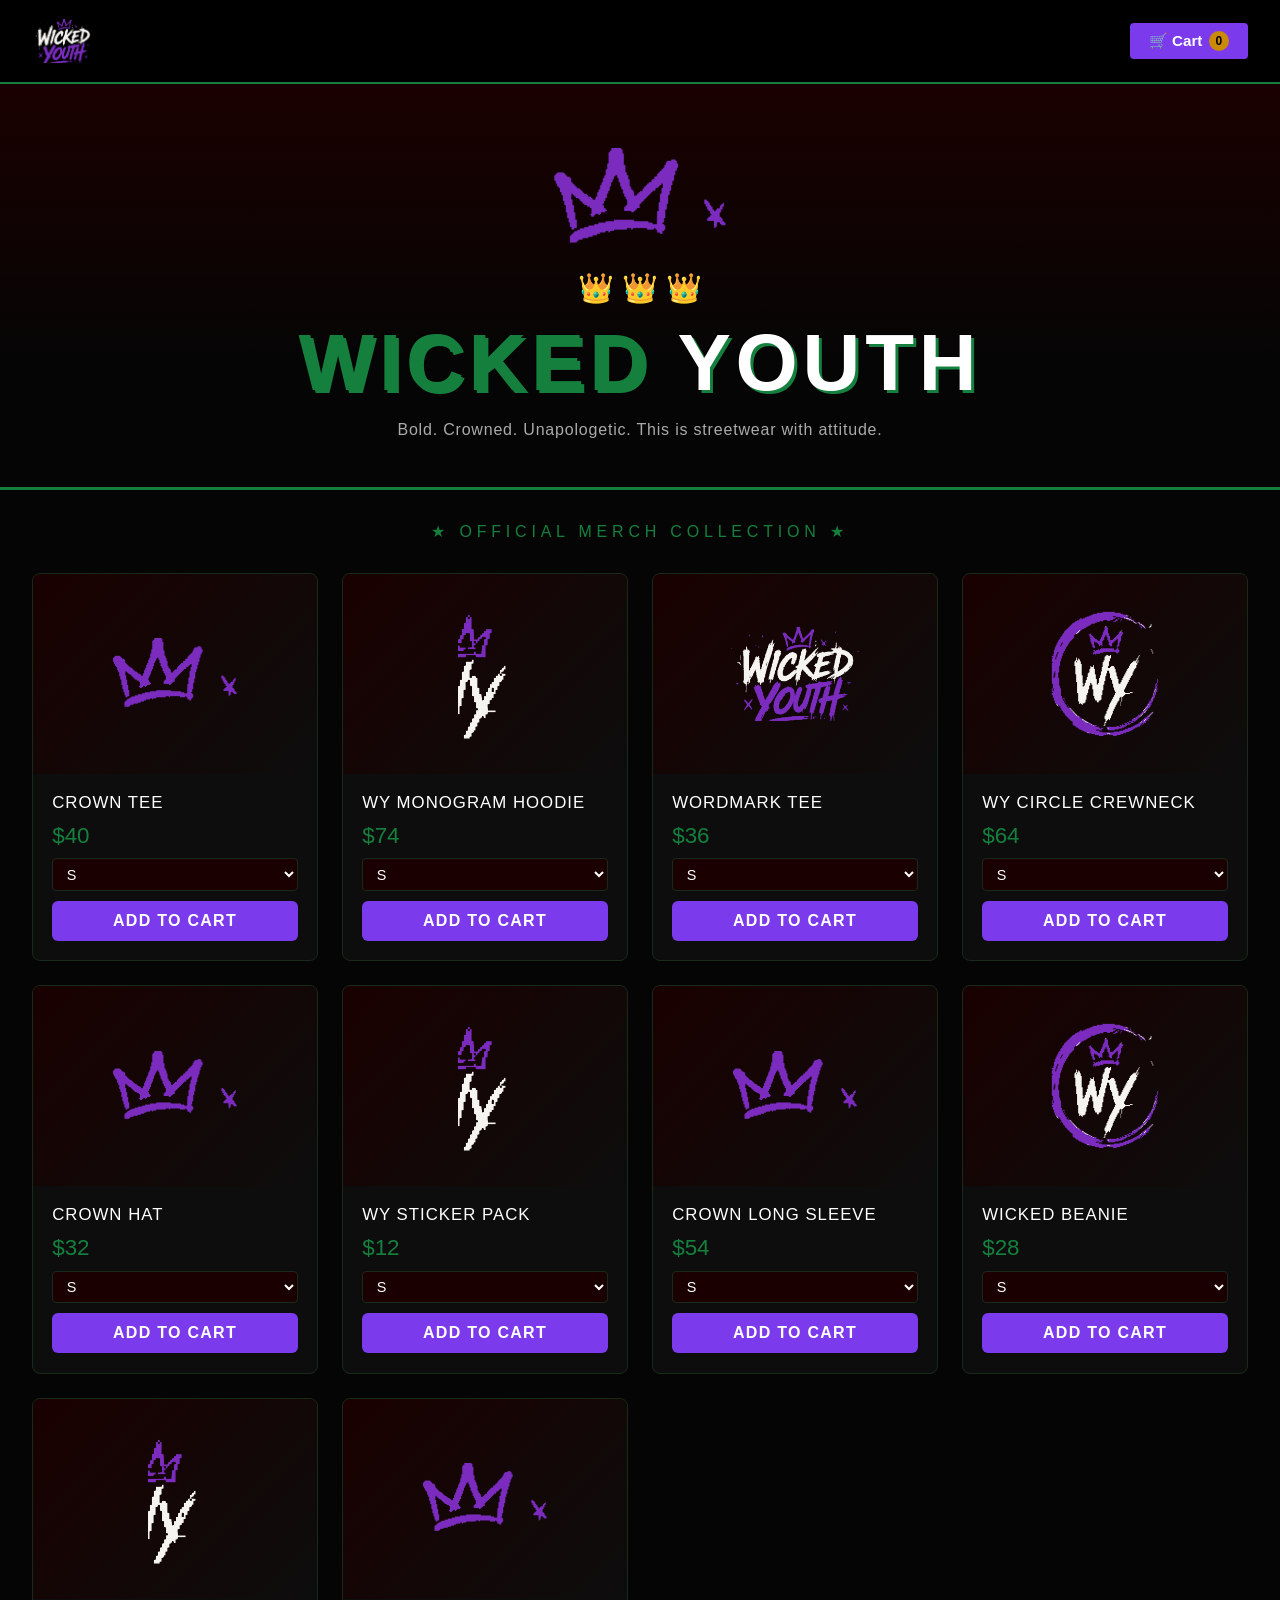
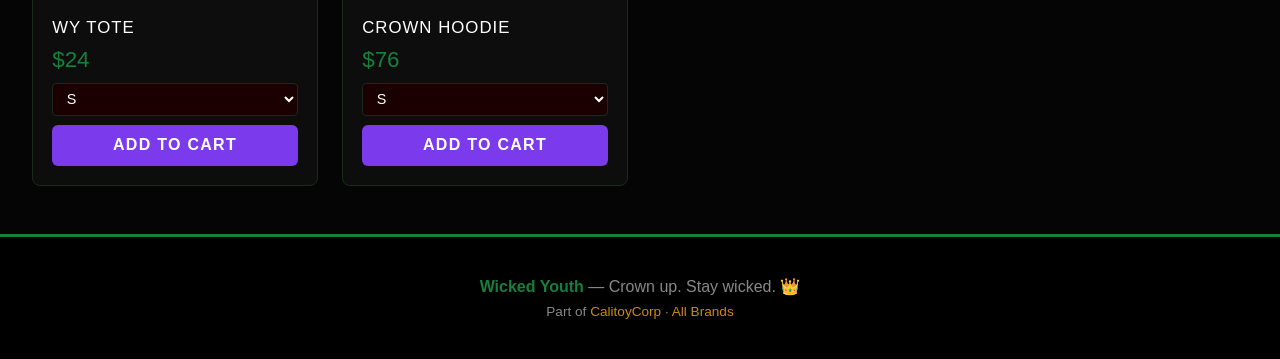
<file: brands/wickedyouth/index.html>
<!DOCTYPE html><html lang="en"><head><meta charset="UTF-8"><meta name="viewport" content="width=device-width,initial-scale=1"><title>Wicked Youth — Official Merch</title><style>*,::after,::before{box-sizing:border-box;margin:0;padding:0}:root{--bg:#050505;--accent:#15803d;--purple:#7c3aed;--gold:#ca8a04;--white:#ffffff;--card-bg:#0d0d0d;--border:#1a2a1a}body{background:var(--bg);color:var(--white);font-family:Impact,'Arial Black',sans-serif;min-height:100vh}nav{display:flex;align-items:center;justify-content:space-between;padding:1.2rem 2rem;background:#000;border-bottom:2px solid var(--accent);position:sticky;top:0;z-index:100}.nav-logo{display:flex;align-items:center;gap:.75rem;text-decoration:none}.nav-logo img{height:44px}.nav-logo span{font-size:1.4rem;color:var(--accent);letter-spacing:.08em;text-transform:uppercase}.cart-btn{background:var(--purple);color:#fff;border:none;padding:.5rem 1.2rem;border-radius:4px;cursor:pointer;font-size:.95rem;display:flex;align-items:center;gap:.4rem;font-weight:700;font-family:inherit}.cart-btn span{background:var(--gold);color:#000;border-radius:50%;width:20px;height:20px;display:inline-flex;align-items:center;justify-content:center;font-size:.75rem;font-weight:700}.hero{text-align:center;padding:4rem 2rem 3rem;background:linear-gradient(180deg,#1a0000 0,var(--bg) 70%);border-bottom:3px solid var(--accent)}.hero-logo{max-width:180px;margin:0 auto 1.5rem;display:block}.hero h1{font-size:clamp(2.5rem,7vw,5rem);color:var(--white);letter-spacing:.06em;text-transform:uppercase;text-shadow:3px 3px 0 var(--accent),-1px -1px 0 #000}.hero h1 span{color:var(--accent)}.hero p{color:#aaa;margin-top:.75rem;font-size:1rem;font-family:Arial,sans-serif;letter-spacing:.05em}.crown-row{font-size:1.8rem;margin-bottom:.75rem}.section-title{text-align:center;padding:2rem 1rem 1rem;font-size:1rem;color:var(--accent);text-transform:uppercase;letter-spacing:.3em;font-family:Arial,sans-serif}.grid{display:grid;grid-template-columns:repeat(auto-fill,minmax(260px,1fr));gap:1.5rem;padding:1rem 2rem 3rem;max-width:1300px;margin:0 auto}.card{background:var(--card-bg);border:1px solid var(--border);border-radius:8px;overflow:hidden;transition:transform .2s,border-color .2s;display:flex;flex-direction:column}.card:hover{transform:translateY(-4px);border-color:var(--accent);box-shadow:0 0 20px rgba(21,128,61,.3)}.card-img{background:linear-gradient(135deg,#1a0000 0,#0d0d0d 100%);padding:2rem;display:flex;align-items:center;justify-content:center;min-height:200px}.card-img img{max-width:130px;max-height:130px;object-fit:contain}.card-body{padding:1.2rem;flex:1;display:flex;flex-direction:column;gap:.6rem}.card-name{font-size:1.05rem;color:var(--white);text-transform:uppercase;letter-spacing:.06em}.card-price{font-size:1.4rem;color:var(--accent)}.size-select{background:#1a0000;border:1px solid var(--border);color:var(--white);padding:.4rem .6rem;border-radius:4px;width:100%;font-size:.9rem;cursor:pointer;font-family:Arial,sans-serif}.add-btn{margin-top:auto;background:var(--purple);color:#fff;border:none;padding:.7rem;border-radius:6px;cursor:pointer;font-size:1rem;font-weight:700;transition:background .2s;text-transform:uppercase;letter-spacing:.08em;font-family:inherit}.add-btn:hover{background:#6d28d9}.cart-overlay{display:none;position:fixed;inset:0;background:rgba(0,0,0,.8);z-index:200}.cart-overlay.open{display:block}.cart-drawer{position:fixed;right:0;top:0;bottom:0;width:360px;max-width:95vw;background:#0d0d0d;border-left:2px solid var(--accent);z-index:300;display:flex;flex-direction:column;transform:translateX(100%);transition:transform .3s}.cart-drawer.open{transform:translateX(0)}.cart-header{padding:1.2rem 1.5rem;border-bottom:1px solid var(--border);display:flex;justify-content:space-between;align-items:center}.cart-header h2{color:var(--accent);font-size:1.2rem}.close-cart{background:0 0;border:none;color:var(--white);font-size:1.5rem;cursor:pointer}.cart-items{flex:1;overflow-y:auto;padding:1rem 1.5rem}.cart-item{display:flex;justify-content:space-between;padding:.75rem 0;border-bottom:1px solid var(--border);font-size:.9rem;font-family:Arial,sans-serif}.cart-item-name{color:var(--white)}.cart-item-price{color:var(--accent)}.cart-empty{color:#555;text-align:center;margin-top:2rem;font-family:Arial,sans-serif}.cart-footer{padding:1.2rem 1.5rem;border-top:1px solid var(--border)}.cart-total{display:flex;justify-content:space-between;font-size:1.1rem;margin-bottom:1rem;font-family:Arial,sans-serif}.cart-total span:last-child{color:var(--accent);font-weight:700}.checkout-btn{width:100%;background:var(--purple);color:#fff;border:none;padding:.9rem;border-radius:6px;font-size:1rem;font-weight:700;cursor:pointer;text-transform:uppercase;letter-spacing:.08em;font-family:inherit}footer{text-align:center;padding:2.5rem 1rem;border-top:3px solid var(--accent);background:#000;color:#888;font-family:Arial,sans-serif}footer strong{color:var(--accent)}footer a{color:var(--gold);text-decoration:none}@media (max-width:600px){.grid{padding:1rem;gap:1rem}.hero{padding:2.5rem 1rem 2rem}}</style></head><body><nav><a class="nav-logo" href="../../index.html"><img src="../../assets/branding/png/All_Brand_Logos_PNG/Wicked_Youth/Brand_Color/Primary_Wordmark.png" alt="Wicked Youth"> </a><button class="cart-btn" onclick="openCart()">🛒 Cart <span id="cart-count">0</span></button></nav><section class="hero"><img class="hero-logo" src="../../assets/branding/png/All_Brand_Logos_PNG/Wicked_Youth/Brand_Color/Crown_Icon.png" alt="Crown"><div class="crown-row">👑 👑 👑</div><h1><span>Wicked</span> Youth</h1><p>Bold. Crowned. Unapologetic. This is streetwear with attitude.</p></section><p class="section-title">★ Official Merch Collection ★</p><div class="grid" id="product-grid"></div><div class="cart-overlay" id="cart-overlay" onclick="closeCart()"></div><div class="cart-drawer" id="cart-drawer"><div class="cart-header"><h2>Your Cart</h2><button class="close-cart" onclick="closeCart()">✕</button></div><div class="cart-items" id="cart-items"><p class="cart-empty">Your cart is empty</p></div><div class="cart-footer"><div class="cart-total"><span>Total</span><span id="cart-total">$0</span></div><button class="checkout-btn">Checkout</button></div></div><footer><p><strong>Wicked Youth</strong> — Crown up. Stay wicked. 👑</p><p style="margin-top:.5rem;font-size:.85rem">Part of <a href="../hub/index.html">CalitoyCorp</a> · <a href="../hub/index.html">All Brands</a></p></footer><script>let products=[{name:"Crown Tee",price:40,img:"../../assets/branding/png/All_Brand_Logos_PNG/Wicked_Youth/Brand_Color/Crown_Icon.png"},{name:"WY Monogram Hoodie",price:74,img:"../../assets/branding/png/All_Brand_Logos_PNG/Wicked_Youth/Brand_Color/WY_Monogram.png"},{name:"Wordmark Tee",price:36,img:"../../assets/branding/png/All_Brand_Logos_PNG/Wicked_Youth/Brand_Color/Primary_Wordmark.png"},{name:"WY Circle Crewneck",price:64,img:"../../assets/branding/png/All_Brand_Logos_PNG/Wicked_Youth/Brand_Color/WY_Circle.png"},{name:"Crown Hat",price:32,img:"../../assets/branding/png/All_Brand_Logos_PNG/Wicked_Youth/Brand_Color/Crown_Icon.png"},{name:"WY Sticker Pack",price:12,img:"../../assets/branding/png/All_Brand_Logos_PNG/Wicked_Youth/Brand_Color/WY_Monogram.png"},{name:"Crown Long Sleeve",price:54,img:"../../assets/branding/png/All_Brand_Logos_PNG/Wicked_Youth/Brand_Color/Crown_Icon.png"},{name:"Wicked Beanie",price:28,img:"../../assets/branding/png/All_Brand_Logos_PNG/Wicked_Youth/Brand_Color/WY_Circle.png"},{name:"WY Tote",price:24,img:"../../assets/branding/png/All_Brand_Logos_PNG/Wicked_Youth/Brand_Color/WY_Monogram.png"},{name:"Crown Hoodie",price:76,img:"../../assets/branding/png/All_Brand_Logos_PNG/Wicked_Youth/Brand_Color/Crown_Icon.png"}],sizes=["S","M","L","XL","XXL"],cart=[];function renderGrid(){document.getElementById("product-grid").innerHTML=products.map((e,n)=>`
    <div class="card">
      <div class="card-img"><img src="${e.img}" alt="${e.name}"></div>
      <div class="card-body">
        <div class="card-name">${e.name}</div>
        <div class="card-price">$${e.price}</div>
        <select class="size-select" id="size-${n}">
          ${sizes.map(e=>`<option>${e}</option>`).join("")}
        </select>
        <button class="add-btn" onclick="addToCart(${n})">Add to Cart</button>
      </div>
    </div>
  `).join("")}function addToCart(e){var n=document.getElementById("size-"+e).value,e=products[e];cart.push({name:e.name,size:n,price:e.price}),updateCart()}function updateCart(){document.getElementById("cart-count").textContent=cart.length;var e=cart.reduce((e,n)=>e+n.price,0),e=(document.getElementById("cart-total").textContent="$"+e,document.getElementById("cart-items"));cart.length?e.innerHTML=cart.map(e=>`
    <div class="cart-item">
      <span class="cart-item-name">${e.name} (${e.size})</span>
      <span class="cart-item-price">$${e.price}</span>
    </div>
  `).join(""):e.innerHTML='<p class="cart-empty">Your cart is empty</p>'}function openCart(){document.getElementById("cart-drawer").classList.add("open"),document.getElementById("cart-overlay").classList.add("open")}function closeCart(){document.getElementById("cart-drawer").classList.remove("open"),document.getElementById("cart-overlay").classList.remove("open")}renderGrid()</script></body></html>
</file>
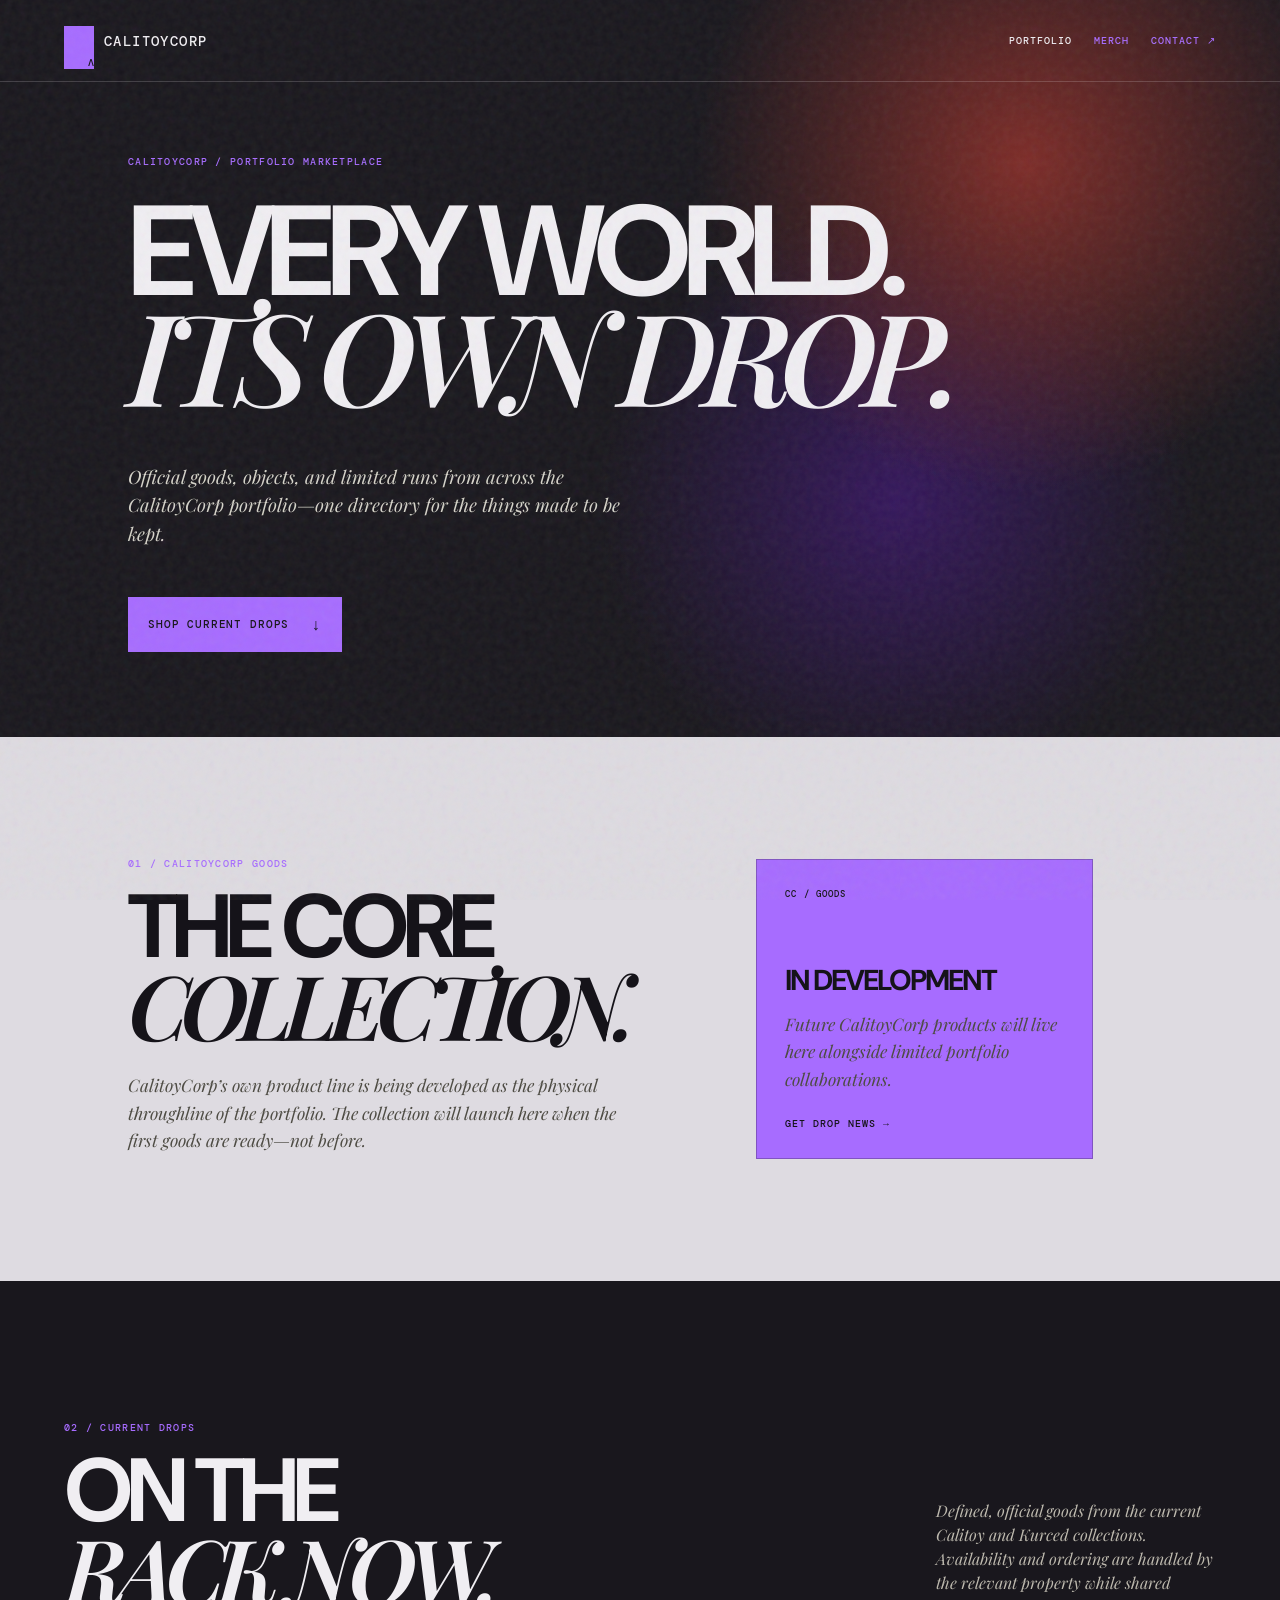
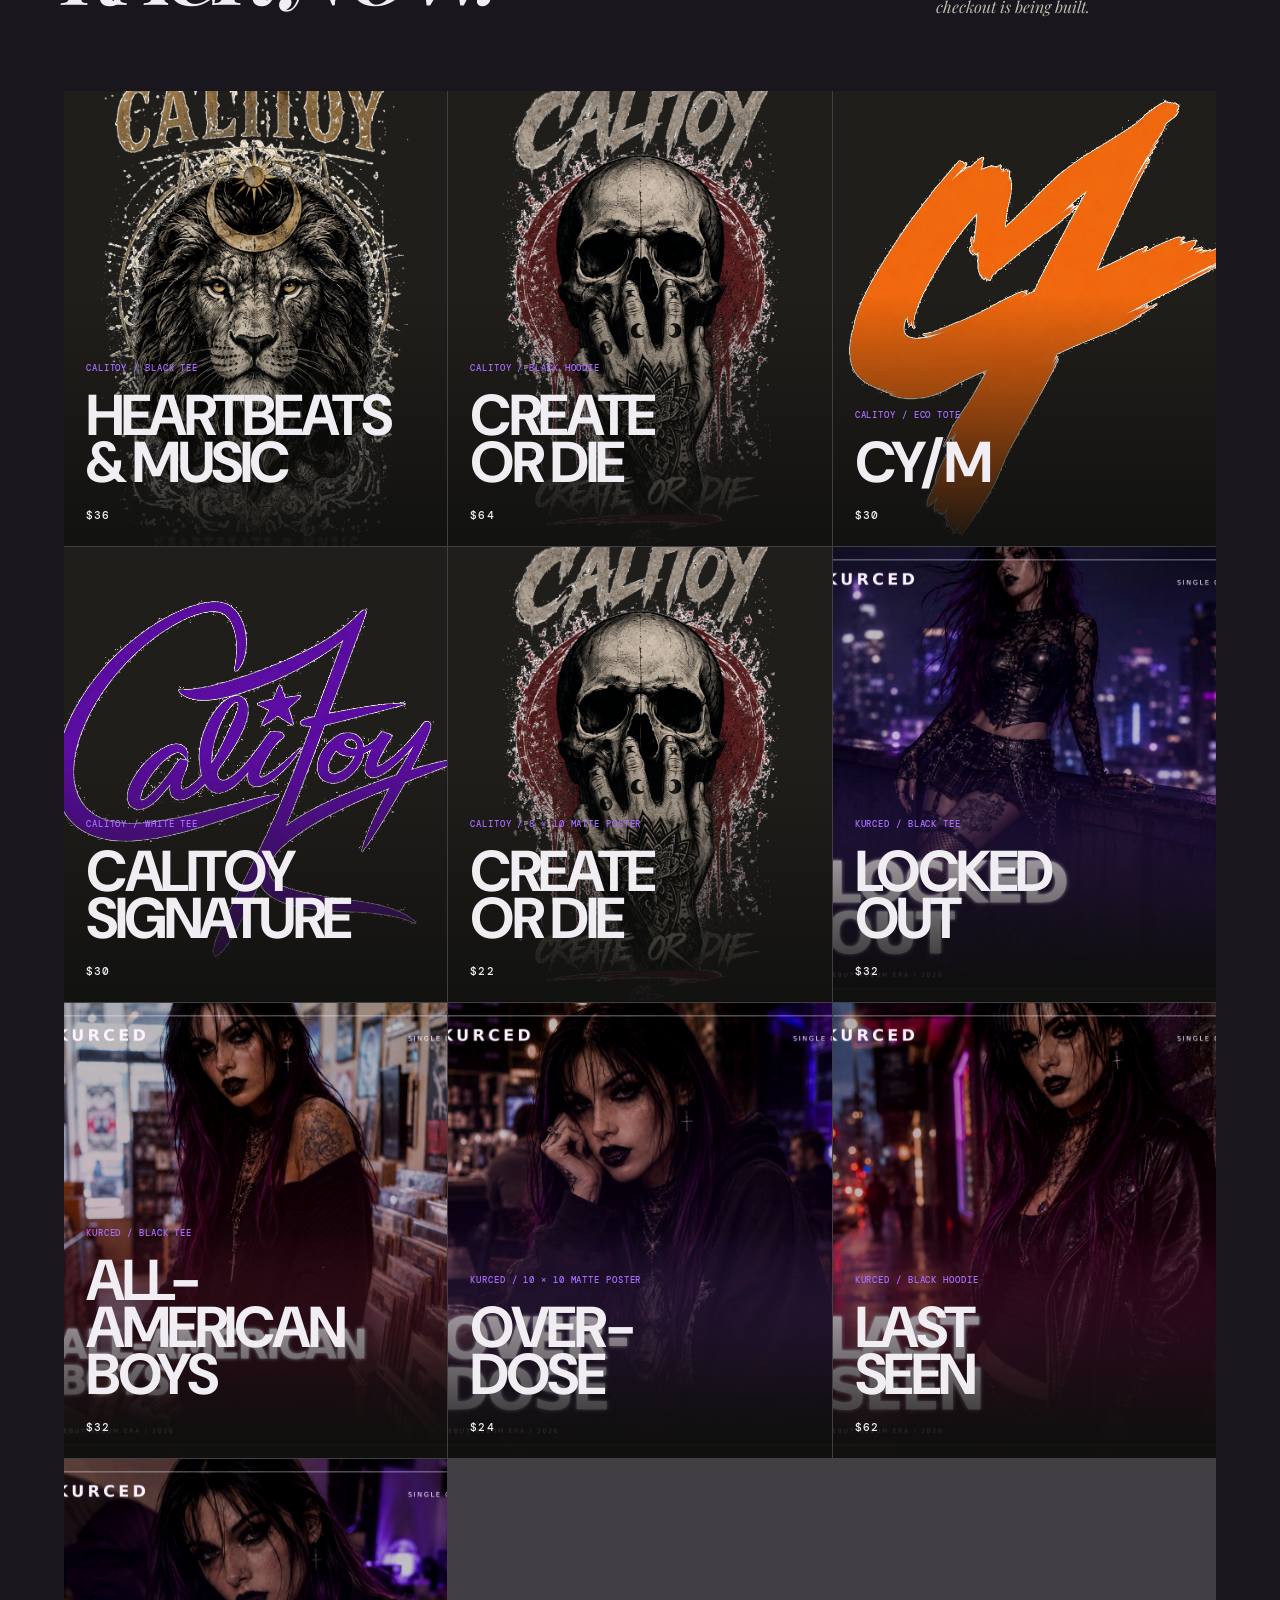
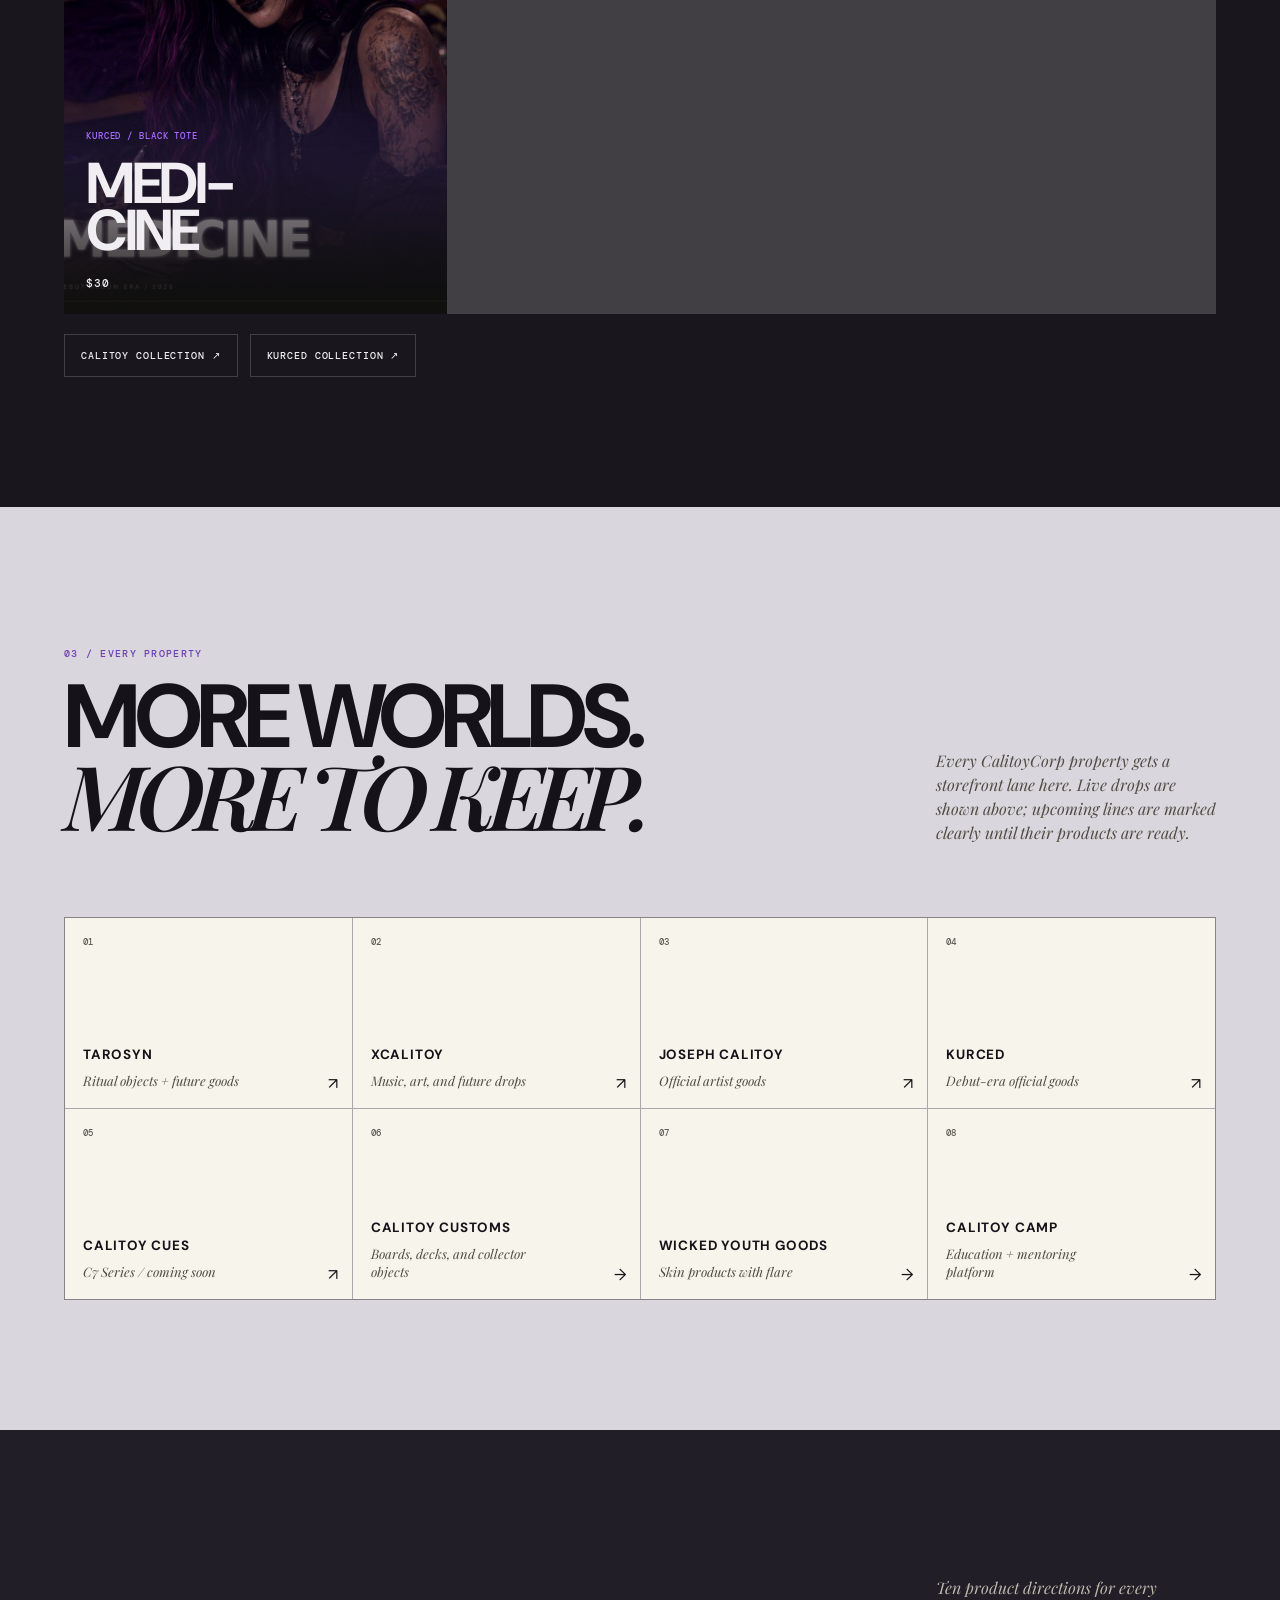
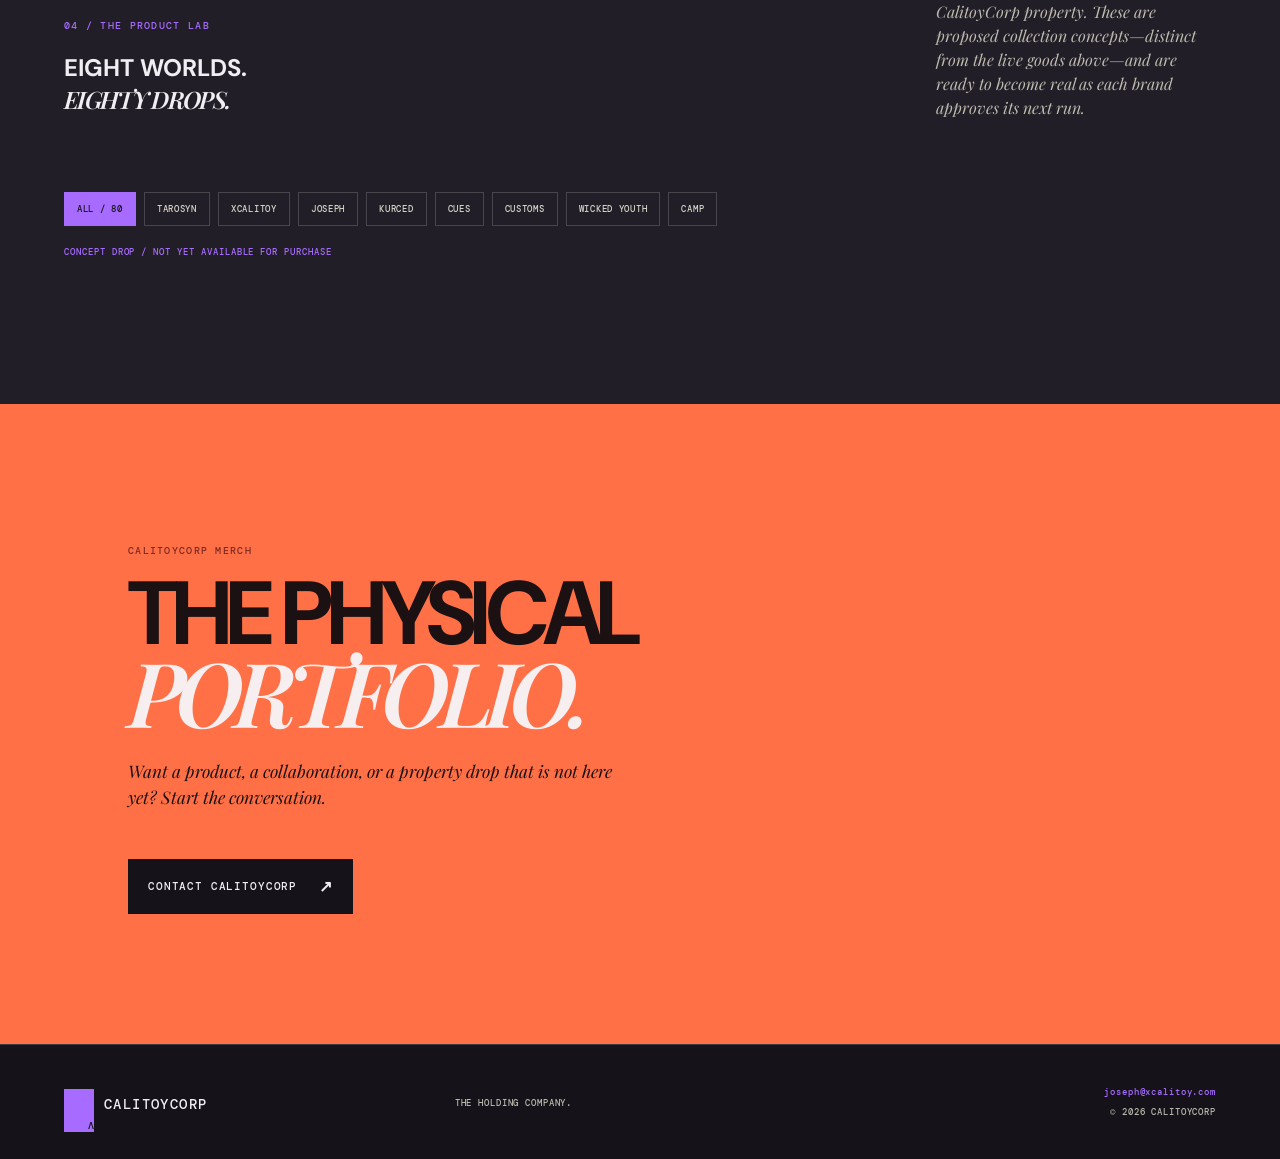
<file: merch.html>
<!doctype html><html lang="en"><head><meta charset="utf-8"><meta name="viewport" content="width=device-width,initial-scale=1"><meta name="theme-color" content="#10100f"><meta name="description" content="CalitoyCorp Merch — a portfolio marketplace for official goods, drops, and objects across the CalitoyCorp worlds."><title>CalitoyCorp Merch — The Portfolio Store</title><link rel="preconnect" href="https://fonts.googleapis.com"><link rel="preconnect" href="https://fonts.gstatic.com" crossorigin><link href="https://fonts.googleapis.com/css2?family=DM+Mono:wght@400;500&family=DM+Sans:opsz,wght@9..40,400;9..40,500;9..40,700&family=Playfair+Display:ital,wght@0,600;0,700;1,600&display=swap" rel="stylesheet"><link rel="stylesheet" href="styles.css"><style>.mark .mk{color:var(--acid);font-weight:700;letter-spacing:0}.mark .mra{display:inline-block;transform:rotate(180deg)}</style></head><body class="merch-body"><div class="grain" aria-hidden="true"></div><header><a class="mark" href="index.html"><span class="mk">C<span class="mra">V</span></span> CALITOYCORP</a><nav class="corp-nav"><a href="index.html#portfolio">PORTFOLIO</a><a href="merch.html" aria-current="page">MERCH</a><a href="mailto:joseph@xcalitoy.com?subject=CalitoyCorp%20Merch">CONTACT ↗</a></nav></header><main><section class="merch-hero"><p class="eyebrow">CALITOYCORP / PORTFOLIO MARKETPLACE</p><h1>EVERY WORLD.<br><em>ITS OWN DROP.</em></h1><p>Official goods, objects, and limited runs from across the CalitoyCorp portfolio—one directory for the things made to be kept.</p><a class="button" href="#current">SHOP CURRENT DROPS <b>↓</b></a></section><section class="core-goods"><div><p class="eyebrow">01 / CALITOYCORP GOODS</p><h2>THE CORE<br><em>COLLECTION.</em></h2><p>CalitoyCorp’s own product line is being developed as the physical throughline of the portfolio. The collection will launch here when the first goods are ready—not before.</p></div><div class="core-status"><span>CC / GOODS</span><h3>IN DEVELOPMENT</h3><p>Future CalitoyCorp products will live here alongside limited portfolio collaborations.</p><a href="mailto:joseph@xcalitoy.com?subject=CalitoyCorp%20Goods">GET DROP NEWS →</a></div></section><section class="current" id="current"><div class="section-top"><div><p class="eyebrow">02 / CURRENT DROPS</p><h2>ON THE<br><em>RACK NOW.</em></h2></div><p>Defined, official goods from the current Calitoy and Kurced collections. Availability and ordering are handled by the relevant property while shared checkout is being built.</p></div><div class="product-grid"><article class="product"><img src="assets/merch/calitoy-heartbeats.png" alt="Calitoy Heartbeats and Music artwork"><div><span>CALITOY / BLACK TEE</span><h3>HEARTBEATS<br>&amp; MUSIC</h3><b>$36</b></div></article><article class="product"><img src="assets/merch/calitoy-create-or-die.png" alt="Calitoy Create or Die artwork"><div><span>CALITOY / BLACK HOODIE</span><h3>CREATE<br>OR DIE</h3><b>$64</b></div></article><article class="product"><img src="assets/merch/calitoy-cym.png" alt="CY/M monogram artwork"><div><span>CALITOY / ECO TOTE</span><h3>CY/M</h3><b>$30</b></div></article><article class="product"><img src="assets/merch/calitoy-signature.png" alt="Calitoy Signature wordmark artwork"><div><span>CALITOY / WHITE TEE</span><h3>CALITOY<br>SIGNATURE</h3><b>$30</b></div></article><article class="product"><img src="assets/merch/calitoy-create-or-die.png" alt="Calitoy Create or Die poster artwork"><div><span>CALITOY / 8 × 10 MATTE POSTER</span><h3>CREATE<br>OR DIE</h3><b>$22</b></div></article><article class="product"><img src="assets/merch/kurced-locked-out.jpg" alt="Kurced Locked Out cover art"><div><span>KURCED / BLACK TEE</span><h3>LOCKED<br>OUT</h3><b>$32</b></div></article><article class="product"><img src="assets/merch/kurced-all-american-boys.jpg" alt="Kurced All-American Boys cover art"><div><span>KURCED / BLACK TEE</span><h3>ALL-AMERICAN<br>BOYS</h3><b>$32</b></div></article><article class="product"><img src="assets/merch/kurced-overdose.jpg" alt="Kurced Overdose cover art"><div><span>KURCED / 10 × 10 MATTE POSTER</span><h3>OVER-<br>DOSE</h3><b>$24</b></div></article><article class="product"><img src="assets/merch/kurced-last-seen.jpg" alt="Kurced Last Seen cover art"><div><span>KURCED / BLACK HOODIE</span><h3>LAST<br>SEEN</h3><b>$62</b></div></article><article class="product"><img src="assets/merch/kurced-medicine.jpg" alt="Kurced Medicine cover art"><div><span>KURCED / BLACK TOTE</span><h3>MEDI-<br>CINE</h3><b>$30</b></div></article></div><div class="shop-links"><a href="https://josephcalitoy.com" target="_blank" rel="noreferrer">CALITOY COLLECTION ↗</a><a href="https://kurced.com/merch.html" target="_blank" rel="noreferrer">KURCED COLLECTION ↗</a></div></section><section class="property-store"><div class="section-top"><div><p class="eyebrow">03 / EVERY PROPERTY</p><h2>MORE WORLDS.<br><em>MORE TO KEEP.</em></h2></div><p>Every CalitoyCorp property gets a storefront lane here. Live drops are shown above; upcoming lines are marked clearly until their products are ready.</p></div><div class="property-grid"><a href="https://tarosyn.com" target="_blank" rel="noreferrer"><span>01</span><b>TAROSYN</b><small>Ritual objects + future goods</small><i>↗</i></a><a href="https://xcalitoy.com" target="_blank" rel="noreferrer"><span>02</span><b>XCALITOY</b><small>Music, art, and future drops</small><i>↗</i></a><a href="https://josephcalitoy.com" target="_blank" rel="noreferrer"><span>03</span><b>JOSEPH CALITOY</b><small>Official artist goods</small><i>↗</i></a><a href="https://kurced.com/merch.html" target="_blank" rel="noreferrer"><span>04</span><b>KURCED</b><small>Debut-era official goods</small><i>↗</i></a><a href="https://xcalitoy.com/cues/" target="_blank" rel="noreferrer"><span>05</span><b>CALITOY CUES</b><small>C7 Series / coming soon</small><i>↗</i></a><a href="mailto:joseph@xcalitoy.com?subject=Calitoy%20Customs"><span>06</span><b>CALITOY CUSTOMS</b><small>Boards, decks, and collector objects</small><i>→</i></a><a href="mailto:joseph@xcalitoy.com?subject=Wicked%20Youth%20Goods"><span>07</span><b>WICKED YOUTH GOODS</b><small>Skin products with flare</small><i>→</i></a><a href="mailto:joseph@xcalitoy.com?subject=CalitoyCamp"><span>08</span><b>CALITOY CAMP</b><small>Education + mentoring platform</small><i>→</i></a></div></section><section class="concept-lab" id="concepts"><div class="section-top"><div><p class="eyebrow">04 / THE PRODUCT LAB</p><h2>EIGHT WORLDS.<br><em>EIGHTY DROPS.</em></h2></div><p>Ten product directions for every CalitoyCorp property. These are proposed collection concepts—distinct from the live goods above—and are ready to become real as each brand approves its next run.</p></div><div class="lab-controls" aria-label="Filter product concepts"><button class="is-active" data-filter="all">ALL / 80</button><button data-filter="Tarosyn">TAROSYN</button><button data-filter="Xcalitoy">XCALITOY</button><button data-filter="Joseph Calitoy">JOSEPH</button><button data-filter="Kurced">KURCED</button><button data-filter="Calitoy Cues">CUES</button><button data-filter="Calitoy Customs">CUSTOMS</button><button data-filter="Wicked Youth Goods">WICKED YOUTH</button><button data-filter="CalitoyCamp">CAMP</button></div><p class="lab-note">CONCEPT DROP / NOT YET AVAILABLE FOR PURCHASE</p><div class="concept-grid" id="concept-catalog"></div></section><section class="merch-close"><p class="eyebrow">CALITOYCORP MERCH</p><h2>THE PHYSICAL<br><em>PORTFOLIO.</em></h2><p>Want a product, a collaboration, or a property drop that is not here yet? Start the conversation.</p><a class="button button--light" href="mailto:joseph@xcalitoy.com?subject=CalitoyCorp%20Merch">CONTACT CALITOYCORP <b>↗</b></a></section></main><footer><a class="mark" href="index.html"><span class="mk">C<span class="mra">V</span></span> CALITOYCORP</a><p>THE HOLDING COMPANY.</p><div><a href="mailto:joseph@xcalitoy.com">joseph@xcalitoy.com</a><span>© <span id="year"></span> CALITOYCORP</span></div></footer><script src="script.js"></script><script src="catalog.js"></script></body></html>
</file>
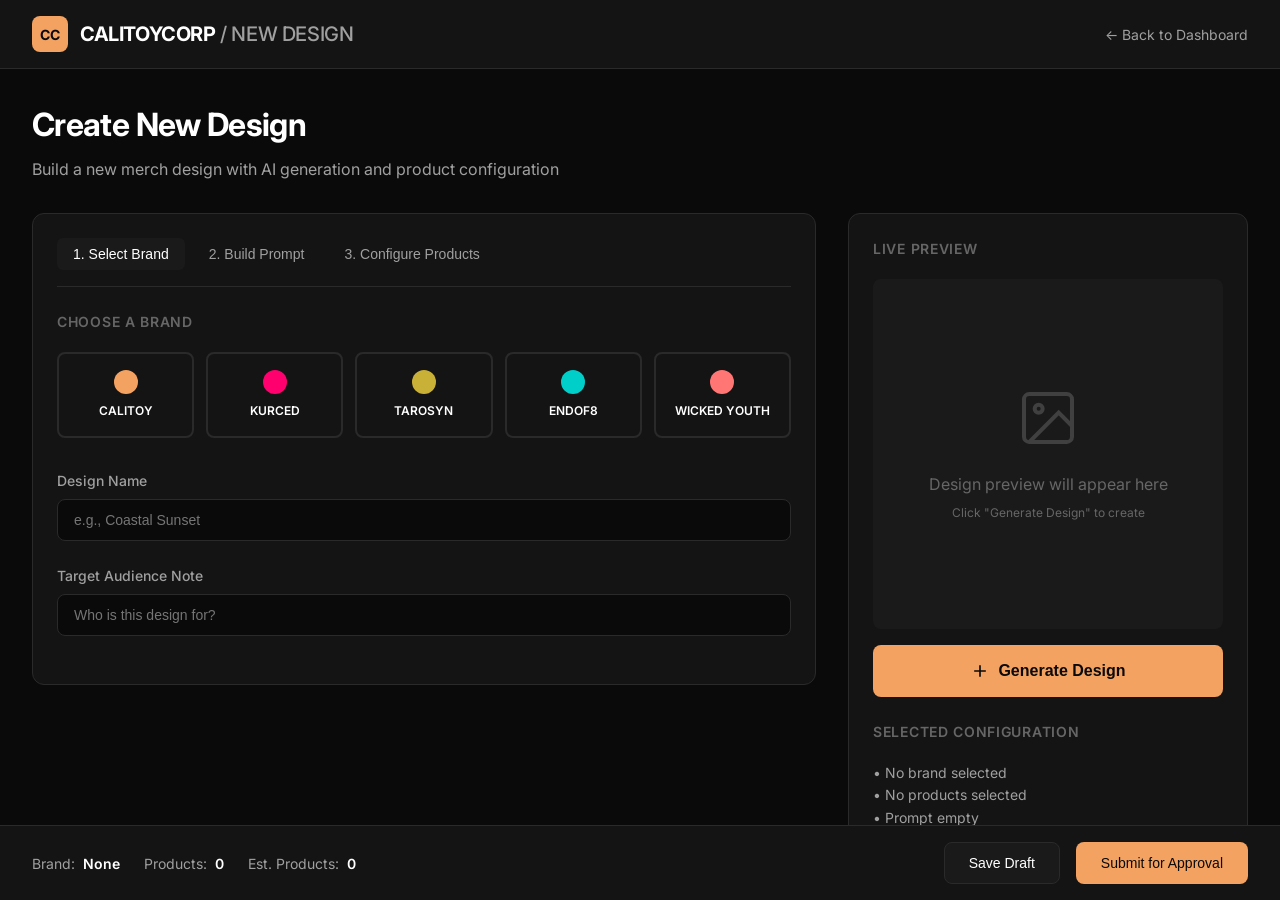
<file: admin/new-design.html>
<!DOCTYPE html><html lang="en"><head><meta charset="UTF-8"><meta name="viewport" content="width=device-width,initial-scale=1"><title>Create New Design | CalitoyCorp Merch Admin</title><link rel="preconnect" href="https://fonts.googleapis.com"><link rel="preconnect" href="https://fonts.gstatic.com" crossorigin><link href="https://fonts.googleapis.com/css2?family=Inter:wght@400;500;600;700&family=JetBrains+Mono:wght@400;500&display=swap" rel="stylesheet"><style>:root{--bg-primary:#0a0a0a;--bg-secondary:#141414;--bg-tertiary:#1a1a1a;--bg-card:#1f1f1f;--border:#2a2a2a;--text-primary:#ffffff;--text-secondary:#a0a0a0;--text-muted:#666666;--accent:#f4a261;--accent-hover:#e89550;--success:#4ade80;--warning:#fbbf24;--danger:#f87171;--info:#60a5fa;--calitoy:#f4a261;--kurced:#ff006e;--tarosyn:#c9b037;--endof8:#00cec9;--wickedyouth:#ff7675}*{margin:0;padding:0;box-sizing:border-box}body{font-family:Inter,sans-serif;background:var(--bg-primary);color:var(--text-primary);min-height:100vh;line-height:1.5}.header{background:var(--bg-secondary);border-bottom:1px solid var(--border);padding:1rem 2rem;position:sticky;top:0;z-index:100}.header-content{max-width:1400px;margin:0 auto;display:flex;align-items:center;justify-content:space-between}.logo{display:flex;align-items:center;gap:.75rem;font-weight:700;font-size:1.25rem;letter-spacing:-.02em;text-decoration:none;color:var(--text-primary)}.logo-mark{width:36px;height:36px;background:var(--accent);border-radius:8px;display:flex;align-items:center;justify-content:center;font-size:.875rem;color:var(--bg-primary)}.logo span{color:var(--text-secondary);font-weight:500}.back-link{color:var(--text-secondary);text-decoration:none;font-size:.875rem;display:flex;align-items:center;gap:.5rem;transition:color .2s}.back-link:hover{color:var(--text-primary)}.container{max-width:1400px;margin:0 auto;padding:2rem}.page-header{margin-bottom:2rem}.page-title{font-size:2rem;font-weight:700;letter-spacing:-.02em;margin-bottom:.5rem}.page-subtitle{color:var(--text-secondary);font-size:1rem}.builder-grid{display:grid;grid-template-columns:1fr 400px;gap:2rem}.panel{background:var(--bg-secondary);border:1px solid var(--border);border-radius:12px;padding:1.5rem}.panel-title{font-size:.875rem;font-weight:600;text-transform:uppercase;letter-spacing:.05em;color:var(--text-muted);margin-bottom:1.25rem}.form-group{margin-bottom:1.5rem}.form-label{display:block;font-size:.875rem;font-weight:500;margin-bottom:.5rem;color:var(--text-secondary)}.form-input,.form-select,.form-textarea{width:100%;background:var(--bg-primary);border:1px solid var(--border);border-radius:8px;padding:.75rem 1rem;color:var(--text-primary);font-size:.875rem;transition:border-color .2s}.form-input:focus,.form-select:focus,.form-textarea:focus{outline:0;border-color:var(--accent)}.form-textarea{min-height:120px;resize:vertical;font-family:Inter,sans-serif;line-height:1.6}.brand-selector{display:grid;grid-template-columns:repeat(5,1fr);gap:.75rem}.brand-option{padding:1rem;border:2px solid var(--border);border-radius:8px;cursor:pointer;text-align:center;transition:all .2s}.brand-option:hover{border-color:var(--text-muted)}.brand-option.selected{border-color:var(--accent);background:rgba(244,162,97,.1)}.brand-option.calitoy.selected{border-color:var(--calitoy);background:rgba(244,162,97,.1)}.brand-option.kurced.selected{border-color:var(--kurced);background:rgba(255,0,110,.1)}.brand-option.tarosyn.selected{border-color:var(--tarosyn);background:rgba(201,176,55,.1)}.brand-option.endof8.selected{border-color:var(--endof8);background:rgba(0,206,201,.1)}.brand-option.wickedyouth.selected{border-color:var(--wickedyouth);background:rgba(255,118,117,.1)}.brand-color{width:24px;height:24px;border-radius:50%;margin:0 auto .5rem}.brand-color.calitoy{background:var(--calitoy)}.brand-color.kurced{background:var(--kurced)}.brand-color.tarosyn{background:var(--tarosyn)}.brand-color.endof8{background:var(--endof8)}.brand-color.wickedyouth{background:var(--wickedyouth)}.brand-label{font-size:.75rem;font-weight:600;text-transform:uppercase}.prompt-builder{background:var(--bg-primary);border:1px solid var(--border);border-radius:8px;padding:1rem}.prompt-tags{display:flex;flex-wrap:wrap;gap:.5rem;margin-bottom:1rem}.prompt-tag{display:inline-flex;align-items:center;gap:.375rem;padding:.375rem .75rem;background:var(--bg-tertiary);border-radius:4px;font-size:.75rem;cursor:pointer;transition:all .2s}.prompt-tag:hover{background:var(--border)}.prompt-tag .remove{opacity:.5;transition:opacity .2s}.prompt-tag:hover .remove{opacity:1}.prompt-suggestions{display:grid;grid-template-columns:repeat(2,1fr);gap:.5rem;margin-top:1rem}.suggestion-btn{padding:.5rem .75rem;background:var(--bg-tertiary);border:1px solid var(--border);border-radius:6px;color:var(--text-secondary);font-size:.75rem;cursor:pointer;transition:all .2s;text-align:left}.suggestion-btn:hover{background:var(--border);color:var(--text-primary)}.preview-panel{position:sticky;top:100px}.preview-area{aspect-ratio:1;background:var(--bg-tertiary);border-radius:8px;display:flex;align-items:center;justify-content:center;margin-bottom:1rem;position:relative}.preview-placeholder{text-align:center;color:var(--text-muted)}.preview-placeholder svg{width:64px;height:64px;margin-bottom:1rem;opacity:.5}.generate-btn{width:100%;padding:1rem;background:var(--accent);color:var(--bg-primary);border:none;border-radius:8px;font-size:1rem;font-weight:600;cursor:pointer;transition:background .2s;display:flex;align-items:center;justify-content:center;gap:.5rem}.generate-btn:hover{background:var(--accent-hover)}.generate-btn:disabled{opacity:.5;cursor:not-allowed}.product-selector{display:flex;flex-direction:column;gap:.75rem}.product-card{display:flex;align-items:center;gap:1rem;padding:1rem;background:var(--bg-primary);border:1px solid var(--border);border-radius:8px;cursor:pointer;transition:all .2s}.product-card:hover{border-color:var(--text-muted)}.product-card.selected{border-color:var(--accent);background:rgba(244,162,97,.05)}.product-checkbox{width:20px;height:20px;border:2px solid var(--border);border-radius:4px;display:flex;align-items:center;justify-content:center;font-size:.75rem;color:var(--bg-primary)}.product-card.selected .product-checkbox{background:var(--accent);border-color:var(--accent)}.product-info{flex:1}.product-name{font-weight:500;margin-bottom:.25rem}.product-meta{font-size:.75rem;color:var(--text-muted)}.product-price{font-weight:600;color:var(--accent)}.actions-bar{position:fixed;bottom:0;left:0;right:0;background:var(--bg-secondary);border-top:1px solid var(--border);padding:1rem 2rem;display:flex;align-items:center;justify-content:space-between}.actions-info{display:flex;align-items:center;gap:1.5rem}.info-item{display:flex;align-items:center;gap:.5rem;font-size:.875rem;color:var(--text-secondary)}.info-value{font-weight:600;color:var(--text-primary)}.actions-btns{display:flex;gap:1rem}.btn{display:inline-flex;align-items:center;gap:.5rem;padding:.75rem 1.5rem;border-radius:8px;font-size:.875rem;font-weight:500;cursor:pointer;transition:all .2s;border:1px solid transparent}.btn-secondary{background:var(--bg-tertiary);color:var(--text-primary);border-color:var(--border)}.btn-secondary:hover{background:var(--bg-card)}.btn-primary{background:var(--accent);color:var(--bg-primary)}.btn-primary:hover{background:var(--accent-hover)}.section-tabs{display:flex;gap:.5rem;margin-bottom:1.5rem;border-bottom:1px solid var(--border);padding-bottom:1rem}.section-tab{padding:.5rem 1rem;background:0 0;border:none;color:var(--text-secondary);font-size:.875rem;cursor:pointer;transition:all .2s;border-radius:6px}.section-tab:hover{color:var(--text-primary);background:var(--bg-tertiary)}.section-tab.active{color:var(--text-primary);background:var(--bg-tertiary)}.tab-content{display:none}.tab-content.active{display:block}@media (max-width:1024px){.builder-grid{grid-template-columns:1fr}.preview-panel{position:static}.brand-selector{grid-template-columns:repeat(3,1fr)}}</style></head><body><header class="header"><div class="header-content"><a href="index.html" class="logo"><div class="logo-mark">CC</div><div>CALITOYCORP <span>/ NEW DESIGN</span></div></a><a href="index.html" class="back-link">← Back to Dashboard</a></div></header><div class="container"><div class="page-header"><h1 class="page-title">Create New Design</h1><p class="page-subtitle">Build a new merch design with AI generation and product configuration</p></div><div class="builder-grid"><div class="main-panel"><div class="panel"><div class="section-tabs"><button class="section-tab active" data-tab="brand">1. Select Brand</button> <button class="section-tab" data-tab="prompt">2. Build Prompt</button> <button class="section-tab" data-tab="products">3. Configure Products</button></div><div class="tab-content active" id="brand-tab"><div class="panel-title">Choose a Brand</div><div class="brand-selector"><div class="brand-option calitoy" data-brand="calitoy" onclick='selectBrand("calitoy")'><div class="brand-color calitoy"></div><div class="brand-label">Calitoy</div></div><div class="brand-option kurced" data-brand="kurced" onclick='selectBrand("kurced")'><div class="brand-color kurced"></div><div class="brand-label">Kurced</div></div><div class="brand-option tarosyn" data-brand="tarosyn" onclick='selectBrand("tarosyn")'><div class="brand-color tarosyn"></div><div class="brand-label">Tarosyn</div></div><div class="brand-option endof8" data-brand="endof8" onclick='selectBrand("endof8")'><div class="brand-color endof8"></div><div class="brand-label">Endof8</div></div><div class="brand-option wickedyouth" data-brand="wickedyouth" onclick='selectBrand("wickedyouth")'><div class="brand-color wickedyouth"></div><div class="brand-label">Wicked Youth</div></div></div><div class="form-group" style="margin-top:2rem"><label class="form-label">Design Name</label> <input type="text" class="form-input" id="designName" placeholder="e.g., Coastal Sunset"></div><div class="form-group"><label class="form-label">Target Audience Note</label> <input type="text" class="form-input" id="audienceNote" placeholder="Who is this design for?"></div></div><div class="tab-content" id="prompt-tab"><div class="panel-title">AI Generation Prompt</div><div class="prompt-builder"><div class="prompt-tags" id="promptTags"></div><textarea class="form-textarea" id="promptInput" placeholder="Describe your design... or use the suggestions below"></textarea></div><div class="panel-title" style="margin-top:1.5rem">Quick Add Elements</div><div class="prompt-suggestions" id="promptSuggestions"></div><div class="panel-title" style="margin-top:1.5rem">Style Modifiers</div><div class="prompt-suggestions"><button class="suggestion-btn" onclick='addToPrompt("minimal line art")'>+ Minimal line art</button> <button class="suggestion-btn" onclick='addToPrompt("bold graphic")'>+ Bold graphic</button> <button class="suggestion-btn" onclick='addToPrompt("vintage texture")'>+ Vintage texture</button> <button class="suggestion-btn" onclick='addToPrompt("photorealistic")'>+ Photorealistic</button> <button class="suggestion-btn" onclick='addToPrompt("geometric shapes")'>+ Geometric shapes</button> <button class="suggestion-btn" onclick='addToPrompt("hand drawn")'>+ Hand drawn</button> <button class="suggestion-btn" onclick='addToPrompt("screen print style")'>+ Screen print style</button> <button class="suggestion-btn" onclick='addToPrompt("sticker aesthetic")'>+ Sticker aesthetic</button></div></div><div class="tab-content" id="products-tab"><div class="panel-title">Select Products (10 core products available)</div><div class="product-selector" id="productSelector"></div></div></div></div><div class="preview-panel"><div class="panel"><div class="panel-title">Live Preview</div><div class="preview-area" id="previewArea"><div class="preview-placeholder"><svg viewBox="0 0 24 24" fill="none" stroke="currentColor" stroke-width="1.5"><rect x="3" y="3" width="18" height="18" rx="2"/><circle cx="8.5" cy="8.5" r="1.5"/><path d="M21 15l-5-5L5 21"/></svg><div>Design preview will appear here</div><div style="font-size:.75rem;margin-top:.5rem">Click "Generate Design" to create</div></div></div><button class="generate-btn" id="generateBtn" onclick="generateDesign()"><svg width="20" height="20" viewBox="0 0 24 24" fill="none" stroke="currentColor" stroke-width="2"><path d="M12 5v14M5 12h14"/></svg> Generate Design</button><div style="margin-top:1.5rem"><div class="panel-title">Selected Configuration</div><div id="configSummary" style="color:var(--text-secondary);font-size:.875rem;line-height:1.6"><p>• No brand selected</p><p>• No products selected</p><p>• Prompt empty</p></div></div></div></div></div></div><div class="actions-bar"><div class="actions-info"><div class="info-item"><span>Brand:</span> <span class="info-value" id="selectedBrand">None</span></div><div class="info-item"><span>Products:</span> <span class="info-value" id="selectedCount">0</span></div><div class="info-item"><span>Est. Products:</span> <span class="info-value" id="estProducts">0</span></div></div><div class="actions-btns"><button class="btn btn-secondary" onclick="saveDraft()">Save Draft</button> <button class="btn btn-primary" onclick="submitForApproval()">Submit for Approval</button></div></div><script src="data/merch-database.js"></script><script>let currentState={brand:null,name:"",prompt:"",products:[],audience:""};function setupTabs(){document.querySelectorAll(".section-tab").forEach(e=>{e.addEventListener("click",()=>{document.querySelectorAll(".section-tab").forEach(e=>e.classList.remove("active")),document.querySelectorAll(".tab-content").forEach(e=>e.classList.remove("active")),e.classList.add("active"),document.getElementById(e.dataset.tab+"-tab").classList.add("active")})})}function selectBrand(e){currentState.brand=e,document.querySelectorAll(".brand-option").forEach(e=>e.classList.remove("selected")),document.querySelector(`.brand-option[data-brand="${e}"]`).classList.add("selected"),document.getElementById("selectedBrand").textContent=BRANDS[e].name,updatePromptSuggestions(e),updateConfigSummary()}function updatePromptSuggestions(e){document.getElementById("promptSuggestions").innerHTML={calitoy:["California coast","Golden sunset","Palm trees","Surf culture","Beach vibes","Coastal minimal"],kurced:["Neon gothic","Dark cathedral","Glitch effect","Thorn vines","Broken heart","Digital decay"],tarosyn:["Tarot card","Moon phases","Celestial","Crystal ball","Sacred geometry","Mystical hand"],endof8:["Ocean Beach pier","Sunset cliffs","Surf punk","Tide pools","Dog beach","OB locals"],wickedyouth:["Glossy lips","Highlighter glow","Beauty products","Mirror selfie","Skincare ritual","Makeup palette"]}[e].map(e=>`<button class="suggestion-btn" onclick="addToPrompt('${e}')">+ ${e}</button>`).join("")}function addToPrompt(e){var t=document.getElementById("promptInput");t.value?t.value+=", "+e:t.value=e,currentState.prompt=t.value,updateConfigSummary()}function renderProducts(){document.getElementById("productSelector").innerHTML=CORE_PRODUCTS.map(e=>`
        <div class="product-card" data-product="${e.id}" onclick="toggleProduct('${e.id}')">
          <div class="product-checkbox" id="check-${e.id}"></div>
          <div class="product-info">
            <div class="product-name">${e.name}</div>
            <div class="product-meta">${e.colors.length} colors • ${e.sizes.length} sizes</div>
          </div>
          <div class="product-price">$${calculateRetailPrice(e.basePrice).toFixed(2)}</div>
        </div>
      `).join("")}function toggleProduct(t){var e=document.querySelector(`.product-card[data-product="${t}"]`),n=document.getElementById("check-"+t);currentState.products.includes(t)?(currentState.products=currentState.products.filter(e=>e!==t),e.classList.remove("selected"),n.textContent=""):(currentState.products.push(t),e.classList.add("selected"),n.textContent="✓"),document.getElementById("selectedCount").textContent=currentState.products.length,document.getElementById("estProducts").textContent=35*currentState.products.length,updateConfigSummary()}function calculateRetailPrice(e){return Math.ceil(2.5*e*100)/100}function updateConfigSummary(){var e=document.getElementById("configSummary"),t=currentState.brand?BRANDS[currentState.brand].name:"No brand selected",n=0<currentState.products.length?`${currentState.products.length} products (${35*currentState.products.length} variants)`:"No products selected",r=currentState.prompt?"Prompt ready":"Prompt empty";e.innerHTML=`
        <p>• Brand: ${t}</p>
        <p>• ${n}</p>
        <p>• ${r}</p>
      `}function generateDesign(){if(currentState.brand)if(currentState.prompt){let e=document.getElementById("generateBtn");e.disabled=!0,e.innerHTML="Generating...",setTimeout(()=>{document.getElementById("previewArea").innerHTML=`
          <div style="text-align: center; padding: 2rem;">
            <div style="font-size: 4rem; margin-bottom: 1rem;">✨</div>
            <div style="font-weight: 600; margin-bottom: 0.5rem;">Design Generated!</div>
            <div style="color: var(--text-secondary); font-size: 0.875rem;">
              ${currentState.brand.toUpperCase()} / ${document.getElementById("designName").value||"Untitled"}
            </div>
          </div>
        `,e.disabled=!1,e.innerHTML=`
          <svg width="20" height="20" viewBox="0 0 24 24" fill="none" stroke="currentColor" stroke-width="2">
            <path d="M12 5v14M5 12h14"/>
          </svg>
          Regenerate
        `},2e3)}else alert("Please enter a prompt");else alert("Please select a brand first")}function saveDraft(){var e={...currentState,name:document.getElementById("designName").value,audience:document.getElementById("audienceNote").value,savedAt:(new Date).toISOString()},t=JSON.parse(localStorage.getItem("designDrafts")||"[]");t.push(e),localStorage.setItem("designDrafts",JSON.stringify(t)),alert("Draft saved!")}function submitForApproval(){var e;currentState.brand?document.getElementById("designName").value?0===currentState.products.length?alert("Please select at least one product"):(e={id:currentState.brand.slice(0,3)+"-"+String(DESIGN_LIBRARY[currentState.brand].length+1).padStart(3,"0"),name:document.getElementById("designName").value,prompt:document.getElementById("promptInput").value,placement:"center-chest",colors:["black-shirt-white-ink","white-shirt-black-ink"],status:"pending",products:currentState.products,audience:document.getElementById("audienceNote").value},DESIGN_LIBRARY[currentState.brand].push(e),alert(`Design "${e.name}" submitted for approval!

Design ID: ${e.id}
Products: ${currentState.products.length}
Est. variants: `+35*currentState.products.length),window.location.href="index.html"):alert("Please enter a design name"):alert("Please select a brand")}document.addEventListener("DOMContentLoaded",()=>{renderProducts(),setupTabs()}),document.getElementById("designName").addEventListener("input",updateConfigSummary),document.getElementById("promptInput").addEventListener("input",e=>{currentState.prompt=e.target.value,updateConfigSummary()})</script></body></html>
</file>
<file: styles.css>
:root{--ink:#151319;--paper:#f0eef2;--violet:#a76cff;--acid:var(--violet);--orange:#ff7046;--muted:#aaa5af;--line:#f0eef22e;--mono:'DM Mono',monospace;--sans:'DM Sans',sans-serif;--serif:'Playfair Display',serif}*{box-sizing:border-box}html{scroll-behavior:smooth}body{margin:0;background:var(--ink);color:var(--paper);font-family:var(--sans);overflow-x:hidden}a{color:inherit;text-decoration:none}.grain{position:fixed;z-index:4;pointer-events:none;inset:0;opacity:.07;background-image:url("data:image/svg+xml,%3Csvg viewBox='0 0 160 160' xmlns='http://www.w3.org/2000/svg'%3E%3Cfilter id='n'%3E%3CfeTurbulence type='fractalNoise' baseFrequency='.8' numOctaves='3'/%3E%3C/filter%3E%3Crect width='100%25' height='100%25' filter='url(%23n)'/%3E%3C/svg%3E")}header{height:82px;padding:0 clamp(20px,5vw,90px);position:absolute;z-index:2;top:0;left:0;right:0;display:flex;align-items:center;justify-content:space-between;border-bottom:1px solid var(--line)}.mark{display:flex;align-items:center;gap:10px;font:500 .88rem var(--mono);letter-spacing:.1em}.mark span{display:grid;place-items:center;width:30px;height:30px;background:var(--acid);color:var(--ink);font-weight:500;font-size:.63rem}.contact{font:500 .62rem var(--mono);letter-spacing:.1em;color:var(--acid)}.hero{min-height:100svh;display:flex;flex-direction:column;justify-content:center;position:relative;padding:130px clamp(20px,10vw,165px) 80px;overflow:hidden;background:radial-gradient(circle at 82% 35%,#7d2c28 0,transparent 28%),radial-gradient(circle at 68% 77%,#35175c 0,transparent 29%),linear-gradient(135deg,#151319,#24212a)}.hero:after{content:'CC';position:absolute;right:-3vw;bottom:-13vw;color:#a76cff12;font:700 clamp(24rem,55vw,64rem)/.7 var(--sans);letter-spacing:-.18em}.eyebrow,.section-number{font:500 .62rem var(--mono);letter-spacing:.13em;color:var(--acid)}.hero>*{position:relative;z-index:1}.hero h1{font:700 clamp(4.8rem,11vw,11rem)/.78 var(--sans);letter-spacing:-.065em;margin:20px 0 30px;text-shadow:0 2px 18px #15131966}.hero h1 em,h2 em{font-family:var(--serif);font-weight:600;letter-spacing:-.07em}.hero>p:not(.eyebrow){max-width:490px;color:#d2d0c9;font:italic 1.16rem/1.55 var(--serif)}.button{display:inline-flex;align-items:center;gap:22px;width:max-content;margin-top:31px;padding:17px 20px;background:var(--acid);color:var(--ink);font:500 .66rem var(--mono);letter-spacing:.08em}.button b{font-size:1rem}.hero-index{position:absolute!important;z-index:1;bottom:27px;left:clamp(20px,10vw,165px);right:clamp(20px,5vw,90px);display:flex;justify-content:space-between;font:500 .54rem var(--mono);letter-spacing:.12em;color:#c2c0b9}.statement{padding:130px clamp(20px,10vw,165px);display:grid;grid-template-columns:.5fr 1fr;gap:50px;border-bottom:1px solid var(--line)}.statement h2,.portfolio h2,.approach h2,.close h2{font:700 clamp(3.8rem,8vw,8.5rem)/.84 var(--sans);letter-spacing:-.065em;margin:19px 0 30px}.statement div:last-child>p:not(.eyebrow){max-width:620px;color:#cbc8c0;font:italic 1.15rem/1.6 var(--serif)}.portfolio{padding:130px clamp(20px,5vw,90px);background:#d9d6dd;color:var(--ink)}.portfolio .eyebrow{color:#6e3fb2}.section-top{max-width:1000px;margin:0 auto 56px;display:flex;justify-content:space-between;align-items:end;gap:50px}.section-top>p{max-width:280px;font:italic 1rem/1.5 var(--serif);color:#4e4c43}.portfolio-grid{max-width:1180px;margin:auto;display:grid;grid-template-columns:repeat(4,1fr);gap:1px;background:#10100f3b;border:1px solid #10100f3b}.venture{min-height:288px;position:relative;overflow:hidden;padding:22px;background:#f7f4eb;display:flex;flex-direction:column;transition:.22s}.venture--visual{color:#f7f4eb;background:#1b191b}.venture-image{position:absolute;inset:0;width:100%;height:100%;object-fit:cover;opacity:.58;filter:saturate(.82) contrast(1.08);transition:transform .45s,opacity .45s}.venture-image--mark{object-fit:contain;padding:26px;opacity:.92;filter:saturate(1.12)}.venture--visual:after{content:'';position:absolute;inset:0;background:linear-gradient(180deg,#08060970 0%,#100b12a8 48%,#080609ed 100%)}.venture--visual>*:not(.venture-image){position:relative;z-index:1}.venture--visual span,.venture--visual p{color:#e8e0df}.venture--visual:hover .venture-image{transform:scale(1.06);opacity:.7}.venture:hover{z-index:1;transform:scale(1.025);box-shadow:0 12px 34px #1114}.venture span{font:500 .54rem var(--mono);letter-spacing:.09em;color:#5e5c54}.venture h3{font:700 clamp(1.35rem,2.7vw,2.2rem)/.9 var(--sans);letter-spacing:-.055em;margin:auto 0 13px}.venture p{margin:0;max-width:190px;font:italic .83rem/1.4 var(--serif);color:#4e4c43}.venture i{position:absolute;right:18px;bottom:16px;font-style:normal;font-size:1.15rem}.venture--tarosyn{background:#e0ecdf}.venture--xcalitoy{background:#f4e8ee}.venture--calitoy-music{background:#261235}.venture--joseph{background:#ede3ca}.venture--kurced{background:#e4d7f2}.venture--cues{background:#f0d7bb}.venture--customs{background:#dce3c7}.venture--wicked{background:#dae6c8}.venture--camp{background:#c9e7e8}.venture--core{background:#20221a;color:var(--paper)}.venture--core span,.venture--core p{color:#d6d2c7}.approach{padding:125px clamp(20px,10vw,165px);display:grid;grid-template-columns:.9fr 1.1fr;gap:90px;background:#211e27}.principles{border-top:1px solid var(--line)}.principles article{display:grid;grid-template-columns:45px 1fr;gap:18px;padding:23px 0;border-bottom:1px solid var(--line)}.principles span{font:500 .62rem var(--mono);color:var(--acid)}.principles h3{font-size:.82rem;letter-spacing:.09em;margin:0 0 10px}.principles p{grid-column:2;margin:0;color:#c5c3ba;font-size:.88rem;line-height:1.55}.close{padding:135px clamp(20px,10vw,165px);background:var(--orange);color:#1b1113}.close .eyebrow{color:#7a2c27}.close h2 em{color:#f7eef0}.button--light{background:var(--ink);color:var(--paper)}.louder-section{position:relative;overflow:hidden;min-height:560px;display:flex;align-items:center;justify-content:center;text-align:center}.louder-backdrop{position:absolute;inset:0;background:url('assets/love-calitoy-louder.jpg') center/cover no-repeat;opacity:.5;filter:saturate(.82) contrast(1.1)}.louder-content{position:relative;z-index:1;padding:60px 30px}.louder-content .eyebrow{color:var(--acid);margin-bottom:18px}.louder-content h2{font:700 clamp(4rem,9vw,9rem)/.82 var(--sans);letter-spacing:-.06em;text-shadow:0 5px 30px #151319e6}.louder-content h2 em{font-family:var(--serif);font-weight:600;letter-spacing:-.07em}footer{padding:40px clamp(20px,5vw,90px);display:grid;grid-template-columns:1fr 1fr 1fr;align-items:end;gap:20px;border-top:1px solid var(--line)}footer p,footer div{font:500 .55rem/1.6 var(--mono);letter-spacing:.1em;color:#bbb7ad}footer div{display:flex;flex-direction:column;align-items:end;gap:5px}footer div a{color:var(--acid)}.corp-nav{display:flex;gap:22px;align-items:center;font:500 .62rem var(--mono);letter-spacing:.1em}.corp-nav a{color:var(--paper)}.corp-nav a:last-child{color:var(--acid)}.corp-nav a[aria-current="page"]{color:var(--acid)}.merch-hero{min-height:76vh;padding:145px clamp(20px,10vw,165px) 85px;display:flex;flex-direction:column;justify-content:end;background:radial-gradient(circle at 80% 22%,#7d2c28 0,transparent 28%),radial-gradient(circle at 70% 68%,#35175c 0,transparent 29%),#19171d}.merch-hero h1{font:700 clamp(4.5rem,10vw,10.5rem)/.81 var(--sans);letter-spacing:-.065em;margin:22px 0 28px}.merch-hero h1 em,.core-goods h2 em,.current h2 em,.property-store h2 em,.merch-close h2 em{font-family:var(--serif);font-weight:600;letter-spacing:-.1em}.merch-hero>p:not(.eyebrow){max-width:520px;color:#d5d3c9;font:italic 1.15rem/1.55 var(--serif)}.core-goods{padding:110px clamp(20px,10vw,165px);display:grid;grid-template-columns:1fr .85fr;gap:clamp(50px,10vw,150px);align-items:center;background:#dedbe1;color:var(--ink)}.core-goods h2,.current h2,.property-store h2,.merch-close h2{font:700 clamp(3.6rem,7vw,7.6rem)/.86 var(--sans);letter-spacing:-.065em;margin:18px 0 22px}.core-goods div>p:not(.eyebrow){max-width:530px;color:#4e4c44;font:italic 1.08rem/1.58 var(--serif)}.core-status{min-height:300px;padding:28px;border:1px solid #15131944;background:var(--violet);display:flex;flex-direction:column}.core-status span{font:500 .58rem var(--mono);letter-spacing:.11em}.core-status h3{font-size:1.8rem;letter-spacing:-.07em;margin:auto 0 11px}.core-status p{max-width:310px;font:italic .92rem/1.4 var(--serif);margin:0}.core-status a{margin-top:25px;font:500 .61rem var(--mono);letter-spacing:.1em}.current{padding:130px clamp(20px,5vw,90px);background:#19171d}.current .section-top,.property-store .section-top{max-width:1180px}.current .section-top>p,.property-store .section-top>p{color:#bdb9ae}.product-grid{max-width:1180px;margin:auto;display:grid;grid-template-columns:repeat(3,1fr);gap:1px;background:var(--line)}.product{min-height:455px;position:relative;overflow:hidden;background:#201e1b;display:flex;align-items:end}.product:after{content:'';position:absolute;inset:45% 0 0;background:linear-gradient(transparent,#11110ff7)}.product img{position:absolute;inset:0;width:100%;height:100%;object-fit:cover;filter:saturate(.84) contrast(1.07);transition:transform .4s}.product:hover img{transform:scale(1.05)}.product>div{position:relative;z-index:1;padding:22px}.product span{font:500 .56rem var(--mono);letter-spacing:.1em;color:var(--acid)}.product h3{font:700 clamp(2.8rem,4.5vw,4.8rem)/.82 var(--sans);letter-spacing:-.06em;margin:16px 0}.product b{font:500 .68rem var(--mono);letter-spacing:.1em}.shop-links{max-width:1180px;margin:20px auto 0;display:flex;gap:12px}.shop-links a{border:1px solid var(--line);padding:14px 16px;font:500 .61rem var(--mono);letter-spacing:.09em}.shop-links a:hover{border-color:var(--acid);color:var(--acid)}.property-store{padding:130px clamp(20px,5vw,90px);background:#d9d6dd;color:var(--ink)}.property-store .eyebrow{color:#6e3fb2}.property-store .section-top>p{color:#4e4c43}.property-grid{max-width:1180px;margin:auto;display:grid;grid-template-columns:repeat(4,1fr);gap:1px;background:#10100f3b;border:1px solid #10100f3b}.property-grid a{min-height:190px;display:flex;flex-direction:column;position:relative;padding:18px;background:#f7f4eb;transition:.2s}.property-grid a:hover{z-index:1;background:var(--acid);transform:scale(1.03)}.property-grid span{font:500 .55rem var(--mono);color:#5e5c54}.property-grid b{font-size:.84rem;letter-spacing:.06em;margin:auto 0 9px}.property-grid small{font:italic .82rem/1.35 var(--serif);color:#4e4c43;max-width:180px}.property-grid i{position:absolute;right:14px;bottom:14px;font-style:normal;font-size:1rem}.concept-lab{padding:130px clamp(20px,5vw,90px);background:#211e27}.concept-lab .section-top{max-width:1180px}.concept-lab .section-top>p{color:#bebaae}.lab-controls{max-width:1180px;margin:0 auto 20px;display:flex;flex-wrap:wrap;gap:8px}.lab-controls button{padding:10px 12px;border:1px solid var(--line);background:transparent;color:#d6d2c7;cursor:pointer;font:500 .57rem var(--mono);letter-spacing:.08em}.lab-controls button:hover,.lab-controls button.is-active{background:var(--acid);border-color:var(--acid);color:var(--ink)}.lab-note{max-width:1180px;margin:0 auto 16px;color:var(--acid);font:500 .54rem var(--mono);letter-spacing:.11em}.concept-grid{max-width:1180px;margin:auto;display:grid;grid-template-columns:repeat(4,1fr);gap:1px;background:var(--line)}.concept-card{min-height:265px;position:relative;padding:19px;overflow:hidden;display:flex;flex-direction:column;background:#22231b}.concept-card:after{content:'';position:absolute;inset:0;background:linear-gradient(135deg,#ffffff0d,transparent 58%);pointer-events:none}.concept-card[data-brand="Tarosyn"]{background:#1b2d29}.concept-card[data-brand="Xcalitoy"]{background:#30152c}.concept-card[data-brand="Joseph Calitoy"]{background:#2e291d}.concept-card[data-brand="Kurced"]{background:#340b3d}.concept-card[data-brand="Calitoy Cues"]{background:#36200d}.concept-card[data-brand="Calitoy Customs"]{background:#26351f}.concept-card[data-brand="Wicked Youth Goods"]{background:#304026}.concept-card[data-brand="CalitoyCamp"]{background:#18363a}.concept-card[data-brand="Kurced"]:before{content:'';position:absolute;inset:0;background:url('assets/merch/kurced-neon-logo.jpg') right bottom/145px auto no-repeat;opacity:.17;mix-blend-mode:screen}.concept-card>*{position:relative;z-index:1}.concept-card span{font:500 .54rem var(--mono);letter-spacing:.1em;color:var(--acid)}.concept-card h3{font:700 clamp(1.55rem,2.4vw,2.35rem)/.9 var(--sans);letter-spacing:-.045em;margin:auto 0 12px}.concept-card p{margin:0;color:#d0c9bd;font:italic .83rem/1.4 var(--serif);max-width:230px}.concept-card small{margin-top:15px;color:#bdb5a8;font:500 .54rem var(--mono);letter-spacing:.09em}.merch-close{padding:130px clamp(20px,10vw,165px);background:var(--orange);color:#1b1113}.merch-close .eyebrow{color:#7d2924}.merch-close h2 em{color:#f7eef0}.merch-close>p:not(.eyebrow){max-width:500px;font:italic 1.08rem/1.55 var(--serif)}@media(max-width:800px){.hero{min-height:800px}.statement,.approach,.core-goods{grid-template-columns:1fr;padding-top:90px;padding-bottom:90px}.section-top{display:block}.section-top>p{margin-top:25px}.portfolio-grid,.property-grid,.concept-grid{grid-template-columns:1fr}.product-grid{grid-template-columns:1fr 1fr}.venture{min-height:240px}.approach{gap:34px}.corp-nav{gap:13px;font-size:.55rem}footer{grid-template-columns:1fr}footer div{align-items:start}}@media(max-width:640px){header{height:68px;padding:0 14px}.mark{gap:7px;font-size:.68rem;letter-spacing:.07em}.mark span{width:25px;height:25px;font-size:.54rem}.corp-nav{gap:10px;font-size:.49rem;letter-spacing:.06em}.hero{min-height:650px;padding:105px 20px 72px}.hero h1{font-size:clamp(3.15rem,14.5vw,4.35rem);line-height:.84;letter-spacing:-.065em}.hero>p:not(.eyebrow),.merch-hero>p:not(.eyebrow){font-size:1rem;line-height:1.45}.hero-index{left:20px;right:20px;font-size:.48rem;letter-spacing:.07em}.statement,.portfolio,.approach,.close,.current,.property-store,.concept-lab{padding:70px 20px}.statement h2,.portfolio h2,.approach h2,.close h2,.current h2,.property-store h2,.concept-lab h2{font-size:clamp(2.75rem,13vw,3.6rem);line-height:.88;letter-spacing:-.065em}.statement div:last-child>p{font-size:1rem;line-height:1.5}.section-top{margin-bottom:34px}.venture{min-height:220px;padding:18px}.venture h3{font-size:clamp(1.65rem,8vw,2.05rem)}.venture p{max-width:250px;font-size:.88rem}.product-grid{grid-template-columns:1fr}.product{min-height:385px}.shop-links{flex-direction:column}.core-goods{padding-top:70px;padding-bottom:70px}.merch-hero{min-height:620px;padding:115px 20px 58px}.footer,footer{padding:30px 20px}footer p{margin:5px 0}footer div{overflow-wrap:anywhere}.lab-controls{gap:6px}.lab-controls button{font-size:.5rem;padding:9px 8px}}
</file>
